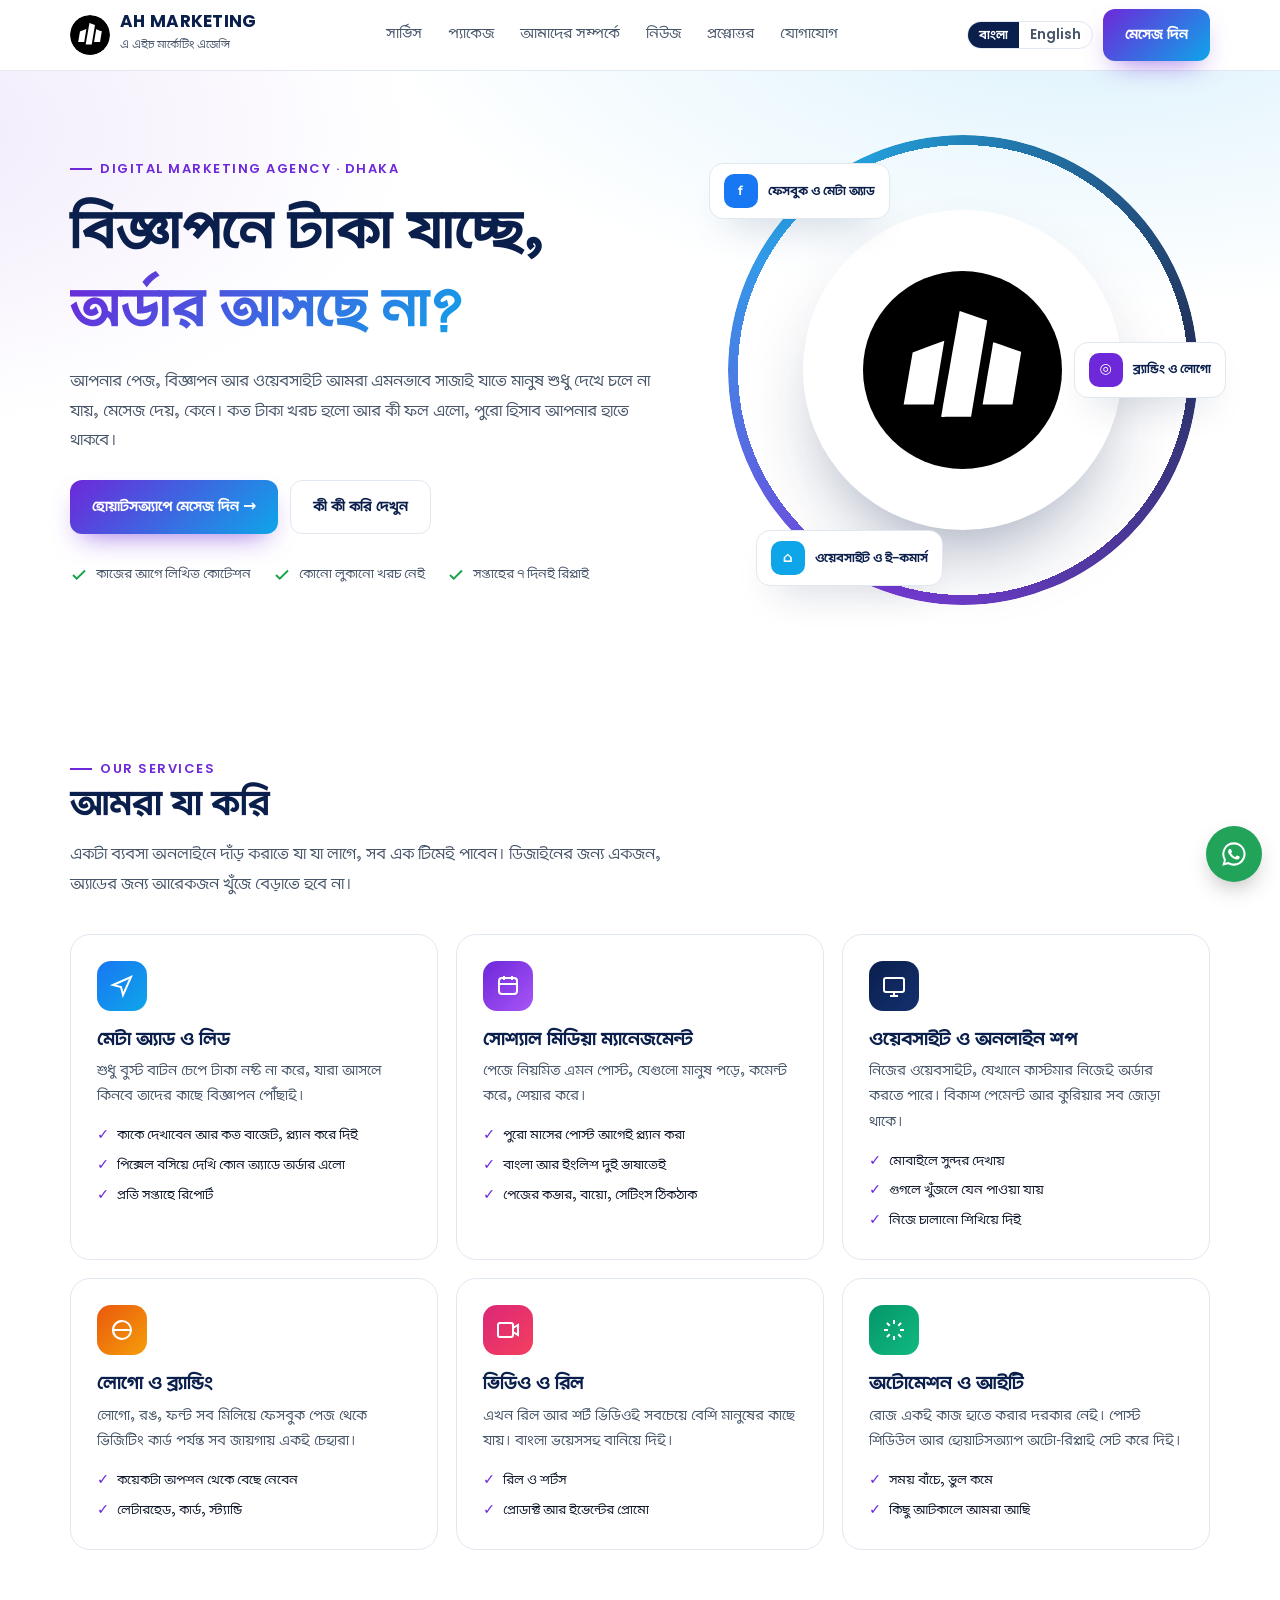
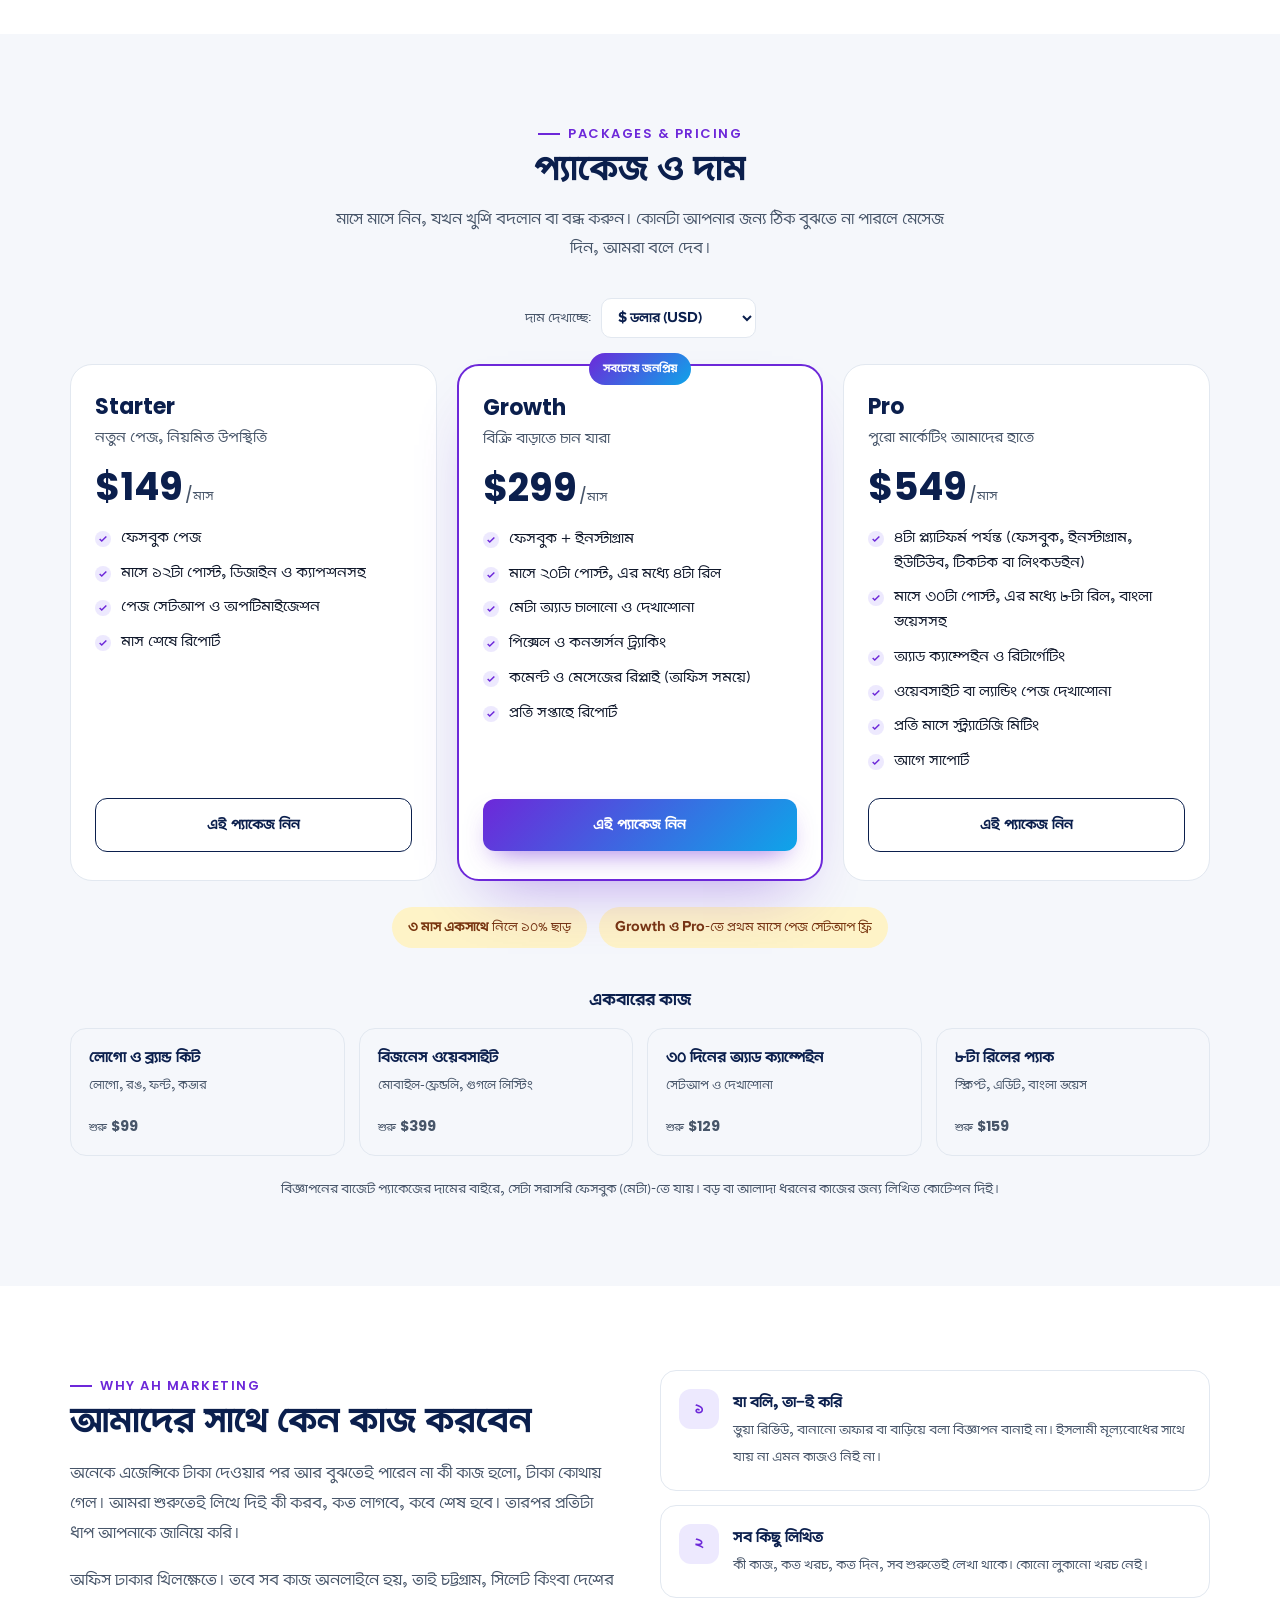
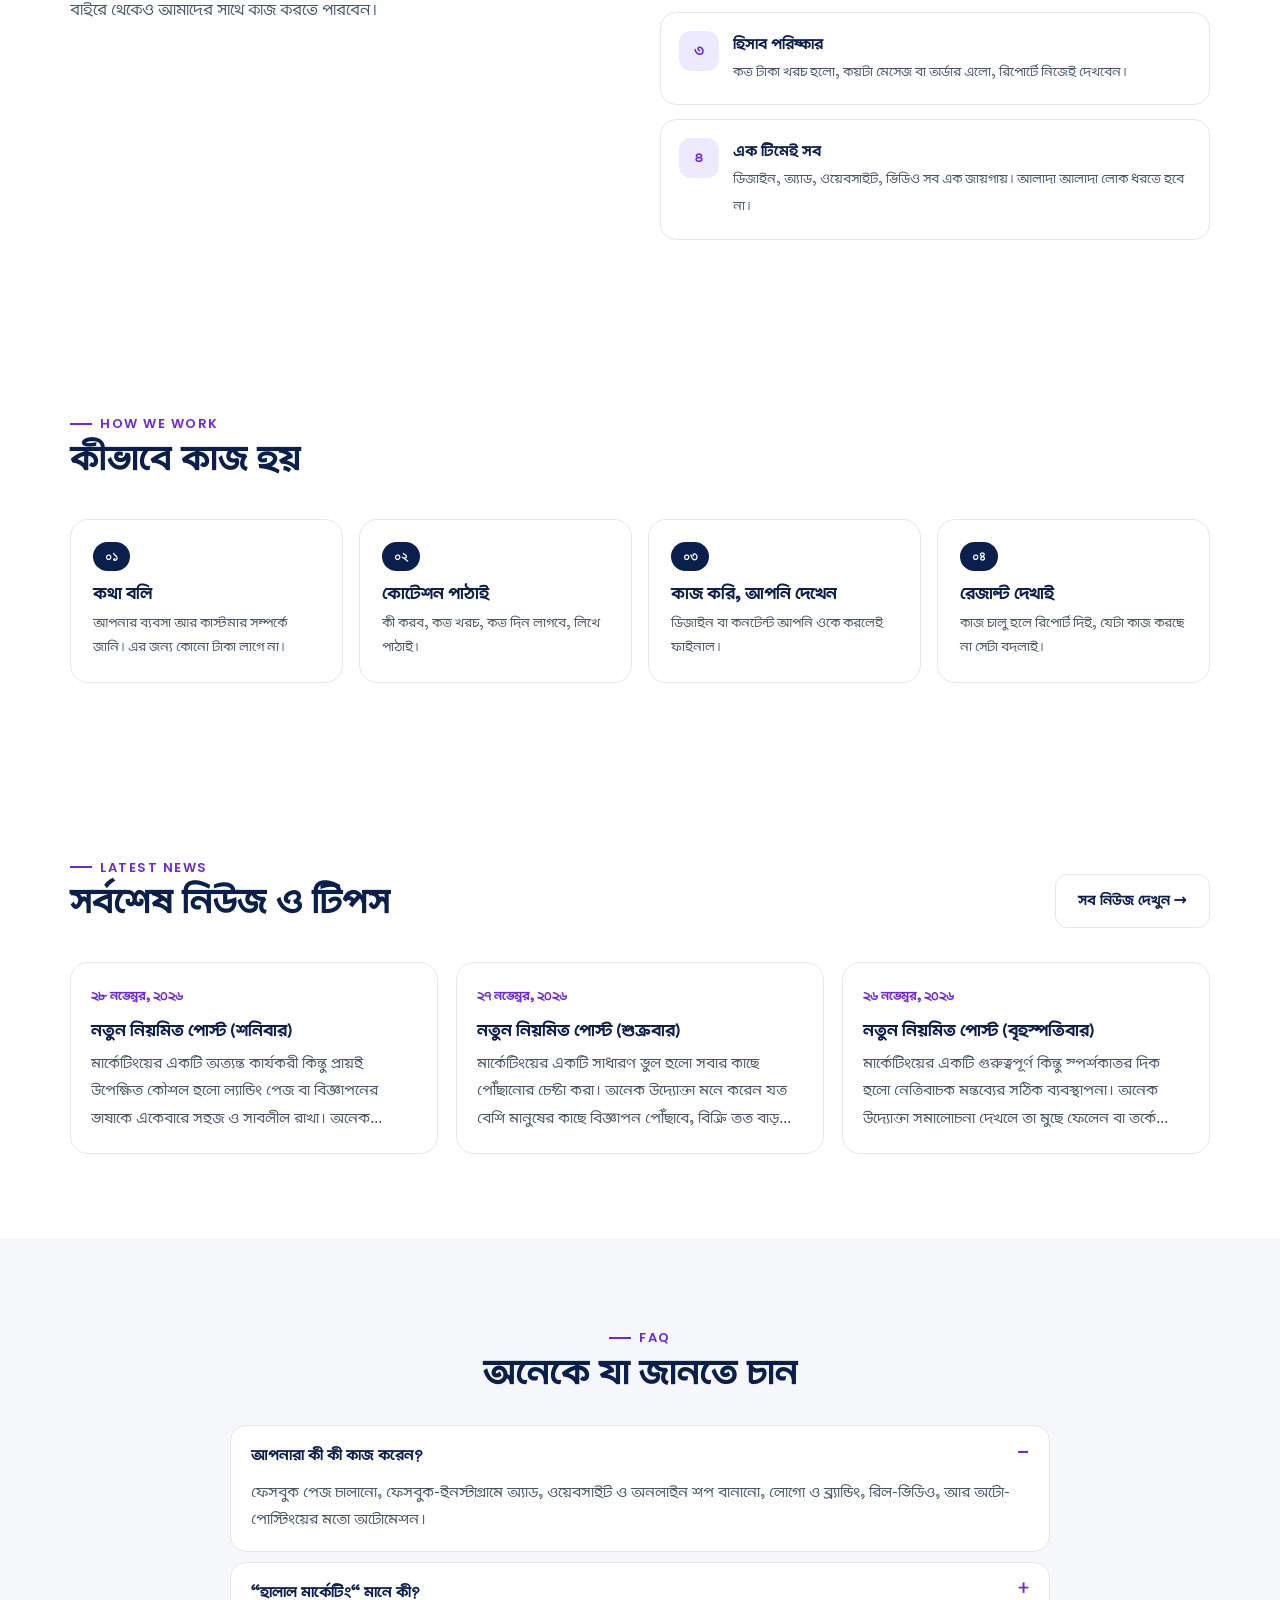
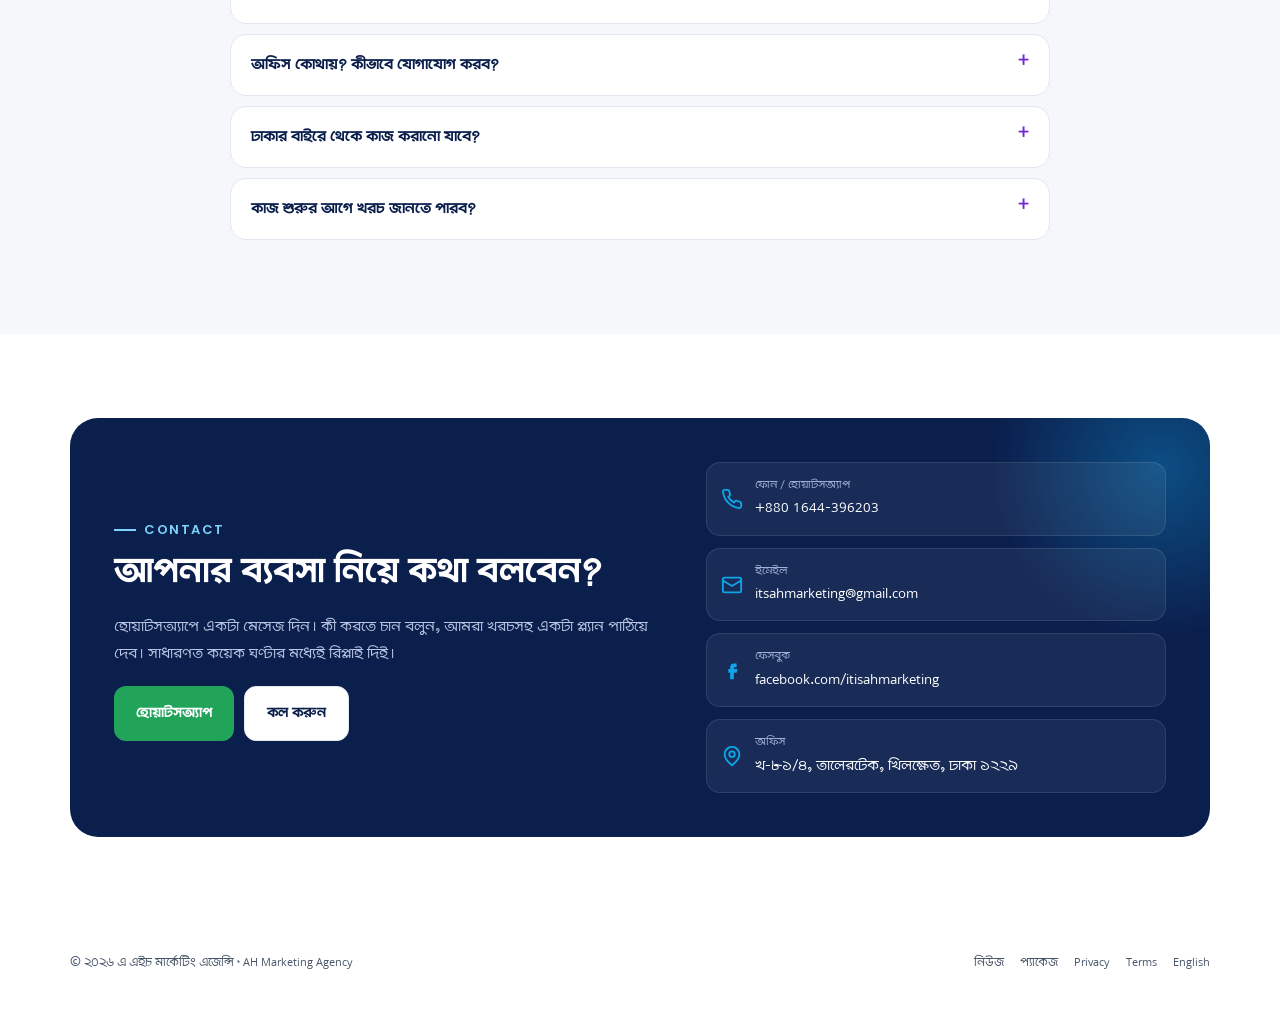
<file: index.html>
<!DOCTYPE html>
<html lang="bn">
<head>
<meta charset="utf-8">
<meta name="viewport" content="width=device-width,initial-scale=1">
<title>AH Marketing Agency | ফেসবুক মার্কেটিং, অ্যাড ও ওয়েবসাইট | খিলক্ষেত, ঢাকা</title>
<meta name="description" content="ফেসবুক পেজ, মেটা অ্যাড, ওয়েবসাইট, লোগো আর ভিডিও। ছোট ও মাঝারি ব্যবসার জন্য এক টিমে। কাজের আগে লিখিত কোটেশন, প্রতি সপ্তাহে রিপোর্ট। অফিস খিলক্ষেত, ঢাকা।">
<meta name="keywords" content="ডিজিটাল মার্কেটিং এজেন্সি ঢাকা, ফেসবুক মার্কেটিং, মেটা অ্যাড, ফেসবুক পেজ ম্যানেজমেন্ট, ওয়েবসাইট তৈরি, ই-কমার্স ওয়েবসাইট, লোগো ডিজাইন, হালাল মার্কেটিং, digital marketing agency Dhaka, Facebook ads Bangladesh, social media management Bangladesh, halal marketing agency, AH Marketing">
<meta name="author" content="AH Marketing Agency">
<meta name="robots" content="index, follow, max-image-preview:large">
<link rel="canonical" href="https://www.itsahmarketing.com/">
<link rel="alternate" hreflang="bn" href="https://www.itsahmarketing.com/">
<link rel="alternate" hreflang="en" href="https://www.itsahmarketing.com/en/">
<link rel="alternate" hreflang="x-default" href="https://www.itsahmarketing.com/">
<link rel="icon" href="/logo.svg">
<meta property="og:type" content="website">
<meta property="og:site_name" content="AH Marketing Agency">
<meta property="og:locale" content="bn_BD">
<meta property="og:locale:alternate" content="en_US">
<meta property="og:title" content="AH Marketing Agency | বিজ্ঞাপনে টাকা যাচ্ছে, অর্ডার আসছে না?">
<meta property="og:description" content="ফেসবুক পেজ, মেটা অ্যাড, ওয়েবসাইট, লোগো আর ভিডিও। ছোট ও মাঝারি ব্যবসার জন্য এক টিমে। কাজের আগে লিখিত কোটেশন, প্রতি সপ্তাহে রিপোর্ট। অফিস খিলক্ষেত, ঢাকা।">
<meta property="og:url" content="https://www.itsahmarketing.com/">
<meta property="og:image" content="https://www.itsahmarketing.com/og.png">
<meta name="twitter:card" content="summary_large_image">
<meta name="twitter:title" content="AH Marketing Agency — Digital Marketing in Dhaka">
<meta name="twitter:description" content="Ethical, halal digital marketing: Facebook ads, social media, websites, branding and video for businesses in Bangladesh.">
<meta name="twitter:image" content="https://www.itsahmarketing.com/og.png">
<link rel="preconnect" href="https://fonts.googleapis.com"><link rel="preconnect" href="https://fonts.gstatic.com" crossorigin>
<link href="https://fonts.googleapis.com/css2?family=Anek+Bangla:wght@500;600;700;800&family=Hind+Siliguri:wght@400;500;600&family=Poppins:wght@500;600;700&display=swap" rel="stylesheet">
<style>
@font-face{font-family:"UN Bangla";src:url("/fonts/UNBangla-Regular.ttf") format("truetype");font-weight:400;font-display:swap}
@font-face{font-family:"UN Bangla";src:url("/fonts/UNBangla-Bold.ttf") format("truetype");font-weight:600 800;font-display:swap}
:root{
  /* AH Marketing: letterhead navy + violet + sky. Clean white canvas, bold Bangla display type. */
  --navy:#0b1f4d;--navy2:#13306e;--violet:#6d28d9;--sky:#0ea5e9;--ink:#0f172a;--sub:#475569;--line:#e2e8f0;--bg:#ffffff;--soft:#f5f7fb;
  --display:"UN Bangla","Anek Bangla",sans-serif;--body:"UN Bangla","Hind Siliguri","Noto Sans Bengali",system-ui,sans-serif;--latin:"Poppins",system-ui,sans-serif;
  color-scheme:light;
}
*{box-sizing:border-box}html{scroll-behavior:smooth}html,body{margin:0}
body{background:var(--bg);color:var(--ink);font-family:var(--body);font-size:16.5px;line-height:1.65;-webkit-font-smoothing:antialiased}
a{color:inherit}img{max-width:100%;display:block}
a:focus-visible,button:focus-visible{outline:2px solid var(--sky);outline-offset:3px}
.wrap{max-width:1180px;margin:0 auto;padding:0 20px}
.btn{display:inline-flex;align-items:center;gap:8px;border-radius:12px;padding:13px 22px;font-weight:600;font-size:16px;text-decoration:none;transition:transform .15s,box-shadow .2s,background .2s}
.btn:hover{transform:translateY(-1px)}
.btn.p{background:linear-gradient(135deg,var(--violet),var(--sky));color:#fff;box-shadow:0 12px 28px -12px rgba(109,40,217,.7)}
.btn.w{background:#fff;color:var(--navy);border:1.5px solid var(--line)}
.btn.g{background:#22a35a;color:#fff}
.eyebrow{display:inline-flex;align-items:center;gap:8px;font-family:var(--latin);font-weight:600;font-size:13px;letter-spacing:1.5px;text-transform:uppercase;color:var(--violet)}
.eyebrow::before{content:"";width:22px;height:2px;background:currentColor}
h1,h2,h3{font-family:var(--display);font-weight:700;line-height:1.25;text-wrap:balance;margin:0}
h2{font-size:clamp(28px,3.6vw,40px);color:var(--navy)}
.lead{color:var(--sub);font-size:18px;max-width:640px}

/* nav */
.nav{position:sticky;top:0;z-index:30;background:rgba(255,255,255,.9);backdrop-filter:saturate(1.4) blur(10px);border-bottom:1px solid var(--line)}
.nav .wrap{display:flex;align-items:center;justify-content:space-between;height:70px;gap:16px}
.logo{display:flex;align-items:center;gap:10px;text-decoration:none}
.logo img{width:40px;height:40px;border-radius:50%}
.logo b{font-family:var(--latin);font-size:17px;color:var(--navy);letter-spacing:.3px;line-height:1.1;display:block}
.logo small{font-size:12.5px;color:var(--sub)}
.links{display:flex;gap:26px;font-weight:500;color:var(--sub)}
.links a{text-decoration:none}.links a:hover{color:var(--navy)}
.links .hot{color:var(--violet);font-weight:600}
@media(max-width:860px){.links{display:none}.nav .btn{padding:10px 14px;font-size:14.5px}}

/* hero */
.hero{position:relative;overflow:hidden;background:radial-gradient(1200px 500px at 85% -10%,rgba(14,165,233,.14),transparent 60%),radial-gradient(900px 500px at -10% 10%,rgba(109,40,217,.10),transparent 60%),var(--bg)}
.hero .wrap{display:grid;grid-template-columns:1.1fr .9fr;gap:40px;align-items:center;padding-top:64px;padding-bottom:64px}
.hero h1{font-size:clamp(36px,5.4vw,62px);font-weight:800;color:var(--navy);margin:14px 0 16px}
.hero h1 span{background:linear-gradient(135deg,var(--violet),var(--sky));-webkit-background-clip:text;background-clip:text;color:transparent}
.hero .cta{display:flex;gap:12px;flex-wrap:wrap;margin-top:24px}
.trust{display:flex;gap:22px;flex-wrap:wrap;margin-top:28px;color:var(--sub);font-size:15px}
.trust span{display:flex;align-items:center;gap:8px}.trust svg{color:#16a34a;flex:none}
.visual{position:relative;aspect-ratio:1/1;max-width:470px;justify-self:center;width:100%}
.visual .ring{position:absolute;inset:0;border-radius:50%;background:conic-gradient(from 200deg,var(--violet),var(--sky),var(--navy),var(--violet));padding:10px;-webkit-mask:radial-gradient(farthest-side,transparent calc(100% - 10px),#000 0);mask:radial-gradient(farthest-side,transparent calc(100% - 10px),#000 0);opacity:.9}
.visual .core{position:absolute;inset:16%;border-radius:50%;background:#fff;box-shadow:0 40px 80px -30px rgba(11,31,77,.45);display:grid;place-items:center}
.visual .core img{width:62%}
.chip{position:absolute;background:#fff;border:1px solid var(--line);border-radius:14px;padding:10px 14px;box-shadow:0 18px 40px -22px rgba(11,31,77,.45);font-size:14px;display:flex;gap:10px;align-items:center;font-weight:600;color:var(--navy)}
.chip i{width:34px;height:34px;border-radius:10px;display:grid;place-items:center;color:#fff;font-style:normal}
.c1{top:6%;left:-4%}.c2{top:44%;right:-6%}.c3{bottom:4%;left:6%}
@media(max-width:900px){.hero .wrap{grid-template-columns:1fr;padding-top:40px}.visual{max-width:340px}.c1{left:0}.c2{right:0}}

section{padding:84px 0}
.head{display:flex;justify-content:space-between;align-items:end;gap:20px;flex-wrap:wrap;margin-bottom:34px}
.head p{margin:10px 0 0}

/* services */
.svc{display:grid;grid-template-columns:repeat(3,1fr);gap:18px}
@media(max-width:900px){.svc{grid-template-columns:1fr 1fr}}@media(max-width:560px){.svc{grid-template-columns:1fr}}
.s{position:relative;background:#fff;border:1px solid var(--line);border-radius:20px;padding:26px;transition:transform .2s,box-shadow .2s,border-color .2s}
.s:hover{transform:translateY(-3px);box-shadow:0 26px 50px -30px rgba(11,31,77,.45);border-color:#c7d2fe}
.s .ic{width:50px;height:50px;border-radius:14px;display:grid;place-items:center;color:#fff;margin-bottom:16px}
.s h3{font-size:21px;color:var(--navy);margin-bottom:6px}
.s p{margin:0;color:var(--sub);font-size:15.5px}
.s ul{list-style:none;padding:0;margin:14px 0 0;display:grid;gap:6px;font-size:14.5px;color:var(--ink)}
.s li{display:flex;gap:8px}.s li::before{content:"✓";color:var(--violet);font-weight:700}

/* books band */
.band{background:linear-gradient(135deg,#0d3b22,#1b6b3a 55%,#245f3b);color:#fff;border-radius:28px;padding:40px;display:grid;grid-template-columns:1fr auto;gap:30px;align-items:center;overflow:hidden;position:relative}
.band h2{color:#fff}.band p{color:#d4e5da;margin:10px 0 22px;max-width:560px}
.band .eyebrow{color:#e8c66b}
.covers{display:flex}
.covers img{width:118px;border-radius:6px;box-shadow:0 24px 40px -18px rgba(0,0,0,.7);border:3px solid rgba(255,255,255,.12)}
.covers img+img{margin-left:-38px}
.covers img:nth-child(2){transform:translateY(-14px)}
.btn.gold{background:#c99a2e;color:#fff}
@media(max-width:820px){.band{grid-template-columns:1fr;padding:28px}.covers img{width:90px}}

/* why */
.soft{background:var(--soft)}
.why{display:grid;grid-template-columns:1fr 1fr;gap:40px;align-items:start}
.vals{display:grid;gap:14px}
.v{display:flex;gap:14px;background:#fff;border:1px solid var(--line);border-radius:16px;padding:18px}
.v b{display:block;color:var(--navy);font-size:17px}.v span{color:var(--sub);font-size:15px}
.v .n{flex:none;width:40px;height:40px;border-radius:12px;background:#ede9fe;color:var(--violet);display:grid;place-items:center;font-weight:700}
@media(max-width:860px){.why{grid-template-columns:1fr}}

/* process */
.steps{display:grid;grid-template-columns:repeat(4,1fr);gap:16px;position:relative}
.st{background:#fff;border:1px solid var(--line);border-radius:18px;padding:22px}
.st .k{font-family:var(--latin);font-weight:700;font-size:14px;color:#fff;background:var(--navy);border-radius:999px;padding:3px 12px;display:inline-block;margin-bottom:12px}
.st h3{font-size:19px;color:var(--navy);margin-bottom:4px}.st p{margin:0;color:var(--sub);font-size:15px}
@media(max-width:860px){.steps{grid-template-columns:1fr 1fr}}@media(max-width:520px){.steps{grid-template-columns:1fr}}

/* faq */
.faq{max-width:860px;margin:0 auto}
.faq details{background:#fff;border:1px solid var(--line);border-radius:16px;padding:16px 20px;margin-bottom:10px}
.faq summary{font-weight:600;font-size:17px;cursor:pointer;color:var(--navy);list-style:none;display:flex;justify-content:space-between;gap:12px}
.faq summary::after{content:"+";color:var(--violet);font-size:22px;line-height:1}
.faq details[open] summary::after{content:"–"}
.faq p{margin:10px 0 0;color:var(--sub)}

/* contact */
.contact{background:var(--navy);color:#dbe4f5;border-radius:28px;padding:44px;display:grid;grid-template-columns:1.1fr .9fr;gap:30px;align-items:center;position:relative;overflow:hidden}
.contact::after{content:"";position:absolute;right:-120px;top:-120px;width:340px;height:340px;border-radius:50%;background:radial-gradient(circle,rgba(14,165,233,.35),transparent 70%)}
.contact h2{color:#fff}.contact p{color:#b9c6e3}
.cinfo{display:grid;gap:12px;position:relative;z-index:1}
.ci{display:flex;gap:12px;align-items:center;background:rgba(255,255,255,.06);border:1px solid rgba(255,255,255,.1);border-radius:14px;padding:12px 14px;text-decoration:none;color:#fff}
.ci svg{flex:none;color:var(--sky)}.ci small{display:block;color:#9fb0d6;font-size:12.5px}
@media(max-width:860px){.contact{grid-template-columns:1fr;padding:28px}}
footer{padding:30px 0 40px;color:var(--sub);font-size:14px}
footer .wrap{display:flex;justify-content:space-between;gap:12px;flex-wrap:wrap}
footer a{text-decoration:none;margin-left:16px}
.waf{position:fixed;right:18px;bottom:18px;z-index:40;width:56px;height:56px;border-radius:50%;background:#22a35a;display:grid;place-items:center;box-shadow:0 10px 24px -8px rgba(0,0,0,.35)}
@media(prefers-reduced-motion:reduce){*{transition:none!important;scroll-behavior:auto!important}}

.lang{display:inline-flex;border:1.5px solid var(--line);border-radius:999px;overflow:hidden;font-size:13.5px;font-weight:600;font-family:Poppins,"UN Bangla",sans-serif}
.lang a,.lang span{padding:6px 11px;text-decoration:none;color:var(--sub);line-height:1}
.lang span{background:var(--navy);color:#fff}
.lang a:hover{color:var(--navy);background:#f1f5f9}
.nav .right{display:flex;align-items:center;gap:10px}
.lang.m{display:none}
.burger{display:none;width:42px;height:42px;border-radius:10px;border:1.5px solid var(--line);background:#fff;cursor:pointer;flex-direction:column;align-items:center;justify-content:center;gap:4px}
.burger span{display:block;width:18px;height:2px;background:var(--navy);border-radius:2px;transition:.2s}
@media(max-width:860px){
 .burger{display:inline-flex}.lang.d{display:none}
 .nav .wrap{position:relative}
 .links#menu{display:none;position:absolute;top:70px;left:0;right:0;background:#fff;border-bottom:1px solid var(--line);box-shadow:0 20px 40px -20px rgba(15,23,42,.25);flex-direction:column;gap:0;padding:8px 20px 18px}
 .links#menu.open{display:flex}
 .links#menu a{padding:13px 4px;border-bottom:1px solid #f1f5f9;font-size:17px;color:var(--navy)}
 .links#menu .lang.m{display:inline-flex;margin-top:14px;align-self:flex-start}
 .nav .btn.p{display:none}
}
@media(max-width:860px){.nav .right .btn.p{display:none}}
.burger.x span:nth-child(1){transform:translateY(6px) rotate(45deg)}.burger.x span:nth-child(2){opacity:0}.burger.x span:nth-child(3){transform:translateY(-6px) rotate(-45deg)}
#news .ngrid{display:grid;grid-template-columns:repeat(3,1fr);gap:18px}
@media(max-width:900px){#news .ngrid{grid-template-columns:1fr}}
#news a.nc{display:block;background:#fff;border:1px solid var(--line);border-radius:18px;padding:20px;text-decoration:none;color:inherit;transition:box-shadow .2s,transform .2s}
#news a.nc:hover{transform:translateY(-2px);box-shadow:0 20px 40px -26px rgba(15,23,42,.35)}
#news .nc small{color:var(--violet);font-weight:600}
#news .nc h3{margin:8px 0 6px;font-size:19px;color:var(--navy);line-height:1.4}
#news .nc p{margin:0;color:var(--sub);display:-webkit-box;-webkit-line-clamp:3;-webkit-box-orient:vertical;overflow:hidden}
#news .more{text-align:center;margin-top:22px}
html[lang=en] body{font-family:Poppins,"UN Bangla",system-ui,sans-serif}
html[lang=en] h1,html[lang=en] h2,html[lang=en] h3{font-family:Poppins,"UN Bangla",sans-serif;letter-spacing:-.3px}

#pricing .cur{display:flex;align-items:center;gap:10px;justify-content:center;margin:18px 0 26px;color:var(--sub);font-size:15px}
#pricing select{font:inherit;padding:8px 12px;border-radius:10px;border:1.5px solid var(--line);background:#fff;color:var(--navy);font-weight:600}
.plans{display:grid;grid-template-columns:repeat(3,1fr);gap:20px;align-items:stretch}
@media(max-width:900px){.plans{grid-template-columns:1fr;max-width:460px;margin:0 auto}}
.plan{position:relative;background:#fff;border:1.5px solid var(--line);border-radius:22px;padding:28px 24px;display:flex;flex-direction:column}
.plan.hot{border:2px solid var(--violet);box-shadow:0 30px 60px -30px rgba(109,40,217,.45)}
.plan .badge{position:absolute;top:-13px;left:50%;transform:translateX(-50%);background:linear-gradient(135deg,var(--violet),var(--sky));color:#fff;font-size:13px;font-weight:700;padding:5px 14px;border-radius:999px;white-space:nowrap}
.plan h3{margin:0;font-family:Poppins,"UN Bangla",sans-serif;font-size:22px;color:var(--navy)}
.plan .tag{color:var(--sub);margin:4px 0 16px}
.plan .amt{font-family:Poppins,"UN Bangla",sans-serif;font-size:38px;font-weight:700;color:var(--navy);line-height:1}
.plan .amt small{font-size:15px;font-weight:500;color:var(--sub);margin-left:2px}
.plan ul{list-style:none;padding:0;margin:20px 0 24px;display:grid;gap:10px;flex:1;align-content:start}
.plan li{padding-left:26px;position:relative;line-height:1.5}
.plan li:before{content:"";position:absolute;left:0;top:5px;width:16px;height:16px;border-radius:50%;background:#ede9fe url("data:image/svg+xml,%3Csvg xmlns='http://www.w3.org/2000/svg' viewBox='0 0 24 24' fill='none' stroke='%236d28d9' stroke-width='3.5'%3E%3Cpath d='M20 6 9 17l-5-5'/%3E%3C/svg%3E") center/10px no-repeat}
.plan .btn{justify-content:center}
.plan:not(.hot) .btn{background:#fff;color:var(--navy);border:1.5px solid var(--navy);box-shadow:none}
.offers{display:flex;gap:12px;justify-content:center;flex-wrap:wrap;margin:26px 0 0}
.offers span{background:#fef3c7;color:#78350f;border-radius:999px;padding:8px 16px;font-size:15px}
.once{margin-top:40px}
.once h3{text-align:center;margin:0 0 16px;color:var(--navy)}
.ogrid{display:grid;grid-template-columns:repeat(4,1fr);gap:14px}
@media(max-width:900px){.ogrid{grid-template-columns:1fr 1fr}}
@media(max-width:520px){.ogrid{grid-template-columns:1fr}}
.oc{background:var(--soft,#f8fafc);border:1px solid var(--line);border-radius:16px;padding:16px 18px}
.oc b{display:block;color:var(--navy)}
.oc span{color:var(--sub);font-size:14px}
.oc .p{margin-top:10px;font-family:Poppins,"UN Bangla",sans-serif;font-weight:700;color:var(--violet);font-size:18px}
.oc .p small{font-weight:500;color:var(--sub);font-size:13px;margin-right:4px}
.pnote{text-align:center;color:var(--sub);font-size:14.5px;max-width:720px;margin:22px auto 0}
</style>
<script type="application/ld+json">
{
  "@context": "https://schema.org",
  "@graph": [
    {
      "@type": ["ProfessionalService", "LocalBusiness"],
      "@id": "https://www.itsahmarketing.com/#business",
      "name": "AH Marketing Agency",
      "alternateName": ["এ এইচ মার্কেটিং এজেন্সি", "AH Marketing", "এ এইচ মার্কেটিং"],
      "description": "Ethical, halal digital marketing agency in Khilkhet, Dhaka, Bangladesh: Facebook page management, Meta ads, websites and e-commerce, logo and branding, video content and IT solutions for small and medium businesses.",
      "url": "https://www.itsahmarketing.com/",
      "logo": "https://www.itsahmarketing.com/logo.svg",
      "image": "https://www.itsahmarketing.com/og.png",
      "telephone": "+8801644396203",
      "email": "itsahmarketing@gmail.com",
      "address": {
        "@type": "PostalAddress",
        "streetAddress": "Kha-81/4, Talertek, Khilkhet",
        "addressLocality": "Dhaka",
        "postalCode": "1229",
        "addressCountry": "BD"
      },
      "areaServed": [{"@type": "Country", "name": "Bangladesh"}, {"@type": "City", "name": "Dhaka"}],
      "openingHoursSpecification": {"@type": "OpeningHoursSpecification", "dayOfWeek": ["Monday","Tuesday","Wednesday","Thursday","Friday","Saturday","Sunday"], "opens": "00:00", "closes": "23:59"},
      "sameAs": ["https://www.facebook.com/itisahmarketing"],
      "knowsLanguage": ["bn", "en"],
      "hasOfferCatalog": {
        "@type": "OfferCatalog",
        "name": "Digital marketing services",
        "itemListElement": [
          {"@type": "Offer", "itemOffered": {"@type": "Service", "name": "Social media management (Facebook, Instagram, YouTube, LinkedIn)"}},
          {"@type": "Offer", "itemOffered": {"@type": "Service", "name": "Meta (Facebook and Instagram) ads and lead generation"}},
          {"@type": "Offer", "itemOffered": {"@type": "Service", "name": "Website and e-commerce development"}},
          {"@type": "Offer", "itemOffered": {"@type": "Service", "name": "Logo design and branding"}},
          {"@type": "Offer", "itemOffered": {"@type": "Service", "name": "Video, reels and content creation"}},
          {"@type": "Offer", "itemOffered": {"@type": "Service", "name": "Marketing automation and IT solutions"}}
        ]
      }
    },
    {
      "@type": "WebSite",
      "@id": "https://www.itsahmarketing.com/#website",
      "url": "https://www.itsahmarketing.com/",
      "name": "AH Marketing Agency",
      "inLanguage": ["bn-BD", "en"],
      "publisher": {"@id": "https://www.itsahmarketing.com/#business"}
    },
    {
      "@type": "FAQPage",
      "mainEntity": [
        {"@type": "Question", "name": "আপনারা কী কী কাজ করেন?", "acceptedAnswer": {"@type": "Answer", "text": "ফেসবুক পেজ চালানো, ফেসবুক-ইনস্টাগ্রামে অ্যাড, ওয়েবসাইট ও অনলাইন শপ বানানো, লোগো ও ব্র্যান্ডিং, রিল-ভিডিও, আর অটো-পোস্টিংয়ের মতো অটোমেশন।"}},
        {"@type": "Question", "name": "\"হালাল মার্কেটিং\" মানে কী?", "acceptedAnswer": {"@type": "Answer", "text": "সহজ কথায়: মিথ্যা বলে বিক্রি করাই না। ভুয়া রিভিউ, বানানো অফার, কিংবা ইসলামী মূল্যবোধের সাথে যায় না এমন কিছুর প্রচার আমরা করি না।"}},
        {"@type": "Question", "name": "অফিস কোথায়? কীভাবে যোগাযোগ করব?", "acceptedAnswer": {"@type": "Answer", "text": "অফিস: খ-৮১/৪, তালেরটেক, খিলক্ষেত, ঢাকা ১২২৯। ফোন ও হোয়াটসঅ্যাপ: +880 1644-396203। ফেসবুক: facebook.com/itisahmarketing।"}},
        {"@type": "Question", "name": "ঢাকার বাইরে থেকে কাজ করানো যাবে?", "acceptedAnswer": {"@type": "Answer", "text": "যাবে। মিটিং, ফাইল দেওয়া-নেওয়া, পেমেন্ট সবই অনলাইনে হয়। দেশের বাইরের ক্লায়েন্টদের সাথেও কাজ করি।"}},
        {"@type": "Question", "name": "কাজ শুরুর আগে খরচ জানতে পারব?", "acceptedAnswer": {"@type": "Answer", "text": "অবশ্যই। কী লাগবে জেনে আমরা লিখিত কোটেশন পাঠাই। সেটা দেখে তারপর সিদ্ধান্ত নেবেন।"}}
      ]
    }
  ]
}
</script>
</head>
<body>
<header class="nav"><div class="wrap">
  <a class="logo" href="/"><img src="/logo.svg" alt="AH Marketing Agency"><span><b>AH MARKETING</b><small>এ এইচ মার্কেটিং এজেন্সি</small></span></a>
  <nav class="links" id="menu"><a href="#services">সার্ভিস</a><a href="#pricing">প্যাকেজ</a><a href="#why">আমাদের সম্পর্কে</a><a href="/news.html">নিউজ</a><a href="#faq">প্রশ্নোত্তর</a><a href="#contact">যোগাযোগ</a><div class="lang m" aria-label="Language"><span>বাংলা</span><a href="/en/" hreflang="en" lang="en">English</a></div></nav>
  <div class="right"><div class="lang d" aria-label="Language"><span>বাংলা</span><a href="/en/" hreflang="en" lang="en">English</a></div><a class="btn p" href="https://wa.me/8801644396203?text=%E0%A6%86%E0%A6%B8%E0%A6%B8%E0%A6%BE%E0%A6%B2%E0%A6%BE%E0%A6%AE%E0%A7%81%20%E0%A6%86%E0%A6%B2%E0%A6%BE%E0%A6%87%E0%A6%95%E0%A7%81%E0%A6%AE" target="_blank" rel="noopener">মেসেজ দিন</a><button class="burger" id="burger" aria-label="Menu" aria-expanded="false" aria-controls="menu"><span></span><span></span><span></span></button></div>
</div></header>

<main>
<section class="hero" style="padding:0"><div class="wrap">
  <div>
    <span class="eyebrow">Digital Marketing Agency · Dhaka</span>
    <h1>বিজ্ঞাপনে টাকা যাচ্ছে, <span>অর্ডার আসছে না?</span></h1>
    <p class="lead">আপনার পেজ, বিজ্ঞাপন আর ওয়েবসাইট আমরা এমনভাবে সাজাই যাতে মানুষ শুধু দেখে চলে না যায়, মেসেজ দেয়, কেনে। কত টাকা খরচ হলো আর কী ফল এলো, পুরো হিসাব আপনার হাতে থাকবে।</p>
    <div class="cta"><a class="btn p" href="https://wa.me/8801644396203?text=%E0%A6%86%E0%A6%B8%E0%A6%B8%E0%A6%BE%E0%A6%B2%E0%A6%BE%E0%A6%AE%E0%A7%81%20%E0%A6%86%E0%A6%B2%E0%A6%BE%E0%A6%87%E0%A6%95%E0%A7%81%E0%A6%AE" target="_blank" rel="noopener">হোয়াটসঅ্যাপে মেসেজ দিন →</a><a class="btn w" href="#services">কী কী করি দেখুন</a></div>
    <div class="trust">
      <span><svg width="18" height="18" viewBox="0 0 24 24" fill="none" stroke="currentColor" stroke-width="2.5"><path d="M20 6 9 17l-5-5"/></svg>কাজের আগে লিখিত কোটেশন</span>
      <span><svg width="18" height="18" viewBox="0 0 24 24" fill="none" stroke="currentColor" stroke-width="2.5"><path d="M20 6 9 17l-5-5"/></svg>কোনো লুকানো খরচ নেই</span>
      <span><svg width="18" height="18" viewBox="0 0 24 24" fill="none" stroke="currentColor" stroke-width="2.5"><path d="M20 6 9 17l-5-5"/></svg>সপ্তাহের ৭ দিনই রিপ্লাই</span>
    </div>
  </div>
  <div class="visual" aria-hidden="true">
    <div class="ring"></div><div class="core"><img src="/logo.svg" alt=""></div>
    <div class="chip c1"><i style="background:#1877f2">f</i>ফেসবুক ও মেটা অ্যাড</div>
    <div class="chip c2"><i style="background:var(--violet)">◎</i>ব্র্যান্ডিং ও লোগো</div>
    <div class="chip c3"><i style="background:var(--sky)">⌂</i>ওয়েবসাইট ও ই-কমার্স</div>
  </div>
</div></section>

<section id="services"><div class="wrap">
  <div class="head"><div><span class="eyebrow">Our Services</span><h2>আমরা যা করি</h2><p class="lead">একটা ব্যবসা অনলাইনে দাঁড় করাতে যা যা লাগে, সব এক টিমেই পাবেন। ডিজাইনের জন্য একজন, অ্যাডের জন্য আরেকজন খুঁজে বেড়াতে হবে না।</p></div></div>
  <div class="svc">
    <article class="s"><div class="ic" style="background:linear-gradient(135deg,#1877f2,#0ea5e9)"><svg width="24" height="24" viewBox="0 0 24 24" fill="none" stroke="#fff" stroke-width="2"><path d="M3 11l18-8-8 18-2-8-8-2z"/></svg></div><h3>মেটা অ্যাড ও লিড</h3><p>শুধু বুস্ট বাটন চেপে টাকা নষ্ট না করে, যারা আসলে কিনবে তাদের কাছে বিজ্ঞাপন পৌঁছাই।</p><ul><li>কাকে দেখাবেন আর কত বাজেট, প্ল্যান করে দিই</li><li>পিক্সেল বসিয়ে দেখি কোন অ্যাডে অর্ডার এলো</li><li>প্রতি সপ্তাহে রিপোর্ট</li></ul></article>
    <article class="s"><div class="ic" style="background:linear-gradient(135deg,#6d28d9,#a855f7)"><svg width="24" height="24" viewBox="0 0 24 24" fill="none" stroke="#fff" stroke-width="2"><rect x="3" y="4" width="18" height="16" rx="3"/><path d="M8 2v4M16 2v4M3 10h18"/></svg></div><h3>সোশ্যাল মিডিয়া ম্যানেজমেন্ট</h3><p>পেজে নিয়মিত এমন পোস্ট, যেগুলো মানুষ পড়ে, কমেন্ট করে, শেয়ার করে।</p><ul><li>পুরো মাসের পোস্ট আগেই প্ল্যান করা</li><li>বাংলা আর ইংলিশ দুই ভাষাতেই</li><li>পেজের কভার, বায়ো, সেটিংস ঠিকঠাক</li></ul></article>
    <article class="s"><div class="ic" style="background:linear-gradient(135deg,#0b1f4d,#13306e)"><svg width="24" height="24" viewBox="0 0 24 24" fill="none" stroke="#fff" stroke-width="2"><rect x="2" y="4" width="20" height="14" rx="2"/><path d="M8 22h8M12 18v4"/></svg></div><h3>ওয়েবসাইট ও অনলাইন শপ</h3><p>নিজের ওয়েবসাইট, যেখানে কাস্টমার নিজেই অর্ডার করতে পারে। বিকাশ পেমেন্ট আর কুরিয়ার সব জোড়া থাকে।</p><ul><li>মোবাইলে সুন্দর দেখায়</li><li>গুগলে খুঁজলে যেন পাওয়া যায়</li><li>নিজে চালানো শিখিয়ে দিই</li></ul></article>
    <article class="s"><div class="ic" style="background:linear-gradient(135deg,#ea580c,#f59e0b)"><svg width="24" height="24" viewBox="0 0 24 24" fill="none" stroke="#fff" stroke-width="2"><circle cx="12" cy="12" r="9"/><path d="M12 3a9 9 0 0 0 0 18M3 12h18"/></svg></div><h3>লোগো ও ব্র্যান্ডিং</h3><p>লোগো, রঙ, ফন্ট সব মিলিয়ে ফেসবুক পেজ থেকে ভিজিটিং কার্ড পর্যন্ত সব জায়গায় একই চেহারা।</p><ul><li>কয়েকটা অপশন থেকে বেছে নেবেন</li><li>লেটারহেড, কার্ড, স্ট্যান্ডি</li></ul></article>
    <article class="s"><div class="ic" style="background:linear-gradient(135deg,#db2777,#f43f5e)"><svg width="24" height="24" viewBox="0 0 24 24" fill="none" stroke="#fff" stroke-width="2"><rect x="2" y="5" width="15" height="14" rx="2"/><path d="m17 10 5-3v10l-5-3z"/></svg></div><h3>ভিডিও ও রিল</h3><p>এখন রিল আর শর্ট ভিডিওই সবচেয়ে বেশি মানুষের কাছে যায়। বাংলা ভয়েসসহ বানিয়ে দিই।</p><ul><li>রিল ও শর্টস</li><li>প্রোডাক্ট আর ইভেন্টের প্রোমো</li></ul></article>
    <article class="s"><div class="ic" style="background:linear-gradient(135deg,#059669,#10b981)"><svg width="24" height="24" viewBox="0 0 24 24" fill="none" stroke="#fff" stroke-width="2"><path d="M12 2v4M12 18v4M4.9 4.9l2.8 2.8M16.3 16.3l2.8 2.8M2 12h4M18 12h4M4.9 19.1l2.8-2.8M16.3 7.7l2.8-2.8"/></svg></div><h3>অটোমেশন ও আইটি</h3><p>রোজ একই কাজ হাতে করার দরকার নেই। পোস্ট শিডিউল আর হোয়াটসঅ্যাপ অটো-রিপ্লাই সেট করে দিই।</p><ul><li>সময় বাঁচে, ভুল কমে</li><li>কিছু আটকালে আমরা আছি</li></ul></article>
  </div>
</div></section>


<section id="pricing" class="soft"><div class="wrap">
  <div class="head" style="text-align:center;display:block"><span class="eyebrow">Packages & Pricing</span><h2>প্যাকেজ ও দাম</h2><p class="lead" style="margin:10px auto 0;max-width:640px">মাসে মাসে নিন, যখন খুশি বদলান বা বন্ধ করুন। কোনটা আপনার জন্য ঠিক বুঝতে না পারলে মেসেজ দিন, আমরা বলে দেব।</p></div>
  <div class="cur"><label for="curSel">দাম দেখাচ্ছে:</label><select id="curSel"><option value="BDT">৳ টাকা (বাংলাদেশ)</option><option value="USD">$ ডলার (USD)</option><option value="GBP">£ পাউন্ড (UK)</option><option value="EUR">€ ইউরো</option><option value="CAD">$ কানাডিয়ান ডলার</option><option value="AUD">$ অস্ট্রেলিয়ান ডলার</option><option value="AED">দিরহাম (UAE)</option><option value="SAR">রিয়াল (সৌদি)</option></select></div>
  <div class="plans">
    <div class="plan"><h3>Starter</h3><p class="tag">নতুন পেজ, নিয়মিত উপস্থিতি</p>
      <div class="amt"><span data-pi="0">7500</span><small>/মাস</small></div>
      <ul><li>ফেসবুক পেজ</li><li>মাসে ১২টা পোস্ট, ডিজাইন ও ক্যাপশনসহ</li><li>পেজ সেটআপ ও অপটিমাইজেশন</li><li>মাস শেষে রিপোর্ট</li></ul>
      <a class="btn p" data-plan="Starter" href="https://wa.me/8801644396203" target="_blank" rel="noopener">এই প্যাকেজ নিন</a></div>
    <div class="plan hot"><span class="badge">সবচেয়ে জনপ্রিয়</span><h3>Growth</h3><p class="tag">বিক্রি বাড়াতে চান যারা</p>
      <div class="amt"><span data-pi="1">14500</span><small>/মাস</small></div>
      <ul><li>ফেসবুক + ইনস্টাগ্রাম</li><li>মাসে ২০টা পোস্ট, এর মধ্যে ৪টা রিল</li><li>মেটা অ্যাড চালানো ও দেখাশোনা</li><li>পিক্সেল ও কনভার্সন ট্র্যাকিং</li><li>কমেন্ট ও মেসেজের রিপ্লাই (অফিস সময়ে)</li><li>প্রতি সপ্তাহে রিপোর্ট</li></ul>
      <a class="btn p" data-plan="Growth" href="https://wa.me/8801644396203" target="_blank" rel="noopener">এই প্যাকেজ নিন</a></div>
    <div class="plan"><h3>Pro</h3><p class="tag">পুরো মার্কেটিং আমাদের হাতে</p>
      <div class="amt"><span data-pi="2">24500</span><small>/মাস</small></div>
      <ul><li>৪টা প্ল্যাটফর্ম পর্যন্ত (ফেসবুক, ইনস্টাগ্রাম, ইউটিউব, টিকটক বা লিংকডইন)</li><li>মাসে ৩০টা পোস্ট, এর মধ্যে ৮টা রিল, বাংলা ভয়েসসহ</li><li>অ্যাড ক্যাম্পেইন ও রিটার্গেটিং</li><li>ওয়েবসাইট বা ল্যান্ডিং পেজ দেখাশোনা</li><li>প্রতি মাসে স্ট্র্যাটেজি মিটিং</li><li>আগে সাপোর্ট</li></ul>
      <a class="btn p" data-plan="Pro" href="https://wa.me/8801644396203" target="_blank" rel="noopener">এই প্যাকেজ নিন</a></div>
  </div>
  <div class="offers"><span><b>৩ মাস একসাথে</b> নিলে ১০% ছাড়</span><span><b>Growth ও Pro</b>-তে প্রথম মাসে পেজ সেটআপ ফ্রি</span></div>
  <div class="once"><h3>একবারের কাজ</h3><div class="ogrid"><div class="oc"><b>লোগো ও ব্র্যান্ড কিট</b><span>লোগো, রঙ, ফন্ট, কভার</span><div class="p"><small>শুরু</small><span data-pi="3">5000</span></div></div><div class="oc"><b>বিজনেস ওয়েবসাইট</b><span>মোবাইল-ফ্রেন্ডলি, গুগলে লিস্টিং</span><div class="p"><small>শুরু</small><span data-pi="4">20000</span></div></div><div class="oc"><b>৩০ দিনের অ্যাড ক্যাম্পেইন</b><span>সেটআপ ও দেখাশোনা</span><div class="p"><small>শুরু</small><span data-pi="5">6000</span></div></div><div class="oc"><b>৮টা রিলের প্যাক</b><span>স্ক্রিপ্ট, এডিট, বাংলা ভয়েস</span><div class="p"><small>শুরু</small><span data-pi="6">8000</span></div></div></div></div>
  <p class="pnote">বিজ্ঞাপনের বাজেট প্যাকেজের দামের বাইরে, সেটা সরাসরি ফেসবুক (মেটা)-তে যায়। বড় বা আলাদা ধরনের কাজের জন্য লিখিত কোটেশন দিই।</p>
</div></section>
<script>
(function(){
var P={"BDT": [7500, 14500, 24500, 5000, 20000, 6000, 8000], "USD": [149, 299, 549, 99, 399, 129, 159], "GBP": [119, 239, 439, 79, 319, 99, 129], "EUR": [139, 279, 509, 89, 369, 119, 149], "CAD": [199, 399, 749, 139, 549, 179, 219], "AUD": [229, 449, 829, 149, 599, 199, 239], "AED": [549, 1099, 1999, 369, 1469, 479, 589], "SAR": [559, 1119, 2049, 379, 1499, 489, 599]},LANG="bn",WA="https://wa.me/8801644396203?text=",MSG="আসসালামু আলাইকুম, আমি {p} প্যাকেজ নিয়ে জানতে চাই।";
var EU=/^(Europe\/(Berlin|Paris|Madrid|Rome|Amsterdam|Brussels|Vienna|Dublin|Lisbon|Helsinki|Athens|Luxembourg|Bratislava|Ljubljana|Tallinn|Riga|Vilnius|Malta|Nicosia|Zagreb|Monaco|Andorra|San_Marino|Vatican|Busingen)|Atlantic\/(Canary|Madeira|Azores)|Africa\/Ceuta|Asia\/Famagusta)$/;
var CA=/^America\/(Toronto|Vancouver|Edmonton|Winnipeg|Halifax|St_Johns|Regina|Moncton|Whitehorse|Yellowknife|Iqaluit|Glace_Bay|Goose_Bay|Swift_Current|Dawson_Creek|Fort_Nelson|Creston|Cambridge_Bay|Rankin_Inlet|Resolute|Atikokan|Blanc-Sablon|Dawson|Inuvik|Montreal)$/;
function guess(){var tz="";try{tz=Intl.DateTimeFormat().resolvedOptions().timeZone||""}catch(e){}
 if(tz==="Asia/Dhaka")return"BDT";if(/^Europe\/(London|Belfast|Guernsey|Jersey|Isle_of_Man)$/.test(tz))return"GBP";if(EU.test(tz))return"EUR";
 if(CA.test(tz))return"CAD";if(/^Australia\//.test(tz))return"AUD";if(tz==="Asia/Dubai")return"AED";if(tz==="Asia/Riyadh")return"SAR";
 if(!tz&&LANG==="bn")return"BDT";return"USD"}
var BN="০১২৩৪৫৬৭৮৯";
function fmt(c,n){if(c==="BDT"){var s="৳"+n.toLocaleString("en-IN");return LANG==="bn"?s.replace(/\d/g,function(d){return BN[d]}):s}
 try{return new Intl.NumberFormat(LANG==="bn"?"en":"en",{style:"currency",currency:c,maximumFractionDigits:0,currencyDisplay:(c==="AED"||c==="SAR")?"code":"narrowSymbol"}).format(n)}catch(e){return c+" "+n}}
function set(c){if(!P[c])c="USD";document.querySelectorAll("[data-pi]").forEach(function(el){el.textContent=fmt(c,P[c][+el.getAttribute("data-pi")])});
 var s=document.getElementById("curSel");if(s)s.value=c;try{localStorage.setItem("ahm_cur",c)}catch(e){}}
var q=(location.search.match(/[?&]cur=([A-Za-z]{3})/)||[])[1],saved=null;try{saved=localStorage.getItem("ahm_cur")}catch(e){}
set((q&&q.toUpperCase())||saved||guess());
var s=document.getElementById("curSel");if(s)s.addEventListener("change",function(){set(s.value)});
document.querySelectorAll("[data-plan]").forEach(function(a){a.href=WA+encodeURIComponent(MSG.replace("{p}",a.getAttribute("data-plan")))});
})();
</script>

<section id="why"><div class="wrap why">
  <div><span class="eyebrow">Why AH Marketing</span><h2>আমাদের সাথে কেন কাজ করবেন</h2>
  <p class="lead" style="margin-top:12px">অনেকে এজেন্সিকে টাকা দেওয়ার পর আর বুঝতেই পারেন না কী কাজ হলো, টাকা কোথায় গেল। আমরা শুরুতেই লিখে দিই কী করব, কত লাগবে, কবে শেষ হবে। তারপর প্রতিটা ধাপ আপনাকে জানিয়ে করি।</p>
  <p class="lead">অফিস ঢাকার খিলক্ষেতে। তবে সব কাজ অনলাইনে হয়, তাই চট্টগ্রাম, সিলেট কিংবা দেশের বাইরে থেকেও আমাদের সাথে কাজ করতে পারবেন।</p></div>
  <div class="vals">
    <div class="v"><span class="n">১</span><div><b>যা বলি, তা-ই করি</b><span>ভুয়া রিভিউ, বানানো অফার বা বাড়িয়ে বলা বিজ্ঞাপন বানাই না। ইসলামী মূল্যবোধের সাথে যায় না এমন কাজও নিই না।</span></div></div>
    <div class="v"><span class="n">২</span><div><b>সব কিছু লিখিত</b><span>কী কাজ, কত খরচ, কত দিন, সব শুরুতেই লেখা থাকে। কোনো লুকানো খরচ নেই।</span></div></div>
    <div class="v"><span class="n">৩</span><div><b>হিসাব পরিষ্কার</b><span>কত টাকা খরচ হলো, কয়টা মেসেজ বা অর্ডার এলো, রিপোর্টে নিজেই দেখবেন।</span></div></div>
    <div class="v"><span class="n">৪</span><div><b>এক টিমেই সব</b><span>ডিজাইন, অ্যাড, ওয়েবসাইট, ভিডিও সব এক জায়গায়। আলাদা আলাদা লোক ধরতে হবে না।</span></div></div>
  </div>
</div></section>

<section id="process"><div class="wrap">
  <div class="head"><div><span class="eyebrow">How we work</span><h2>কীভাবে কাজ হয়</h2></div></div>
  <div class="steps">
    <div class="st"><span class="k">০১</span><h3>কথা বলি</h3><p>আপনার ব্যবসা আর কাস্টমার সম্পর্কে জানি। এর জন্য কোনো টাকা লাগে না।</p></div>
    <div class="st"><span class="k">০২</span><h3>কোটেশন পাঠাই</h3><p>কী করব, কত খরচ, কত দিন লাগবে, লিখে পাঠাই।</p></div>
    <div class="st"><span class="k">০৩</span><h3>কাজ করি, আপনি দেখেন</h3><p>ডিজাইন বা কনটেন্ট আপনি ওকে করলেই ফাইনাল।</p></div>
    <div class="st"><span class="k">০৪</span><h3>রেজাল্ট দেখাই</h3><p>কাজ চালু হলে রিপোর্ট দিই, যেটা কাজ করছে না সেটা বদলাই।</p></div>
  </div>
</div></section>

<section id="news" style="display:none"><div class="wrap">
  <div class="head" style="display:flex;justify-content:space-between;align-items:end;gap:16px;flex-wrap:wrap"><div><span class="eyebrow">Latest News</span><h2>সর্বশেষ নিউজ ও টিপস</h2></div><a class="btn w" href="/news.html">সব নিউজ দেখুন →</a></div>
  <div class="ngrid" id="ngrid"></div>
</div></section>

<section id="faq" class="soft"><div class="wrap faq">
  <div style="text-align:center;margin-bottom:26px"><span class="eyebrow">FAQ</span><h2>অনেকে যা জানতে চান</h2></div>
  <details open><summary>আপনারা কী কী কাজ করেন?</summary><p>ফেসবুক পেজ চালানো, ফেসবুক-ইনস্টাগ্রামে অ্যাড, ওয়েবসাইট ও অনলাইন শপ বানানো, লোগো ও ব্র্যান্ডিং, রিল-ভিডিও, আর অটো-পোস্টিংয়ের মতো অটোমেশন।</p></details>
  <details><summary>"হালাল মার্কেটিং" মানে কী?</summary><p>সহজ কথায়: মিথ্যা বলে বিক্রি করাই না। ভুয়া রিভিউ, বানানো অফার, কিংবা ইসলামী মূল্যবোধের সাথে যায় না এমন কিছুর প্রচার আমরা করি না।</p></details>
  <details><summary>অফিস কোথায়? কীভাবে যোগাযোগ করব?</summary><p>অফিস: খ-৮১/৪, তালেরটেক, খিলক্ষেত, ঢাকা ১২২৯। ফোন ও হোয়াটসঅ্যাপ: +880 1644-396203। ফেসবুক: facebook.com/itisahmarketing।</p></details>
  <details><summary>ঢাকার বাইরে থেকে কাজ করানো যাবে?</summary><p>যাবে। মিটিং, ফাইল দেওয়া-নেওয়া, পেমেন্ট সবই অনলাইনে হয়। দেশের বাইরের ক্লায়েন্টদের সাথেও কাজ করি।</p></details>
  <details><summary>কাজ শুরুর আগে খরচ জানতে পারব?</summary><p>অবশ্যই। কী লাগবে জেনে আমরা লিখিত কোটেশন পাঠাই। সেটা দেখে তারপর সিদ্ধান্ত নেবেন।</p></details>
</div></section>

<section id="contact"><div class="wrap"><div class="contact">
  <div style="position:relative;z-index:1"><span class="eyebrow" style="color:#7dd3fc">Contact</span><h2 style="margin:6px 0 10px">আপনার ব্যবসা নিয়ে কথা বলবেন?</h2>
  <p>হোয়াটসঅ্যাপে একটা মেসেজ দিন। কী করতে চান বলুন, আমরা খরচসহ একটা প্ল্যান পাঠিয়ে দেব। সাধারণত কয়েক ঘণ্টার মধ্যেই রিপ্লাই দিই।</p>
  <div style="display:flex;gap:10px;flex-wrap:wrap;margin-top:18px"><a class="btn g" href="https://wa.me/8801644396203?text=%E0%A6%86%E0%A6%B8%E0%A6%B8%E0%A6%BE%E0%A6%B2%E0%A6%BE%E0%A6%AE%E0%A7%81%20%E0%A6%86%E0%A6%B2%E0%A6%BE%E0%A6%87%E0%A6%95%E0%A7%81%E0%A6%AE" target="_blank" rel="noopener">হোয়াটসঅ্যাপ</a><a class="btn w" href="tel:+8801644396203">কল করুন</a></div></div>
  <address class="cinfo" style="font-style:normal">
    <a class="ci" href="tel:+8801644396203"><svg width="22" height="22" viewBox="0 0 24 24" fill="none" stroke="currentColor" stroke-width="2"><path d="M22 16.9v3a2 2 0 0 1-2.2 2 19.8 19.8 0 0 1-8.6-3.1 19.5 19.5 0 0 1-6-6A19.8 19.8 0 0 1 2.1 4.2 2 2 0 0 1 4.1 2h3a2 2 0 0 1 2 1.7c.1.9.4 1.8.7 2.7a2 2 0 0 1-.5 2.1L8 9.8a16 16 0 0 0 6 6l1.3-1.3a2 2 0 0 1 2.1-.4c.9.3 1.8.6 2.7.7a2 2 0 0 1 1.7 2z"/></svg><span><small>ফোন / হোয়াটসঅ্যাপ</small>+880 1644-396203</span></a>
    <a class="ci" href="mailto:itsahmarketing@gmail.com"><svg width="22" height="22" viewBox="0 0 24 24" fill="none" stroke="currentColor" stroke-width="2"><rect x="2" y="4" width="20" height="16" rx="2"/><path d="m22 7-10 6L2 7"/></svg><span><small>ইমেইল</small>itsahmarketing@gmail.com</span></a>
    <a class="ci" href="https://www.facebook.com/itisahmarketing" target="_blank" rel="noopener"><svg width="22" height="22" viewBox="0 0 24 24" fill="currentColor"><path d="M14 9h3V5h-3a4 4 0 0 0-4 4v2H8v4h2v7h4v-7h3l1-4h-4V9z"/></svg><span><small>ফেসবুক</small>facebook.com/itisahmarketing</span></a>
    <div class="ci"><svg width="22" height="22" viewBox="0 0 24 24" fill="none" stroke="currentColor" stroke-width="2"><path d="M12 22s8-6 8-12a8 8 0 0 0-16 0c0 6 8 12 8 12z"/><circle cx="12" cy="10" r="3"/></svg><span><small>অফিস</small>খ-৮১/৪, তালেরটেক, খিলক্ষেত, ঢাকা ১২২৯</span></div>
  </address>
</div></div></section>
</main>

<footer><div class="wrap"><span>© ২০২৬ এ এইচ মার্কেটিং এজেন্সি · AH Marketing Agency</span><span><a href="/news.html">নিউজ</a><a href="#pricing">প্যাকেজ</a><a href="/privacy.html">Privacy</a><a href="/terms.html">Terms</a><a href="/en/">English</a></span></div></footer>
<a class="waf" href="https://wa.me/8801644396203?text=%E0%A6%86%E0%A6%B8%E0%A6%B8%E0%A6%BE%E0%A6%B2%E0%A6%BE%E0%A6%AE%E0%A7%81%20%E0%A6%86%E0%A6%B2%E0%A6%BE%E0%A6%87%E0%A6%95%E0%A7%81%E0%A6%AE" target="_blank" rel="noopener" aria-label="হোয়াটসঅ্যাপে কথা বলুন"><svg width="28" height="28" viewBox="0 0 24 24" fill="#fff"><path d="M12 2a10 10 0 0 0-8.6 15.1L2 22l5-1.3A10 10 0 1 0 12 2zm0 18.2c-1.5 0-3-.4-4.3-1.2l-.3-.2-3 .8.8-2.9-.2-.3A8.2 8.2 0 1 1 12 20.2zm4.5-6.1c-.2-.1-1.5-.7-1.7-.8-.2-.1-.4-.1-.6.1l-.8 1c-.1.2-.3.2-.5.1a6.7 6.7 0 0 1-3.3-2.9c-.2-.4.2-.4.7-1.3.1-.2 0-.3 0-.4l-.8-1.8c-.2-.5-.4-.4-.6-.4h-.5c-.2 0-.4.1-.6.3-.2.2-.8.8-.8 2s.8 2.3 1 2.5c.1.2 1.7 2.6 4.1 3.6 1.5.7 2.1.7 2.9.6.5-.1 1.5-.6 1.7-1.2.2-.6.2-1.1.2-1.2-.1-.1-.2-.2-.4-.2z"/></svg></a>
<script>
(function(){var b=document.getElementById("burger"),m=document.getElementById("menu");
b.addEventListener("click",function(){var o=m.classList.toggle("open");b.classList.toggle("x",o);b.setAttribute("aria-expanded",o)});
m.querySelectorAll("a").forEach(function(a){a.addEventListener("click",function(){m.classList.remove("open");b.classList.remove("x")})});
var BN="০১২৩৪৫৬৭৮৯",bn=true;
function dt(s){var d=new Date(s);if(isNaN(d))return"";var t=d.toLocaleDateString(bn?"bn-BD":"en-GB",{day:"numeric",month:"long",year:"numeric"});return t}
function esc(x){return String(x||"").replace(/[&<>"]/g,function(c){return{"&":"&amp;","<":"&lt;",">":"&gt;",'"':"&quot;"}[c]})}
fetch("/posts.json?v="+Date.now()).then(function(r){return r.json()}).then(function(j){if(!Array.isArray(j)||!j.length)return;
 j.sort(function(a,b){return new Date(b.date)-new Date(a.date)});
 document.getElementById("ngrid").innerHTML=j.slice(0,3).map(function(p){return '<a class="nc" href="/news.html"><small>'+esc(dt(p.date))+'</small><h3>'+esc(p.title)+'</h3><p>'+esc(p.text)+'</p></a>'}).join("");
 document.getElementById("news").style.display="";}).catch(function(){});
})();
</script>
</body></html>
</file>
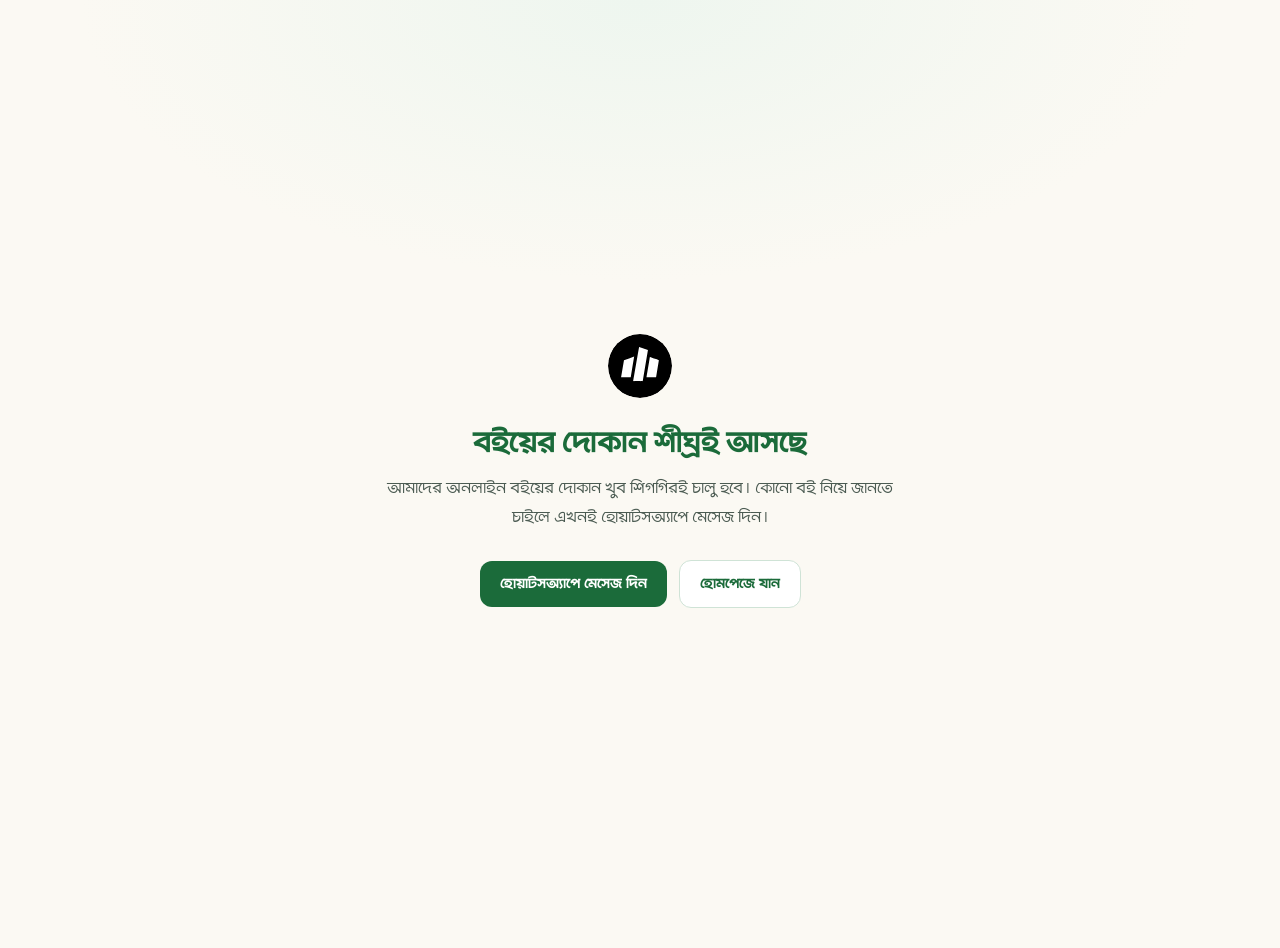
<file: books/index.html>
<!DOCTYPE html><html lang="bn"><head><meta charset="utf-8"><meta name="viewport" content="width=device-width,initial-scale=1">
<title>বইয়ের দোকান শীঘ্রই আসছে · AH Marketing</title><meta name="robots" content="noindex"><link rel="icon" href="/logo.svg">
<style>
@font-face{font-family:"UN Bangla";src:url("/fonts/UNBangla-Regular.ttf") format("truetype");font-weight:400;font-display:swap}
@font-face{font-family:"UN Bangla";src:url("/fonts/UNBangla-Bold.ttf") format("truetype");font-weight:600 800;font-display:swap}
body{margin:0;min-height:100vh;display:grid;place-items:center;background:radial-gradient(800px 400px at 50% 0,#eef6ef,transparent 70%),#fbf9f3;font-family:"UN Bangla",sans-serif;color:#14281c;text-align:center;padding:24px}
main{max-width:520px}img{width:64px;border-radius:50%}h1{font-size:34px;color:#1b6b3a;margin:16px 0 8px}p{color:#4b5b52;font-size:18px;line-height:1.6;margin:0 0 22px}
a{display:inline-block;margin:6px;padding:12px 20px;border-radius:12px;text-decoration:none;font-weight:700}
a.g{background:#1b6b3a;color:#fff}a.w{background:#fff;color:#1b6b3a;border:1.5px solid #cfe3d6}
</style></head>
<body><main><img src="/logo.svg" alt="AH Marketing"><h1>বইয়ের দোকান শীঘ্রই আসছে</h1>
<p>আমাদের অনলাইন বইয়ের দোকান খুব শিগগিরই চালু হবে। কোনো বই নিয়ে জানতে চাইলে এখনই হোয়াটসঅ্যাপে মেসেজ দিন।</p>
<a class="g" href="https://wa.me/8801644396203" target="_blank" rel="noopener">হোয়াটসঅ্যাপে মেসেজ দিন</a><a class="w" href="/">হোমপেজে যান</a></main></body></html>
</file>
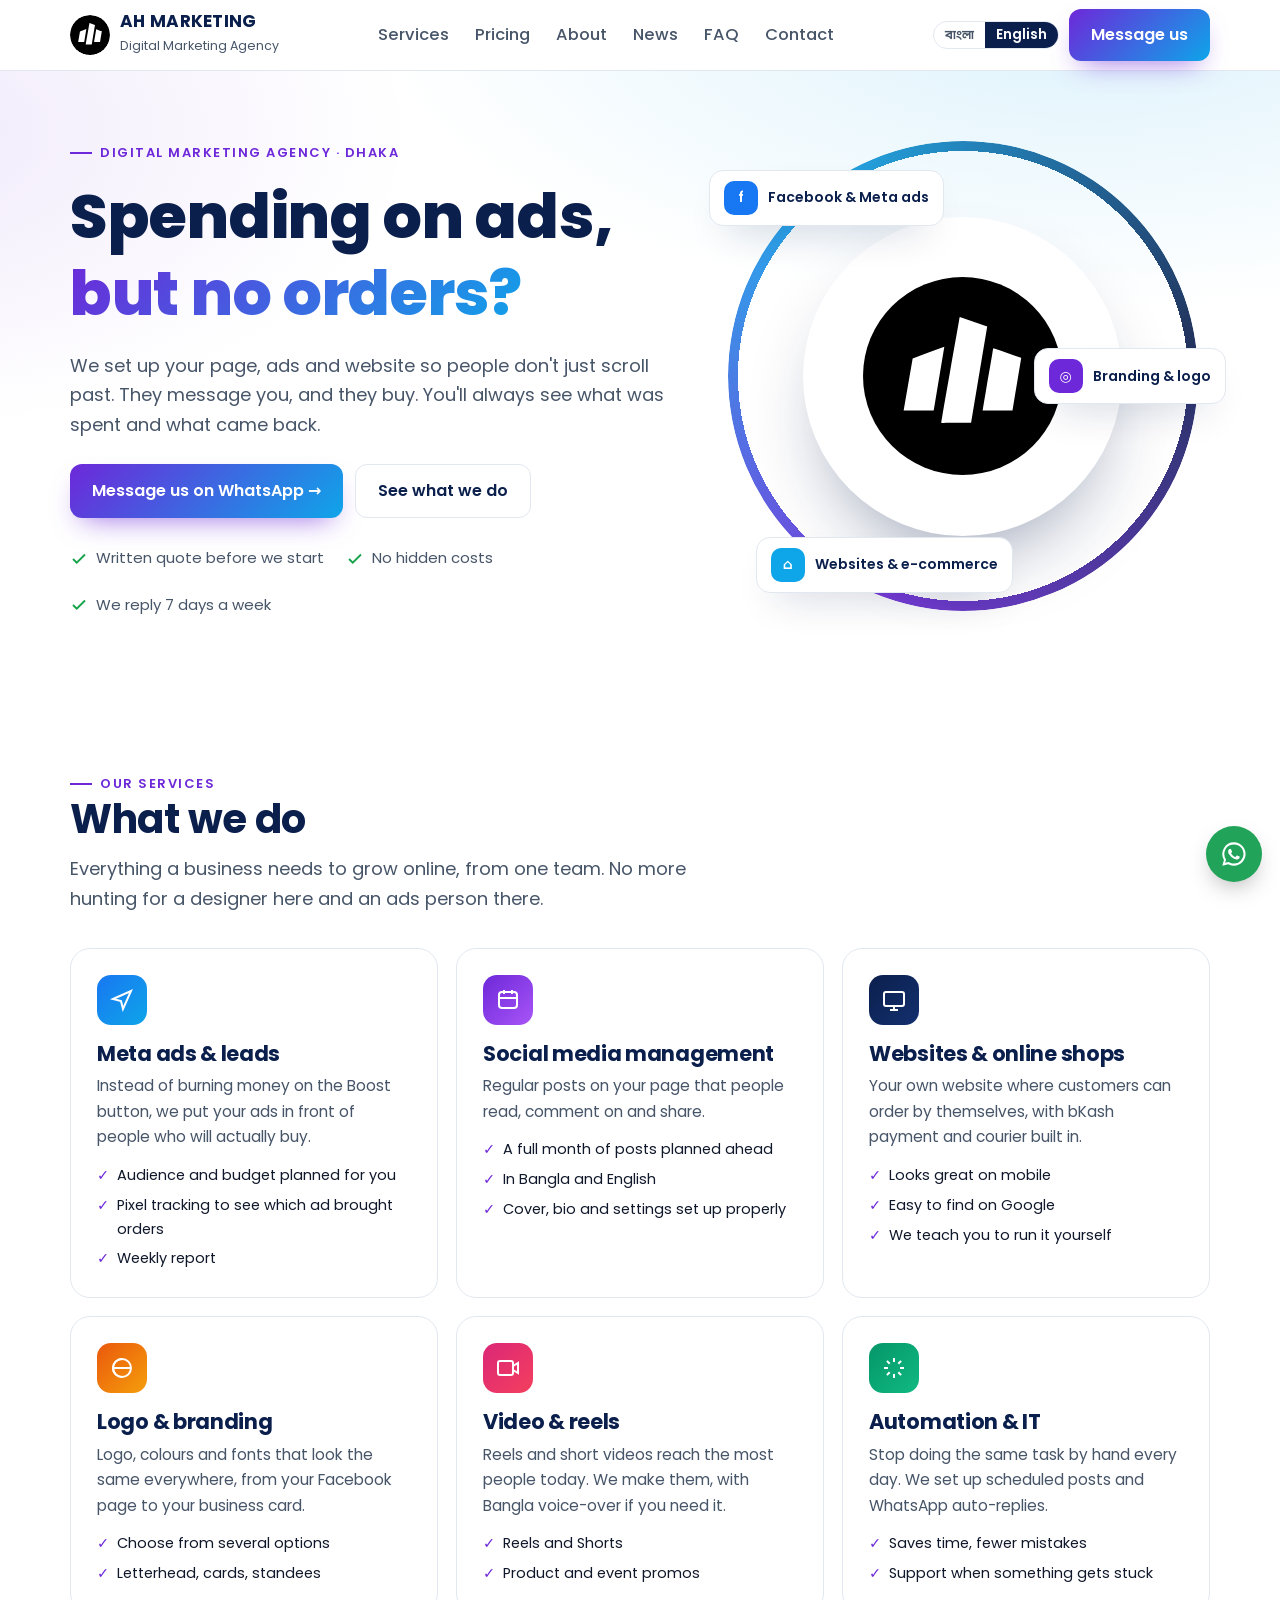
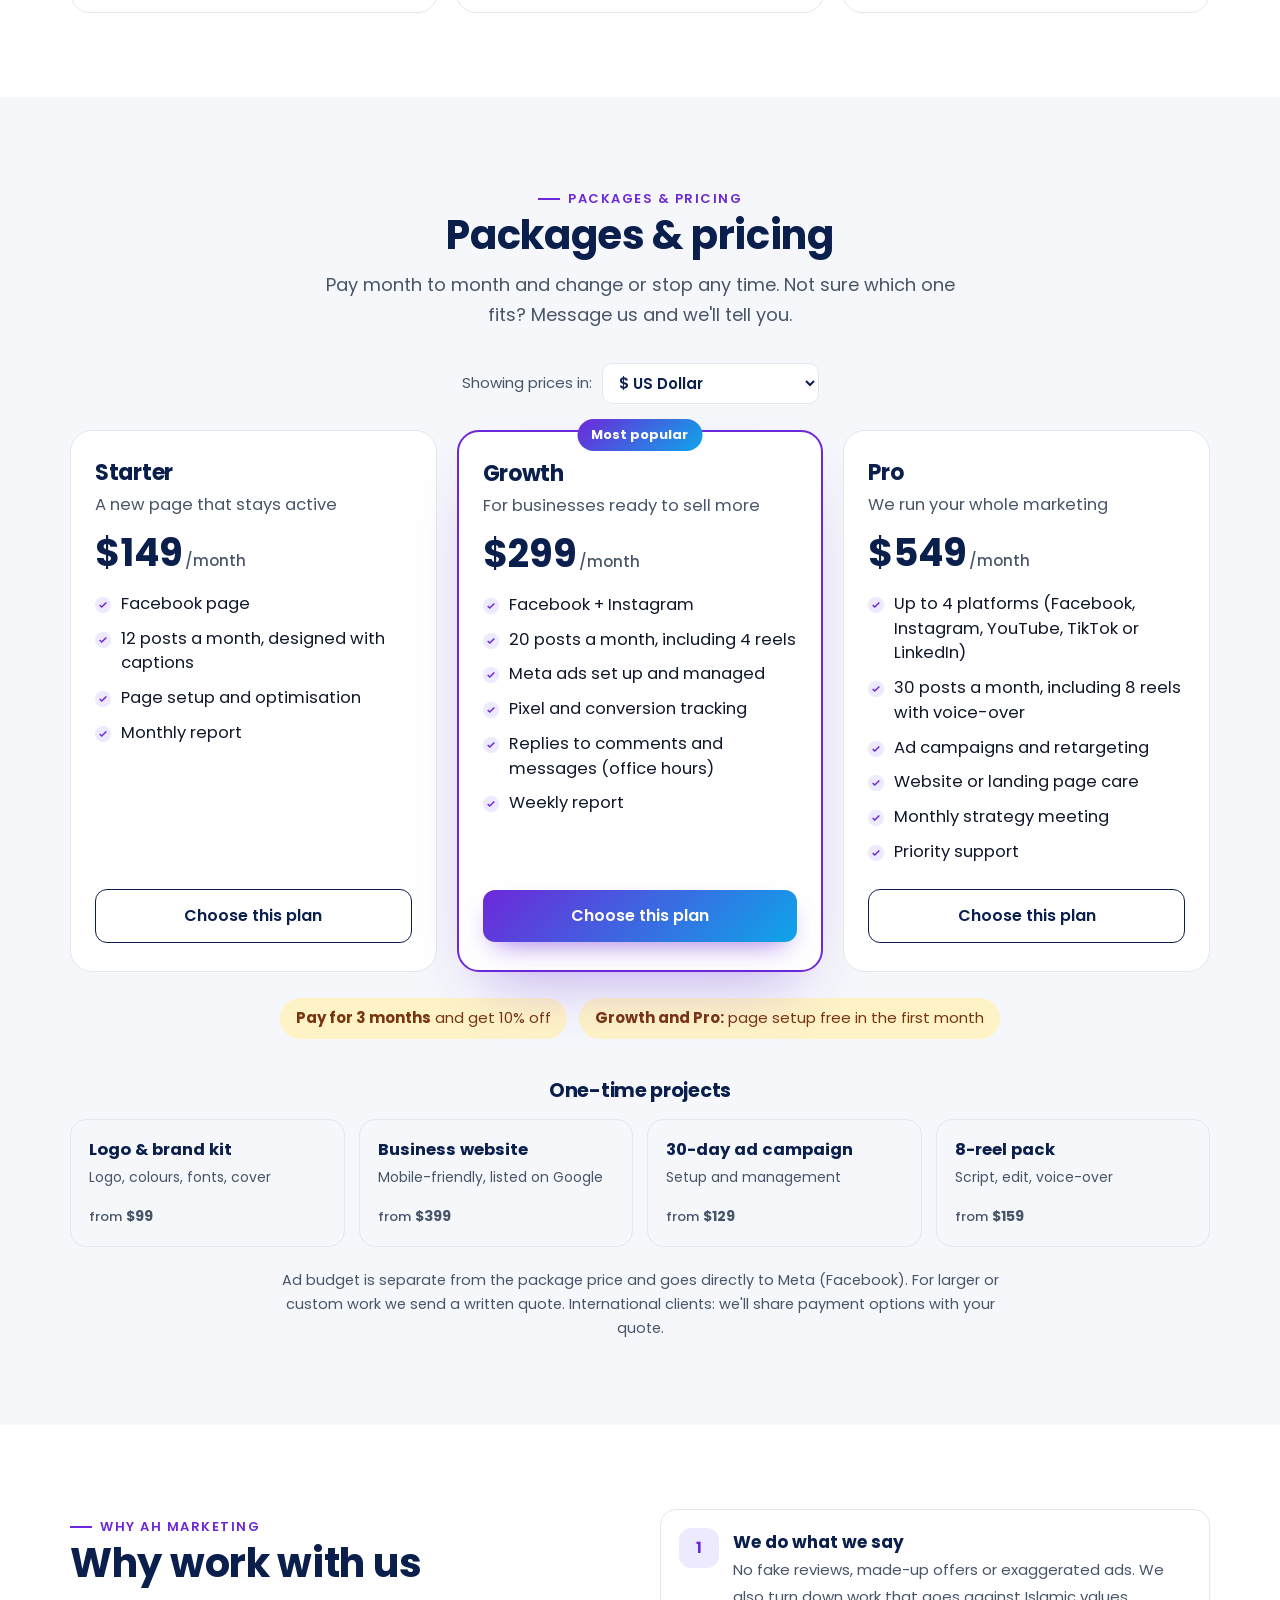
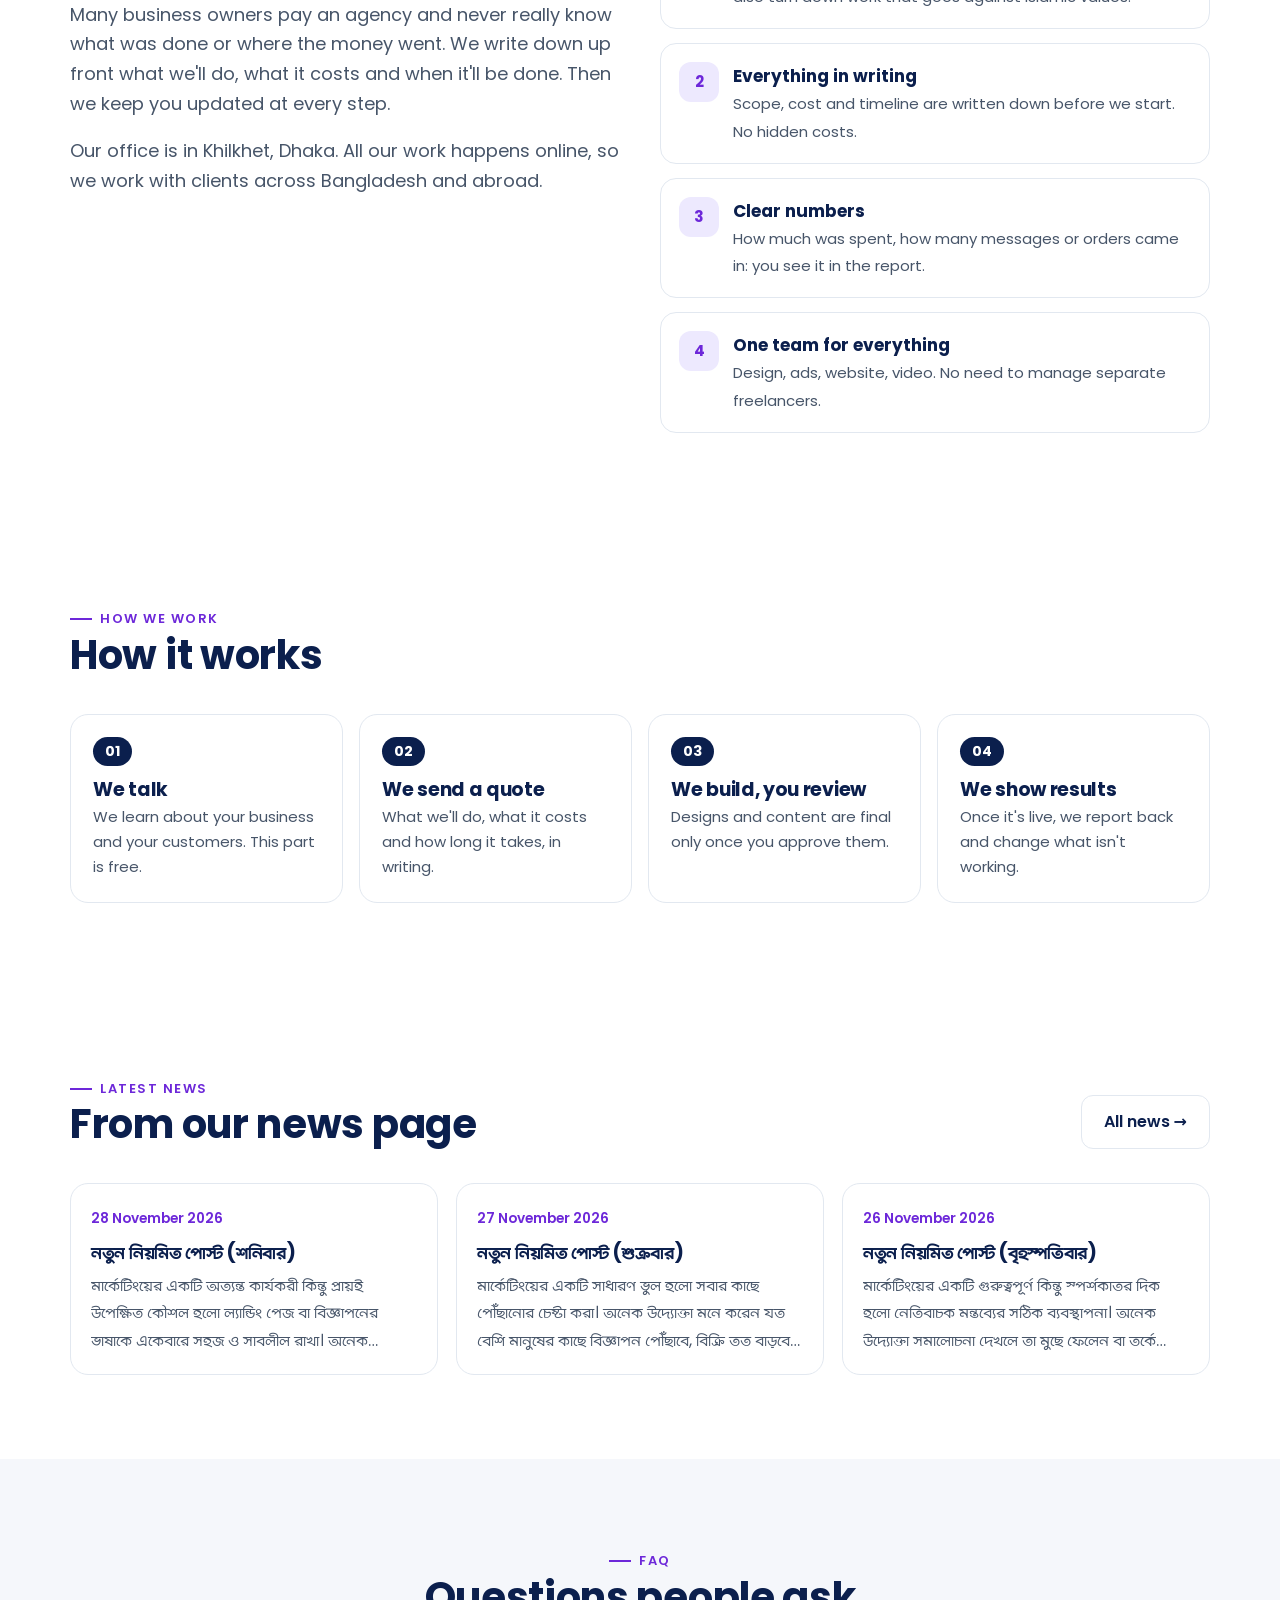
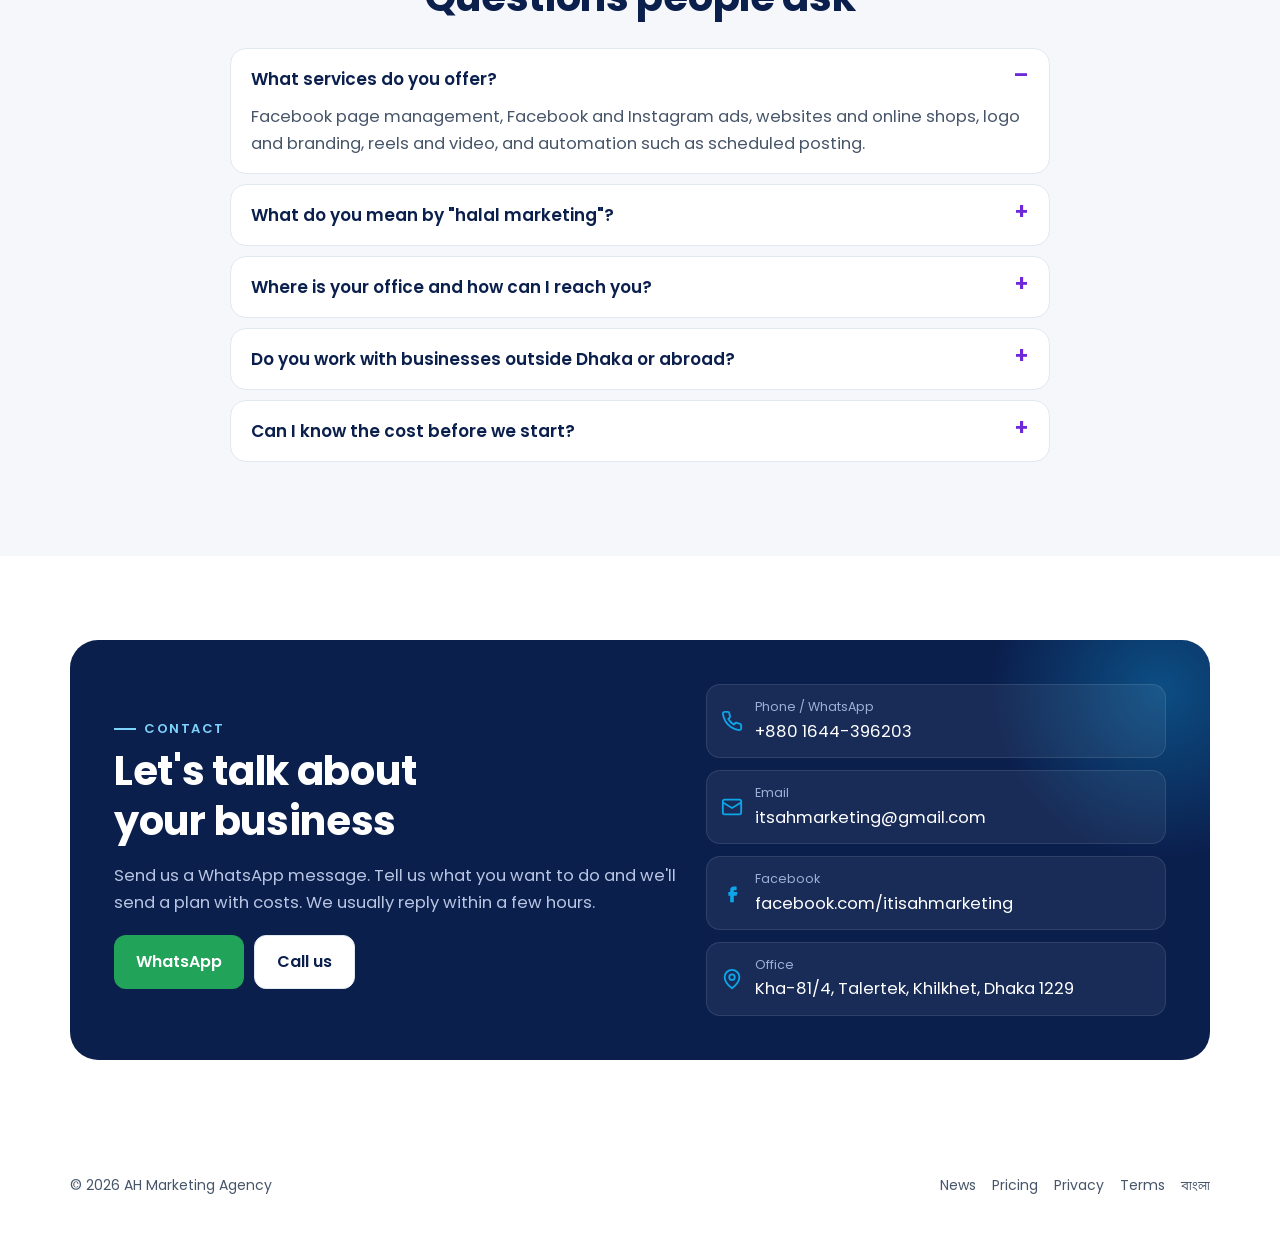
<file: en/index.html>
<!DOCTYPE html>
<html lang="en">
<head>
<meta charset="utf-8">
<meta name="viewport" content="width=device-width,initial-scale=1">
<title>AH Marketing Agency | Facebook Ads, Social Media & Websites | Dhaka, Bangladesh</title>
<meta name="description" content="Facebook and Instagram ads, social media management, websites, branding and video for small and medium businesses. Written quotation before work, weekly reports. Based in Khilkhet, Dhaka.">
<meta name="keywords" content="ডিজিটাল মার্কেটিং এজেন্সি ঢাকা, ফেসবুক মার্কেটিং, মেটা অ্যাড, ফেসবুক পেজ ম্যানেজমেন্ট, ওয়েবসাইট তৈরি, ই-কমার্স ওয়েবসাইট, লোগো ডিজাইন, হালাল মার্কেটিং, digital marketing agency Dhaka, Facebook ads Bangladesh, social media management Bangladesh, halal marketing agency, AH Marketing">
<meta name="author" content="AH Marketing Agency">
<meta name="robots" content="index, follow, max-image-preview:large">
<link rel="canonical" href="https://www.itsahmarketing.com/en/">
<link rel="alternate" hreflang="bn" href="https://www.itsahmarketing.com/">
<link rel="alternate" hreflang="en" href="https://www.itsahmarketing.com/en/">
<link rel="alternate" hreflang="x-default" href="https://www.itsahmarketing.com/">
<link rel="icon" href="/logo.svg">
<meta property="og:type" content="website">
<meta property="og:site_name" content="AH Marketing Agency">
<meta property="og:locale" content="en_US">
<meta property="og:locale:alternate" content="bn_BD">
<meta property="og:title" content="AH Marketing Agency | Spending on ads but not getting orders?">
<meta property="og:description" content="Facebook and Instagram ads, social media management, websites, branding and video for small and medium businesses. Written quotation before work, weekly reports. Based in Khilkhet, Dhaka.">
<meta property="og:url" content="https://www.itsahmarketing.com/en/">
<meta property="og:image" content="https://www.itsahmarketing.com/og.png">
<meta name="twitter:card" content="summary_large_image">
<meta name="twitter:title" content="AH Marketing Agency — Digital Marketing in Dhaka">
<meta name="twitter:description" content="Ethical, halal digital marketing: Facebook ads, social media, websites, branding and video for businesses in Bangladesh.">
<meta name="twitter:image" content="https://www.itsahmarketing.com/og.png">
<link rel="preconnect" href="https://fonts.googleapis.com"><link rel="preconnect" href="https://fonts.gstatic.com" crossorigin>
<link href="https://fonts.googleapis.com/css2?family=Anek+Bangla:wght@500;600;700;800&family=Hind+Siliguri:wght@400;500;600&family=Poppins:wght@500;600;700&display=swap" rel="stylesheet">
<style>
@font-face{font-family:"UN Bangla";src:url("/fonts/UNBangla-Regular.ttf") format("truetype");font-weight:400;font-display:swap}
@font-face{font-family:"UN Bangla";src:url("/fonts/UNBangla-Bold.ttf") format("truetype");font-weight:600 800;font-display:swap}
:root{
  /* AH Marketing: letterhead navy + violet + sky. Clean white canvas, bold Bangla display type. */
  --navy:#0b1f4d;--navy2:#13306e;--violet:#6d28d9;--sky:#0ea5e9;--ink:#0f172a;--sub:#475569;--line:#e2e8f0;--bg:#ffffff;--soft:#f5f7fb;
  --display:"UN Bangla","Anek Bangla",sans-serif;--body:"UN Bangla","Hind Siliguri","Noto Sans Bengali",system-ui,sans-serif;--latin:"Poppins",system-ui,sans-serif;
  color-scheme:light;
}
*{box-sizing:border-box}html{scroll-behavior:smooth}html,body{margin:0}
body{background:var(--bg);color:var(--ink);font-family:var(--body);font-size:16.5px;line-height:1.65;-webkit-font-smoothing:antialiased}
a{color:inherit}img{max-width:100%;display:block}
a:focus-visible,button:focus-visible{outline:2px solid var(--sky);outline-offset:3px}
.wrap{max-width:1180px;margin:0 auto;padding:0 20px}
.btn{display:inline-flex;align-items:center;gap:8px;border-radius:12px;padding:13px 22px;font-weight:600;font-size:16px;text-decoration:none;transition:transform .15s,box-shadow .2s,background .2s}
.btn:hover{transform:translateY(-1px)}
.btn.p{background:linear-gradient(135deg,var(--violet),var(--sky));color:#fff;box-shadow:0 12px 28px -12px rgba(109,40,217,.7)}
.btn.w{background:#fff;color:var(--navy);border:1.5px solid var(--line)}
.btn.g{background:#22a35a;color:#fff}
.eyebrow{display:inline-flex;align-items:center;gap:8px;font-family:var(--latin);font-weight:600;font-size:13px;letter-spacing:1.5px;text-transform:uppercase;color:var(--violet)}
.eyebrow::before{content:"";width:22px;height:2px;background:currentColor}
h1,h2,h3{font-family:var(--display);font-weight:700;line-height:1.25;text-wrap:balance;margin:0}
h2{font-size:clamp(28px,3.6vw,40px);color:var(--navy)}
.lead{color:var(--sub);font-size:18px;max-width:640px}

/* nav */
.nav{position:sticky;top:0;z-index:30;background:rgba(255,255,255,.9);backdrop-filter:saturate(1.4) blur(10px);border-bottom:1px solid var(--line)}
.nav .wrap{display:flex;align-items:center;justify-content:space-between;height:70px;gap:16px}
.logo{display:flex;align-items:center;gap:10px;text-decoration:none}
.logo img{width:40px;height:40px;border-radius:50%}
.logo b{font-family:var(--latin);font-size:17px;color:var(--navy);letter-spacing:.3px;line-height:1.1;display:block}
.logo small{font-size:12.5px;color:var(--sub)}
.links{display:flex;gap:26px;font-weight:500;color:var(--sub)}
.links a{text-decoration:none}.links a:hover{color:var(--navy)}
.links .hot{color:var(--violet);font-weight:600}
@media(max-width:860px){.links{display:none}.nav .btn{padding:10px 14px;font-size:14.5px}}

/* hero */
.hero{position:relative;overflow:hidden;background:radial-gradient(1200px 500px at 85% -10%,rgba(14,165,233,.14),transparent 60%),radial-gradient(900px 500px at -10% 10%,rgba(109,40,217,.10),transparent 60%),var(--bg)}
.hero .wrap{display:grid;grid-template-columns:1.1fr .9fr;gap:40px;align-items:center;padding-top:64px;padding-bottom:64px}
.hero h1{font-size:clamp(36px,5.4vw,62px);font-weight:800;color:var(--navy);margin:14px 0 16px}
.hero h1 span{background:linear-gradient(135deg,var(--violet),var(--sky));-webkit-background-clip:text;background-clip:text;color:transparent}
.hero .cta{display:flex;gap:12px;flex-wrap:wrap;margin-top:24px}
.trust{display:flex;gap:22px;flex-wrap:wrap;margin-top:28px;color:var(--sub);font-size:15px}
.trust span{display:flex;align-items:center;gap:8px}.trust svg{color:#16a34a;flex:none}
.visual{position:relative;aspect-ratio:1/1;max-width:470px;justify-self:center;width:100%}
.visual .ring{position:absolute;inset:0;border-radius:50%;background:conic-gradient(from 200deg,var(--violet),var(--sky),var(--navy),var(--violet));padding:10px;-webkit-mask:radial-gradient(farthest-side,transparent calc(100% - 10px),#000 0);mask:radial-gradient(farthest-side,transparent calc(100% - 10px),#000 0);opacity:.9}
.visual .core{position:absolute;inset:16%;border-radius:50%;background:#fff;box-shadow:0 40px 80px -30px rgba(11,31,77,.45);display:grid;place-items:center}
.visual .core img{width:62%}
.chip{position:absolute;background:#fff;border:1px solid var(--line);border-radius:14px;padding:10px 14px;box-shadow:0 18px 40px -22px rgba(11,31,77,.45);font-size:14px;display:flex;gap:10px;align-items:center;font-weight:600;color:var(--navy)}
.chip i{width:34px;height:34px;border-radius:10px;display:grid;place-items:center;color:#fff;font-style:normal}
.c1{top:6%;left:-4%}.c2{top:44%;right:-6%}.c3{bottom:4%;left:6%}
@media(max-width:900px){.hero .wrap{grid-template-columns:1fr;padding-top:40px}.visual{max-width:340px}.c1{left:0}.c2{right:0}}

section{padding:84px 0}
.head{display:flex;justify-content:space-between;align-items:end;gap:20px;flex-wrap:wrap;margin-bottom:34px}
.head p{margin:10px 0 0}

/* services */
.svc{display:grid;grid-template-columns:repeat(3,1fr);gap:18px}
@media(max-width:900px){.svc{grid-template-columns:1fr 1fr}}@media(max-width:560px){.svc{grid-template-columns:1fr}}
.s{position:relative;background:#fff;border:1px solid var(--line);border-radius:20px;padding:26px;transition:transform .2s,box-shadow .2s,border-color .2s}
.s:hover{transform:translateY(-3px);box-shadow:0 26px 50px -30px rgba(11,31,77,.45);border-color:#c7d2fe}
.s .ic{width:50px;height:50px;border-radius:14px;display:grid;place-items:center;color:#fff;margin-bottom:16px}
.s h3{font-size:21px;color:var(--navy);margin-bottom:6px}
.s p{margin:0;color:var(--sub);font-size:15.5px}
.s ul{list-style:none;padding:0;margin:14px 0 0;display:grid;gap:6px;font-size:14.5px;color:var(--ink)}
.s li{display:flex;gap:8px}.s li::before{content:"✓";color:var(--violet);font-weight:700}

/* books band */
.band{background:linear-gradient(135deg,#0d3b22,#1b6b3a 55%,#245f3b);color:#fff;border-radius:28px;padding:40px;display:grid;grid-template-columns:1fr auto;gap:30px;align-items:center;overflow:hidden;position:relative}
.band h2{color:#fff}.band p{color:#d4e5da;margin:10px 0 22px;max-width:560px}
.band .eyebrow{color:#e8c66b}
.covers{display:flex}
.covers img{width:118px;border-radius:6px;box-shadow:0 24px 40px -18px rgba(0,0,0,.7);border:3px solid rgba(255,255,255,.12)}
.covers img+img{margin-left:-38px}
.covers img:nth-child(2){transform:translateY(-14px)}
.btn.gold{background:#c99a2e;color:#fff}
@media(max-width:820px){.band{grid-template-columns:1fr;padding:28px}.covers img{width:90px}}

/* why */
.soft{background:var(--soft)}
.why{display:grid;grid-template-columns:1fr 1fr;gap:40px;align-items:start}
.vals{display:grid;gap:14px}
.v{display:flex;gap:14px;background:#fff;border:1px solid var(--line);border-radius:16px;padding:18px}
.v b{display:block;color:var(--navy);font-size:17px}.v span{color:var(--sub);font-size:15px}
.v .n{flex:none;width:40px;height:40px;border-radius:12px;background:#ede9fe;color:var(--violet);display:grid;place-items:center;font-weight:700}
@media(max-width:860px){.why{grid-template-columns:1fr}}

/* process */
.steps{display:grid;grid-template-columns:repeat(4,1fr);gap:16px;position:relative}
.st{background:#fff;border:1px solid var(--line);border-radius:18px;padding:22px}
.st .k{font-family:var(--latin);font-weight:700;font-size:14px;color:#fff;background:var(--navy);border-radius:999px;padding:3px 12px;display:inline-block;margin-bottom:12px}
.st h3{font-size:19px;color:var(--navy);margin-bottom:4px}.st p{margin:0;color:var(--sub);font-size:15px}
@media(max-width:860px){.steps{grid-template-columns:1fr 1fr}}@media(max-width:520px){.steps{grid-template-columns:1fr}}

/* faq */
.faq{max-width:860px;margin:0 auto}
.faq details{background:#fff;border:1px solid var(--line);border-radius:16px;padding:16px 20px;margin-bottom:10px}
.faq summary{font-weight:600;font-size:17px;cursor:pointer;color:var(--navy);list-style:none;display:flex;justify-content:space-between;gap:12px}
.faq summary::after{content:"+";color:var(--violet);font-size:22px;line-height:1}
.faq details[open] summary::after{content:"–"}
.faq p{margin:10px 0 0;color:var(--sub)}

/* contact */
.contact{background:var(--navy);color:#dbe4f5;border-radius:28px;padding:44px;display:grid;grid-template-columns:1.1fr .9fr;gap:30px;align-items:center;position:relative;overflow:hidden}
.contact::after{content:"";position:absolute;right:-120px;top:-120px;width:340px;height:340px;border-radius:50%;background:radial-gradient(circle,rgba(14,165,233,.35),transparent 70%)}
.contact h2{color:#fff}.contact p{color:#b9c6e3}
.cinfo{display:grid;gap:12px;position:relative;z-index:1}
.ci{display:flex;gap:12px;align-items:center;background:rgba(255,255,255,.06);border:1px solid rgba(255,255,255,.1);border-radius:14px;padding:12px 14px;text-decoration:none;color:#fff}
.ci svg{flex:none;color:var(--sky)}.ci small{display:block;color:#9fb0d6;font-size:12.5px}
@media(max-width:860px){.contact{grid-template-columns:1fr;padding:28px}}
footer{padding:30px 0 40px;color:var(--sub);font-size:14px}
footer .wrap{display:flex;justify-content:space-between;gap:12px;flex-wrap:wrap}
footer a{text-decoration:none;margin-left:16px}
.waf{position:fixed;right:18px;bottom:18px;z-index:40;width:56px;height:56px;border-radius:50%;background:#22a35a;display:grid;place-items:center;box-shadow:0 10px 24px -8px rgba(0,0,0,.35)}
@media(prefers-reduced-motion:reduce){*{transition:none!important;scroll-behavior:auto!important}}

.lang{display:inline-flex;border:1.5px solid var(--line);border-radius:999px;overflow:hidden;font-size:13.5px;font-weight:600;font-family:Poppins,"UN Bangla",sans-serif}
.lang a,.lang span{padding:6px 11px;text-decoration:none;color:var(--sub);line-height:1}
.lang span{background:var(--navy);color:#fff}
.lang a:hover{color:var(--navy);background:#f1f5f9}
.nav .right{display:flex;align-items:center;gap:10px}
.lang.m{display:none}
.burger{display:none;width:42px;height:42px;border-radius:10px;border:1.5px solid var(--line);background:#fff;cursor:pointer;flex-direction:column;align-items:center;justify-content:center;gap:4px}
.burger span{display:block;width:18px;height:2px;background:var(--navy);border-radius:2px;transition:.2s}
@media(max-width:860px){
 .burger{display:inline-flex}.lang.d{display:none}
 .nav .wrap{position:relative}
 .links#menu{display:none;position:absolute;top:70px;left:0;right:0;background:#fff;border-bottom:1px solid var(--line);box-shadow:0 20px 40px -20px rgba(15,23,42,.25);flex-direction:column;gap:0;padding:8px 20px 18px}
 .links#menu.open{display:flex}
 .links#menu a{padding:13px 4px;border-bottom:1px solid #f1f5f9;font-size:17px;color:var(--navy)}
 .links#menu .lang.m{display:inline-flex;margin-top:14px;align-self:flex-start}
 .nav .btn.p{display:none}
}
@media(max-width:860px){.nav .right .btn.p{display:none}}
.burger.x span:nth-child(1){transform:translateY(6px) rotate(45deg)}.burger.x span:nth-child(2){opacity:0}.burger.x span:nth-child(3){transform:translateY(-6px) rotate(-45deg)}
#news .ngrid{display:grid;grid-template-columns:repeat(3,1fr);gap:18px}
@media(max-width:900px){#news .ngrid{grid-template-columns:1fr}}
#news a.nc{display:block;background:#fff;border:1px solid var(--line);border-radius:18px;padding:20px;text-decoration:none;color:inherit;transition:box-shadow .2s,transform .2s}
#news a.nc:hover{transform:translateY(-2px);box-shadow:0 20px 40px -26px rgba(15,23,42,.35)}
#news .nc small{color:var(--violet);font-weight:600}
#news .nc h3{margin:8px 0 6px;font-size:19px;color:var(--navy);line-height:1.4}
#news .nc p{margin:0;color:var(--sub);display:-webkit-box;-webkit-line-clamp:3;-webkit-box-orient:vertical;overflow:hidden}
#news .more{text-align:center;margin-top:22px}
html[lang=en] body{font-family:Poppins,"UN Bangla",system-ui,sans-serif}
html[lang=en] h1,html[lang=en] h2,html[lang=en] h3{font-family:Poppins,"UN Bangla",sans-serif;letter-spacing:-.3px}

#pricing .cur{display:flex;align-items:center;gap:10px;justify-content:center;margin:18px 0 26px;color:var(--sub);font-size:15px}
#pricing select{font:inherit;padding:8px 12px;border-radius:10px;border:1.5px solid var(--line);background:#fff;color:var(--navy);font-weight:600}
.plans{display:grid;grid-template-columns:repeat(3,1fr);gap:20px;align-items:stretch}
@media(max-width:900px){.plans{grid-template-columns:1fr;max-width:460px;margin:0 auto}}
.plan{position:relative;background:#fff;border:1.5px solid var(--line);border-radius:22px;padding:28px 24px;display:flex;flex-direction:column}
.plan.hot{border:2px solid var(--violet);box-shadow:0 30px 60px -30px rgba(109,40,217,.45)}
.plan .badge{position:absolute;top:-13px;left:50%;transform:translateX(-50%);background:linear-gradient(135deg,var(--violet),var(--sky));color:#fff;font-size:13px;font-weight:700;padding:5px 14px;border-radius:999px;white-space:nowrap}
.plan h3{margin:0;font-family:Poppins,"UN Bangla",sans-serif;font-size:22px;color:var(--navy)}
.plan .tag{color:var(--sub);margin:4px 0 16px}
.plan .amt{font-family:Poppins,"UN Bangla",sans-serif;font-size:38px;font-weight:700;color:var(--navy);line-height:1}
.plan .amt small{font-size:15px;font-weight:500;color:var(--sub);margin-left:2px}
.plan ul{list-style:none;padding:0;margin:20px 0 24px;display:grid;gap:10px;flex:1;align-content:start}
.plan li{padding-left:26px;position:relative;line-height:1.5}
.plan li:before{content:"";position:absolute;left:0;top:5px;width:16px;height:16px;border-radius:50%;background:#ede9fe url("data:image/svg+xml,%3Csvg xmlns='http://www.w3.org/2000/svg' viewBox='0 0 24 24' fill='none' stroke='%236d28d9' stroke-width='3.5'%3E%3Cpath d='M20 6 9 17l-5-5'/%3E%3C/svg%3E") center/10px no-repeat}
.plan .btn{justify-content:center}
.plan:not(.hot) .btn{background:#fff;color:var(--navy);border:1.5px solid var(--navy);box-shadow:none}
.offers{display:flex;gap:12px;justify-content:center;flex-wrap:wrap;margin:26px 0 0}
.offers span{background:#fef3c7;color:#78350f;border-radius:999px;padding:8px 16px;font-size:15px}
.once{margin-top:40px}
.once h3{text-align:center;margin:0 0 16px;color:var(--navy)}
.ogrid{display:grid;grid-template-columns:repeat(4,1fr);gap:14px}
@media(max-width:900px){.ogrid{grid-template-columns:1fr 1fr}}
@media(max-width:520px){.ogrid{grid-template-columns:1fr}}
.oc{background:var(--soft,#f8fafc);border:1px solid var(--line);border-radius:16px;padding:16px 18px}
.oc b{display:block;color:var(--navy)}
.oc span{color:var(--sub);font-size:14px}
.oc .p{margin-top:10px;font-family:Poppins,"UN Bangla",sans-serif;font-weight:700;color:var(--violet);font-size:18px}
.oc .p small{font-weight:500;color:var(--sub);font-size:13px;margin-right:4px}
.pnote{text-align:center;color:var(--sub);font-size:14.5px;max-width:720px;margin:22px auto 0}
</style>
<script type="application/ld+json">
{
  "@context": "https://schema.org",
  "@graph": [
    {
      "@type": ["ProfessionalService", "LocalBusiness"],
      "@id": "https://www.itsahmarketing.com/#business",
      "name": "AH Marketing Agency",
      "alternateName": ["এ এইচ মার্কেটিং এজেন্সি", "AH Marketing", "এ এইচ মার্কেটিং"],
      "description": "Ethical, halal digital marketing agency in Khilkhet, Dhaka, Bangladesh: Facebook page management, Meta ads, websites and e-commerce, logo and branding, video content and IT solutions for small and medium businesses.",
      "url": "https://www.itsahmarketing.com/",
      "logo": "https://www.itsahmarketing.com/logo.svg",
      "image": "https://www.itsahmarketing.com/og.png",
      "telephone": "+8801644396203",
      "email": "itsahmarketing@gmail.com",
      "address": {
        "@type": "PostalAddress",
        "streetAddress": "Kha-81/4, Talertek, Khilkhet",
        "addressLocality": "Dhaka",
        "postalCode": "1229",
        "addressCountry": "BD"
      },
      "areaServed": [{"@type": "Country", "name": "Bangladesh"}, {"@type": "City", "name": "Dhaka"}],
      "openingHoursSpecification": {"@type": "OpeningHoursSpecification", "dayOfWeek": ["Monday","Tuesday","Wednesday","Thursday","Friday","Saturday","Sunday"], "opens": "00:00", "closes": "23:59"},
      "sameAs": ["https://www.facebook.com/itisahmarketing"],
      "knowsLanguage": ["bn", "en"],
      "hasOfferCatalog": {
        "@type": "OfferCatalog",
        "name": "Digital marketing services",
        "itemListElement": [
          {"@type": "Offer", "itemOffered": {"@type": "Service", "name": "Social media management (Facebook, Instagram, YouTube, LinkedIn)"}},
          {"@type": "Offer", "itemOffered": {"@type": "Service", "name": "Meta (Facebook and Instagram) ads and lead generation"}},
          {"@type": "Offer", "itemOffered": {"@type": "Service", "name": "Website and e-commerce development"}},
          {"@type": "Offer", "itemOffered": {"@type": "Service", "name": "Logo design and branding"}},
          {"@type": "Offer", "itemOffered": {"@type": "Service", "name": "Video, reels and content creation"}},
          {"@type": "Offer", "itemOffered": {"@type": "Service", "name": "Marketing automation and IT solutions"}}
        ]
      }
    },
    {
      "@type": "WebSite",
      "@id": "https://www.itsahmarketing.com/#website",
      "url": "https://www.itsahmarketing.com/",
      "name": "AH Marketing Agency",
      "inLanguage": "en",
      "publisher": {"@id": "https://www.itsahmarketing.com/#business"}
    },
    {
      "@type": "FAQPage",
      "mainEntity": [
        {"@type": "Question", "name": "What services do you offer?", "acceptedAnswer": {"@type": "Answer", "text": "Facebook page management, Facebook and Instagram ads, websites and online shops, logo and branding, reels and video, and automation such as scheduled posting."}},
        {"@type": "Question", "name": "What do you mean by \"halal marketing\"?", "acceptedAnswer": {"@type": "Answer", "text": "Simply put: we don't sell with lies. No fake reviews, no made-up offers, and nothing that goes against Islamic values."}},
        {"@type": "Question", "name": "Where is your office and how can I reach you?", "acceptedAnswer": {"@type": "Answer", "text": "Office: Kha-81/4, Talertek, Khilkhet, Dhaka 1229, Bangladesh. Phone and WhatsApp: +880 1644-396203. Facebook: facebook.com/itisahmarketing."}},
        {"@type": "Question", "name": "Do you work with businesses outside Dhaka or abroad?", "acceptedAnswer": {"@type": "Answer", "text": "Yes. Meetings, files and payments all happen online, so we work with clients anywhere in Bangladesh and overseas, in Bangla or English."}},
        {"@type": "Question", "name": "Can I know the cost before we start?", "acceptedAnswer": {"@type": "Answer", "text": "Of course. Tell us what you need and we will send a written quotation. You decide after seeing it."}}
      ]
    }
  ]
}
</script>
</head>
<body>
<header class="nav"><div class="wrap">
  <a class="logo" href="/en/"><img src="/logo.svg" alt="AH Marketing Agency"><span><b>AH MARKETING</b><small>Digital Marketing Agency</small></span></a>
  <nav class="links" id="menu"><a href="#services">Services</a><a href="#pricing">Pricing</a><a href="#why">About</a><a href="/news.html">News</a><a href="#faq">FAQ</a><a href="#contact">Contact</a><div class="lang m" aria-label="Language"><a href="/" hreflang="bn" lang="bn">বাংলা</a><span>English</span></div></nav>
  <div class="right"><div class="lang d" aria-label="Language"><a href="/" hreflang="bn" lang="bn">বাংলা</a><span>English</span></div><a class="btn p" href="https://wa.me/8801644396203?text=Hello%2C%20I%27d%20like%20to%20talk%20about%20my%20business" target="_blank" rel="noopener">Message us</a><button class="burger" id="burger" aria-label="Menu" aria-expanded="false" aria-controls="menu"><span></span><span></span><span></span></button></div>
</div></header>

<main>
<section class="hero" style="padding:0"><div class="wrap">
  <div>
    <span class="eyebrow">Digital Marketing Agency · Dhaka</span>
    <h1>Spending on ads, <span>but no orders?</span></h1>
    <p class="lead">We set up your page, ads and website so people don't just scroll past. They message you, and they buy. You'll always see what was spent and what came back.</p>
    <div class="cta"><a class="btn p" href="https://wa.me/8801644396203?text=Hello%2C%20I%27d%20like%20to%20talk%20about%20my%20business" target="_blank" rel="noopener">Message us on WhatsApp →</a><a class="btn w" href="#services">See what we do</a></div>
    <div class="trust">
      <span><svg width="18" height="18" viewBox="0 0 24 24" fill="none" stroke="currentColor" stroke-width="2.5"><path d="M20 6 9 17l-5-5"/></svg>Written quote before we start</span>
      <span><svg width="18" height="18" viewBox="0 0 24 24" fill="none" stroke="currentColor" stroke-width="2.5"><path d="M20 6 9 17l-5-5"/></svg>No hidden costs</span>
      <span><svg width="18" height="18" viewBox="0 0 24 24" fill="none" stroke="currentColor" stroke-width="2.5"><path d="M20 6 9 17l-5-5"/></svg>We reply 7 days a week</span>
    </div>
  </div>
  <div class="visual" aria-hidden="true">
    <div class="ring"></div><div class="core"><img src="/logo.svg" alt=""></div>
    <div class="chip c1"><i style="background:#1877f2">f</i>Facebook & Meta ads</div>
    <div class="chip c2"><i style="background:var(--violet)">◎</i>Branding & logo</div>
    <div class="chip c3"><i style="background:var(--sky)">⌂</i>Websites & e-commerce</div>
  </div>
</div></section>

<section id="services"><div class="wrap">
  <div class="head"><div><span class="eyebrow">Our Services</span><h2>What we do</h2><p class="lead">Everything a business needs to grow online, from one team. No more hunting for a designer here and an ads person there.</p></div></div>
  <div class="svc">
    <article class="s"><div class="ic" style="background:linear-gradient(135deg,#1877f2,#0ea5e9)"><svg width="24" height="24" viewBox="0 0 24 24" fill="none" stroke="#fff" stroke-width="2"><path d="M3 11l18-8-8 18-2-8-8-2z"/></svg></div><h3>Meta ads & leads</h3><p>Instead of burning money on the Boost button, we put your ads in front of people who will actually buy.</p><ul><li>Audience and budget planned for you</li><li>Pixel tracking to see which ad brought orders</li><li>Weekly report</li></ul></article>
    <article class="s"><div class="ic" style="background:linear-gradient(135deg,#6d28d9,#a855f7)"><svg width="24" height="24" viewBox="0 0 24 24" fill="none" stroke="#fff" stroke-width="2"><rect x="3" y="4" width="18" height="16" rx="3"/><path d="M8 2v4M16 2v4M3 10h18"/></svg></div><h3>Social media management</h3><p>Regular posts on your page that people read, comment on and share.</p><ul><li>A full month of posts planned ahead</li><li>In Bangla and English</li><li>Cover, bio and settings set up properly</li></ul></article>
    <article class="s"><div class="ic" style="background:linear-gradient(135deg,#0b1f4d,#13306e)"><svg width="24" height="24" viewBox="0 0 24 24" fill="none" stroke="#fff" stroke-width="2"><rect x="2" y="4" width="20" height="14" rx="2"/><path d="M8 22h8M12 18v4"/></svg></div><h3>Websites & online shops</h3><p>Your own website where customers can order by themselves, with bKash payment and courier built in.</p><ul><li>Looks great on mobile</li><li>Easy to find on Google</li><li>We teach you to run it yourself</li></ul></article>
    <article class="s"><div class="ic" style="background:linear-gradient(135deg,#ea580c,#f59e0b)"><svg width="24" height="24" viewBox="0 0 24 24" fill="none" stroke="#fff" stroke-width="2"><circle cx="12" cy="12" r="9"/><path d="M12 3a9 9 0 0 0 0 18M3 12h18"/></svg></div><h3>Logo & branding</h3><p>Logo, colours and fonts that look the same everywhere, from your Facebook page to your business card.</p><ul><li>Choose from several options</li><li>Letterhead, cards, standees</li></ul></article>
    <article class="s"><div class="ic" style="background:linear-gradient(135deg,#db2777,#f43f5e)"><svg width="24" height="24" viewBox="0 0 24 24" fill="none" stroke="#fff" stroke-width="2"><rect x="2" y="5" width="15" height="14" rx="2"/><path d="m17 10 5-3v10l-5-3z"/></svg></div><h3>Video & reels</h3><p>Reels and short videos reach the most people today. We make them, with Bangla voice-over if you need it.</p><ul><li>Reels and Shorts</li><li>Product and event promos</li></ul></article>
    <article class="s"><div class="ic" style="background:linear-gradient(135deg,#059669,#10b981)"><svg width="24" height="24" viewBox="0 0 24 24" fill="none" stroke="#fff" stroke-width="2"><path d="M12 2v4M12 18v4M4.9 4.9l2.8 2.8M16.3 16.3l2.8 2.8M2 12h4M18 12h4M4.9 19.1l2.8-2.8M16.3 7.7l2.8-2.8"/></svg></div><h3>Automation & IT</h3><p>Stop doing the same task by hand every day. We set up scheduled posts and WhatsApp auto-replies.</p><ul><li>Saves time, fewer mistakes</li><li>Support when something gets stuck</li></ul></article>
  </div>
</div></section>


<section id="pricing" class="soft"><div class="wrap">
  <div class="head" style="text-align:center;display:block"><span class="eyebrow">Packages & Pricing</span><h2>Packages & pricing</h2><p class="lead" style="margin:10px auto 0;max-width:640px">Pay month to month and change or stop any time. Not sure which one fits? Message us and we'll tell you.</p></div>
  <div class="cur"><label for="curSel">Showing prices in:</label><select id="curSel"><option value="BDT">৳ Taka (Bangladesh)</option><option value="USD">$ US Dollar</option><option value="GBP">£ Pound (UK)</option><option value="EUR">€ Euro</option><option value="CAD">$ Canadian Dollar</option><option value="AUD">$ Australian Dollar</option><option value="AED">AED Dirham (UAE)</option><option value="SAR">SAR Riyal (Saudi)</option></select></div>
  <div class="plans">
    <div class="plan"><h3>Starter</h3><p class="tag">A new page that stays active</p>
      <div class="amt"><span data-pi="0">7500</span><small>/month</small></div>
      <ul><li>Facebook page</li><li>12 posts a month, designed with captions</li><li>Page setup and optimisation</li><li>Monthly report</li></ul>
      <a class="btn p" data-plan="Starter" href="https://wa.me/8801644396203" target="_blank" rel="noopener">Choose this plan</a></div>
    <div class="plan hot"><span class="badge">Most popular</span><h3>Growth</h3><p class="tag">For businesses ready to sell more</p>
      <div class="amt"><span data-pi="1">14500</span><small>/month</small></div>
      <ul><li>Facebook + Instagram</li><li>20 posts a month, including 4 reels</li><li>Meta ads set up and managed</li><li>Pixel and conversion tracking</li><li>Replies to comments and messages (office hours)</li><li>Weekly report</li></ul>
      <a class="btn p" data-plan="Growth" href="https://wa.me/8801644396203" target="_blank" rel="noopener">Choose this plan</a></div>
    <div class="plan"><h3>Pro</h3><p class="tag">We run your whole marketing</p>
      <div class="amt"><span data-pi="2">24500</span><small>/month</small></div>
      <ul><li>Up to 4 platforms (Facebook, Instagram, YouTube, TikTok or LinkedIn)</li><li>30 posts a month, including 8 reels with voice-over</li><li>Ad campaigns and retargeting</li><li>Website or landing page care</li><li>Monthly strategy meeting</li><li>Priority support</li></ul>
      <a class="btn p" data-plan="Pro" href="https://wa.me/8801644396203" target="_blank" rel="noopener">Choose this plan</a></div>
  </div>
  <div class="offers"><span><b>Pay for 3 months</b> and get 10% off</span><span><b>Growth and Pro:</b> page setup free in the first month</span></div>
  <div class="once"><h3>One-time projects</h3><div class="ogrid"><div class="oc"><b>Logo & brand kit</b><span>Logo, colours, fonts, cover</span><div class="p"><small>from</small><span data-pi="3">5000</span></div></div><div class="oc"><b>Business website</b><span>Mobile-friendly, listed on Google</span><div class="p"><small>from</small><span data-pi="4">20000</span></div></div><div class="oc"><b>30-day ad campaign</b><span>Setup and management</span><div class="p"><small>from</small><span data-pi="5">6000</span></div></div><div class="oc"><b>8-reel pack</b><span>Script, edit, voice-over</span><div class="p"><small>from</small><span data-pi="6">8000</span></div></div></div></div>
  <p class="pnote">Ad budget is separate from the package price and goes directly to Meta (Facebook). For larger or custom work we send a written quote. International clients: we'll share payment options with your quote.</p>
</div></section>
<script>
(function(){
var P={"BDT": [7500, 14500, 24500, 5000, 20000, 6000, 8000], "USD": [149, 299, 549, 99, 399, 129, 159], "GBP": [119, 239, 439, 79, 319, 99, 129], "EUR": [139, 279, 509, 89, 369, 119, 149], "CAD": [199, 399, 749, 139, 549, 179, 219], "AUD": [229, 449, 829, 149, 599, 199, 239], "AED": [549, 1099, 1999, 369, 1469, 479, 589], "SAR": [559, 1119, 2049, 379, 1499, 489, 599]},LANG="en",WA="https://wa.me/8801644396203?text=",MSG="Hello, I'd like to know more about the {p} plan.";
var EU=/^(Europe\/(Berlin|Paris|Madrid|Rome|Amsterdam|Brussels|Vienna|Dublin|Lisbon|Helsinki|Athens|Luxembourg|Bratislava|Ljubljana|Tallinn|Riga|Vilnius|Malta|Nicosia|Zagreb|Monaco|Andorra|San_Marino|Vatican|Busingen)|Atlantic\/(Canary|Madeira|Azores)|Africa\/Ceuta|Asia\/Famagusta)$/;
var CA=/^America\/(Toronto|Vancouver|Edmonton|Winnipeg|Halifax|St_Johns|Regina|Moncton|Whitehorse|Yellowknife|Iqaluit|Glace_Bay|Goose_Bay|Swift_Current|Dawson_Creek|Fort_Nelson|Creston|Cambridge_Bay|Rankin_Inlet|Resolute|Atikokan|Blanc-Sablon|Dawson|Inuvik|Montreal)$/;
function guess(){var tz="";try{tz=Intl.DateTimeFormat().resolvedOptions().timeZone||""}catch(e){}
 if(tz==="Asia/Dhaka")return"BDT";if(/^Europe\/(London|Belfast|Guernsey|Jersey|Isle_of_Man)$/.test(tz))return"GBP";if(EU.test(tz))return"EUR";
 if(CA.test(tz))return"CAD";if(/^Australia\//.test(tz))return"AUD";if(tz==="Asia/Dubai")return"AED";if(tz==="Asia/Riyadh")return"SAR";
 if(!tz&&LANG==="bn")return"BDT";return"USD"}
var BN="০১২৩৪৫৬৭৮৯";
function fmt(c,n){if(c==="BDT"){var s="৳"+n.toLocaleString("en-IN");return LANG==="bn"?s.replace(/\d/g,function(d){return BN[d]}):s}
 try{return new Intl.NumberFormat(LANG==="bn"?"en":"en",{style:"currency",currency:c,maximumFractionDigits:0,currencyDisplay:(c==="AED"||c==="SAR")?"code":"narrowSymbol"}).format(n)}catch(e){return c+" "+n}}
function set(c){if(!P[c])c="USD";document.querySelectorAll("[data-pi]").forEach(function(el){el.textContent=fmt(c,P[c][+el.getAttribute("data-pi")])});
 var s=document.getElementById("curSel");if(s)s.value=c;try{localStorage.setItem("ahm_cur",c)}catch(e){}}
var q=(location.search.match(/[?&]cur=([A-Za-z]{3})/)||[])[1],saved=null;try{saved=localStorage.getItem("ahm_cur")}catch(e){}
set((q&&q.toUpperCase())||saved||guess());
var s=document.getElementById("curSel");if(s)s.addEventListener("change",function(){set(s.value)});
document.querySelectorAll("[data-plan]").forEach(function(a){a.href=WA+encodeURIComponent(MSG.replace("{p}",a.getAttribute("data-plan")))});
})();
</script>

<section id="why"><div class="wrap why">
  <div><span class="eyebrow">Why AH Marketing</span><h2>Why work with us</h2>
  <p class="lead" style="margin-top:12px">Many business owners pay an agency and never really know what was done or where the money went. We write down up front what we'll do, what it costs and when it'll be done. Then we keep you updated at every step.</p>
  <p class="lead">Our office is in Khilkhet, Dhaka. All our work happens online, so we work with clients across Bangladesh and abroad.</p></div>
  <div class="vals">
    <div class="v"><span class="n">1</span><div><b>We do what we say</b><span>No fake reviews, made-up offers or exaggerated ads. We also turn down work that goes against Islamic values.</span></div></div>
    <div class="v"><span class="n">2</span><div><b>Everything in writing</b><span>Scope, cost and timeline are written down before we start. No hidden costs.</span></div></div>
    <div class="v"><span class="n">3</span><div><b>Clear numbers</b><span>How much was spent, how many messages or orders came in: you see it in the report.</span></div></div>
    <div class="v"><span class="n">4</span><div><b>One team for everything</b><span>Design, ads, website, video. No need to manage separate freelancers.</span></div></div>
  </div>
</div></section>

<section id="process"><div class="wrap">
  <div class="head"><div><span class="eyebrow">How we work</span><h2>How it works</h2></div></div>
  <div class="steps">
    <div class="st"><span class="k">01</span><h3>We talk</h3><p>We learn about your business and your customers. This part is free.</p></div>
    <div class="st"><span class="k">02</span><h3>We send a quote</h3><p>What we'll do, what it costs and how long it takes, in writing.</p></div>
    <div class="st"><span class="k">03</span><h3>We build, you review</h3><p>Designs and content are final only once you approve them.</p></div>
    <div class="st"><span class="k">04</span><h3>We show results</h3><p>Once it's live, we report back and change what isn't working.</p></div>
  </div>
</div></section>

<section id="news" style="display:none"><div class="wrap">
  <div class="head" style="display:flex;justify-content:space-between;align-items:end;gap:16px;flex-wrap:wrap"><div><span class="eyebrow">Latest news</span><h2>From our news page</h2></div><a class="btn w" href="/news.html">All news →</a></div>
  <div class="ngrid" id="ngrid"></div>
</div></section>

<section id="faq" class="soft"><div class="wrap faq">
  <div style="text-align:center;margin-bottom:26px"><span class="eyebrow">FAQ</span><h2>Questions people ask</h2></div>
  <details open><summary>What services do you offer?</summary><p>Facebook page management, Facebook and Instagram ads, websites and online shops, logo and branding, reels and video, and automation such as scheduled posting.</p></details>
  <details><summary>What do you mean by "halal marketing"?</summary><p>Simply put: we don't sell with lies. No fake reviews, no made-up offers, and nothing that goes against Islamic values.</p></details>
  <details><summary>Where is your office and how can I reach you?</summary><p>Office: Kha-81/4, Talertek, Khilkhet, Dhaka 1229, Bangladesh. Phone and WhatsApp: +880 1644-396203. Facebook: facebook.com/itisahmarketing.</p></details>
  <details><summary>Do you work with businesses outside Dhaka or abroad?</summary><p>Yes. Meetings, files and payments all happen online, so we work with clients anywhere in Bangladesh and overseas, in Bangla or English.</p></details>
  <details><summary>Can I know the cost before we start?</summary><p>Of course. Tell us what you need and we will send a written quotation. You decide after seeing it.</p></details>
</div></section>

<section id="contact"><div class="wrap"><div class="contact">
  <div style="position:relative;z-index:1"><span class="eyebrow" style="color:#7dd3fc">Contact</span><h2 style="margin:6px 0 10px">Let's talk about your business</h2>
  <p>Send us a WhatsApp message. Tell us what you want to do and we'll send a plan with costs. We usually reply within a few hours.</p>
  <div style="display:flex;gap:10px;flex-wrap:wrap;margin-top:18px"><a class="btn g" href="https://wa.me/8801644396203?text=Hello%2C%20I%27d%20like%20to%20talk%20about%20my%20business" target="_blank" rel="noopener">WhatsApp</a><a class="btn w" href="tel:+8801644396203">Call us</a></div></div>
  <address class="cinfo" style="font-style:normal">
    <a class="ci" href="tel:+8801644396203"><svg width="22" height="22" viewBox="0 0 24 24" fill="none" stroke="currentColor" stroke-width="2"><path d="M22 16.9v3a2 2 0 0 1-2.2 2 19.8 19.8 0 0 1-8.6-3.1 19.5 19.5 0 0 1-6-6A19.8 19.8 0 0 1 2.1 4.2 2 2 0 0 1 4.1 2h3a2 2 0 0 1 2 1.7c.1.9.4 1.8.7 2.7a2 2 0 0 1-.5 2.1L8 9.8a16 16 0 0 0 6 6l1.3-1.3a2 2 0 0 1 2.1-.4c.9.3 1.8.6 2.7.7a2 2 0 0 1 1.7 2z"/></svg><span><small>Phone / WhatsApp</small>+880 1644-396203</span></a>
    <a class="ci" href="mailto:itsahmarketing@gmail.com"><svg width="22" height="22" viewBox="0 0 24 24" fill="none" stroke="currentColor" stroke-width="2"><rect x="2" y="4" width="20" height="16" rx="2"/><path d="m22 7-10 6L2 7"/></svg><span><small>Email</small>itsahmarketing@gmail.com</span></a>
    <a class="ci" href="https://www.facebook.com/itisahmarketing" target="_blank" rel="noopener"><svg width="22" height="22" viewBox="0 0 24 24" fill="currentColor"><path d="M14 9h3V5h-3a4 4 0 0 0-4 4v2H8v4h2v7h4v-7h3l1-4h-4V9z"/></svg><span><small>Facebook</small>facebook.com/itisahmarketing</span></a>
    <div class="ci"><svg width="22" height="22" viewBox="0 0 24 24" fill="none" stroke="currentColor" stroke-width="2"><path d="M12 22s8-6 8-12a8 8 0 0 0-16 0c0 6 8 12 8 12z"/><circle cx="12" cy="10" r="3"/></svg><span><small>Office</small>Kha-81/4, Talertek, Khilkhet, Dhaka 1229</span></div>
  </address>
</div></div></section>
</main>

<footer><div class="wrap"><span>© 2026 AH Marketing Agency</span><span><a href="/news.html">News</a><a href="#pricing">Pricing</a><a href="/privacy.html">Privacy</a><a href="/terms.html">Terms</a><a href="/">বাংলা</a></span></div></footer>
<a class="waf" href="https://wa.me/8801644396203?text=Hello%2C%20I%27d%20like%20to%20talk%20about%20my%20business" target="_blank" rel="noopener" aria-label="Chat on WhatsApp"><svg width="28" height="28" viewBox="0 0 24 24" fill="#fff"><path d="M12 2a10 10 0 0 0-8.6 15.1L2 22l5-1.3A10 10 0 1 0 12 2zm0 18.2c-1.5 0-3-.4-4.3-1.2l-.3-.2-3 .8.8-2.9-.2-.3A8.2 8.2 0 1 1 12 20.2zm4.5-6.1c-.2-.1-1.5-.7-1.7-.8-.2-.1-.4-.1-.6.1l-.8 1c-.1.2-.3.2-.5.1a6.7 6.7 0 0 1-3.3-2.9c-.2-.4.2-.4.7-1.3.1-.2 0-.3 0-.4l-.8-1.8c-.2-.5-.4-.4-.6-.4h-.5c-.2 0-.4.1-.6.3-.2.2-.8.8-.8 2s.8 2.3 1 2.5c.1.2 1.7 2.6 4.1 3.6 1.5.7 2.1.7 2.9.6.5-.1 1.5-.6 1.7-1.2.2-.6.2-1.1.2-1.2-.1-.1-.2-.2-.4-.2z"/></svg></a>
<script>
(function(){var b=document.getElementById("burger"),m=document.getElementById("menu");
b.addEventListener("click",function(){var o=m.classList.toggle("open");b.classList.toggle("x",o);b.setAttribute("aria-expanded",o)});
m.querySelectorAll("a").forEach(function(a){a.addEventListener("click",function(){m.classList.remove("open");b.classList.remove("x")})});
var BN="০১২৩৪৫৬৭৮৯",bn=false;
function dt(s){var d=new Date(s);if(isNaN(d))return"";var t=d.toLocaleDateString(bn?"bn-BD":"en-GB",{day:"numeric",month:"long",year:"numeric"});return t}
function esc(x){return String(x||"").replace(/[&<>"]/g,function(c){return{"&":"&amp;","<":"&lt;",">":"&gt;",'"':"&quot;"}[c]})}
fetch("/posts.json?v="+Date.now()).then(function(r){return r.json()}).then(function(j){if(!Array.isArray(j)||!j.length)return;
 j.sort(function(a,b){return new Date(b.date)-new Date(a.date)});
 document.getElementById("ngrid").innerHTML=j.slice(0,3).map(function(p){return '<a class="nc" href="/news.html"><small>'+esc(dt(p.date))+'</small><h3>'+esc(p.title)+'</h3><p>'+esc(p.text)+'</p></a>'}).join("");
 document.getElementById("news").style.display="";}).catch(function(){});
})();
</script>
</body></html>
</file>
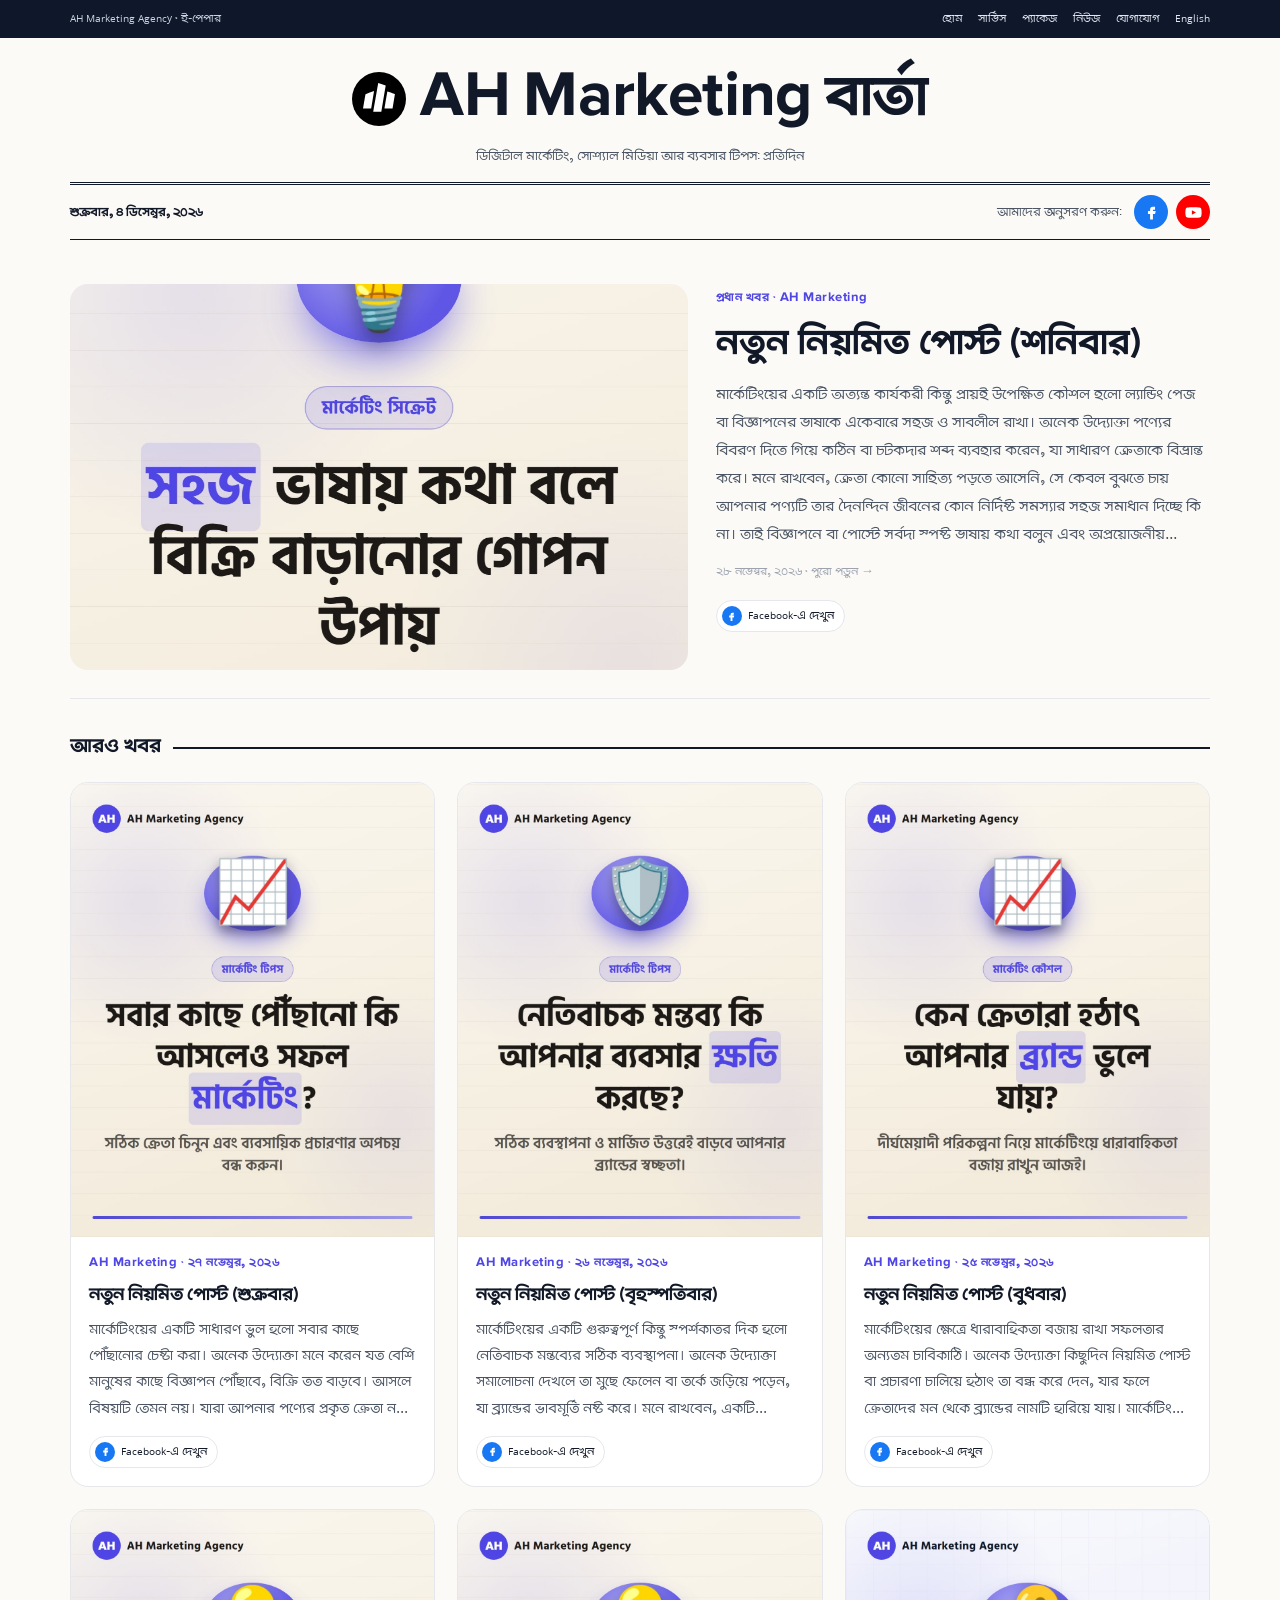
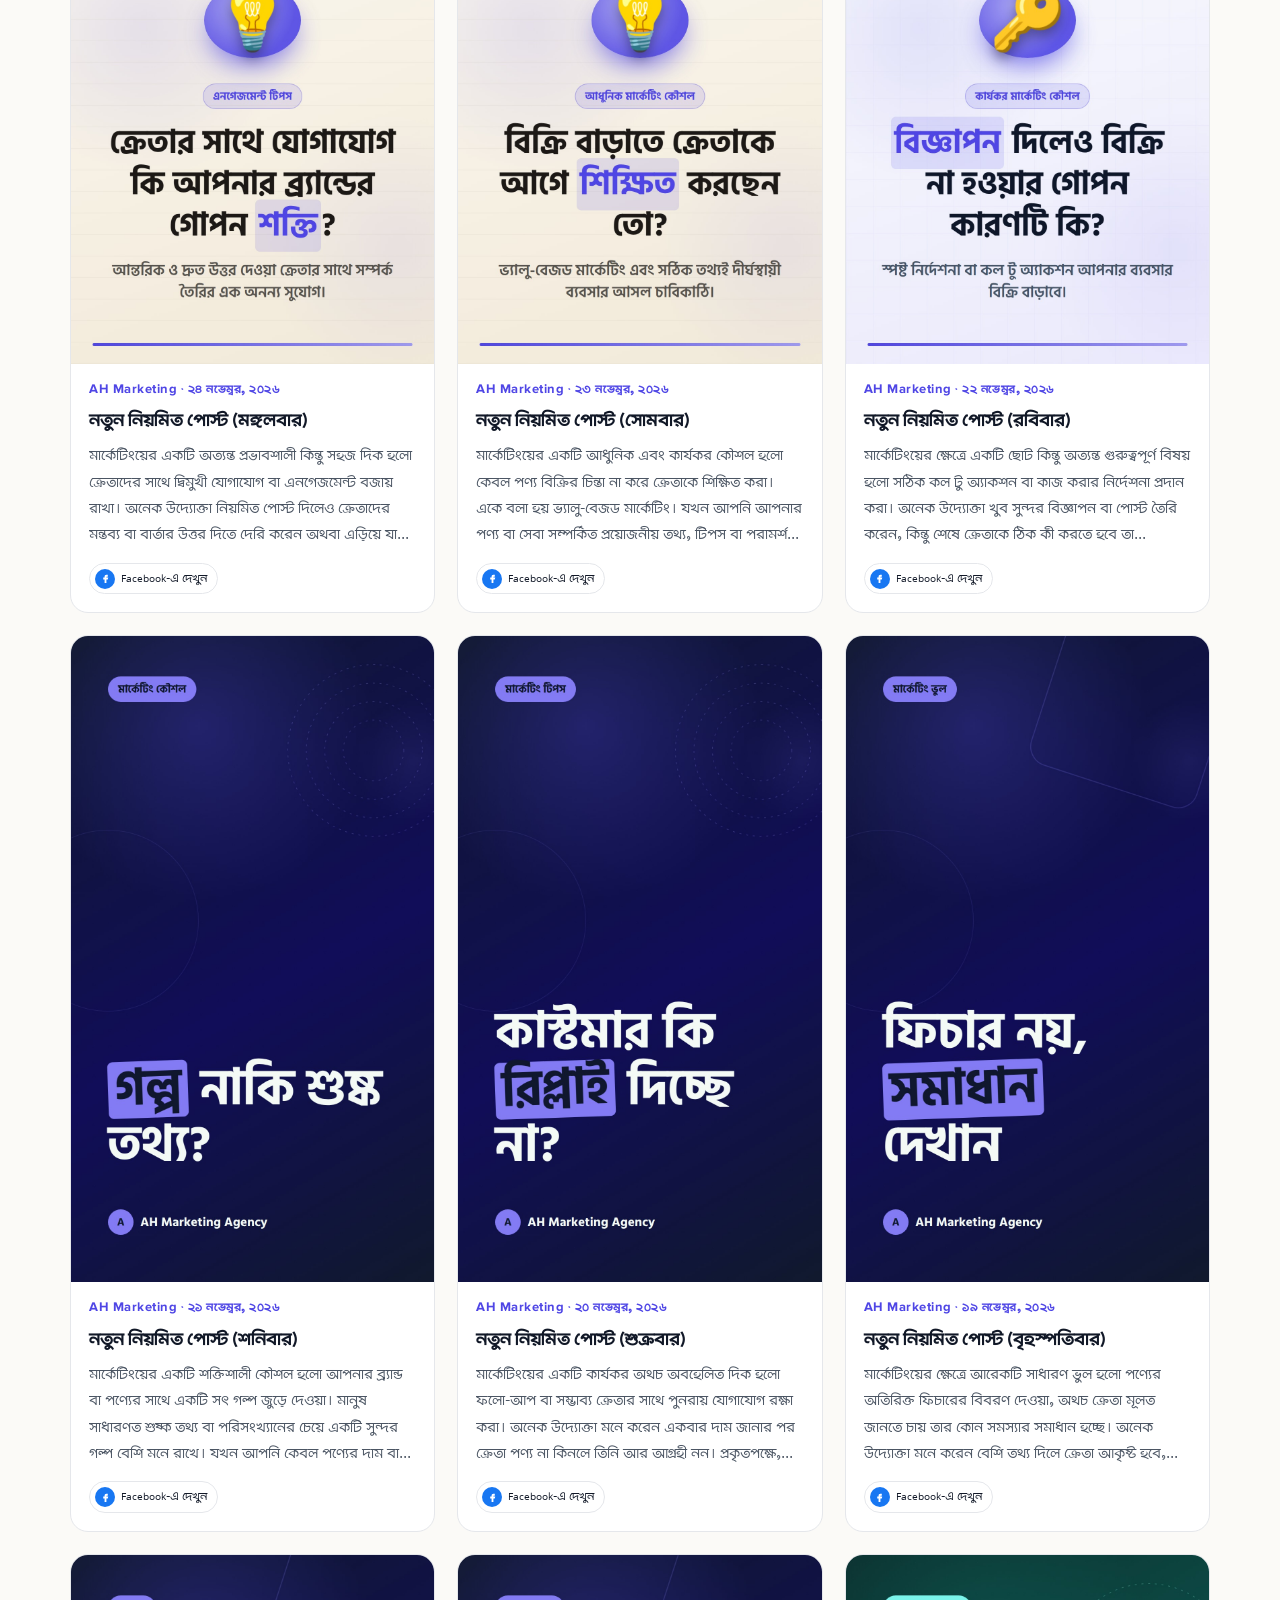
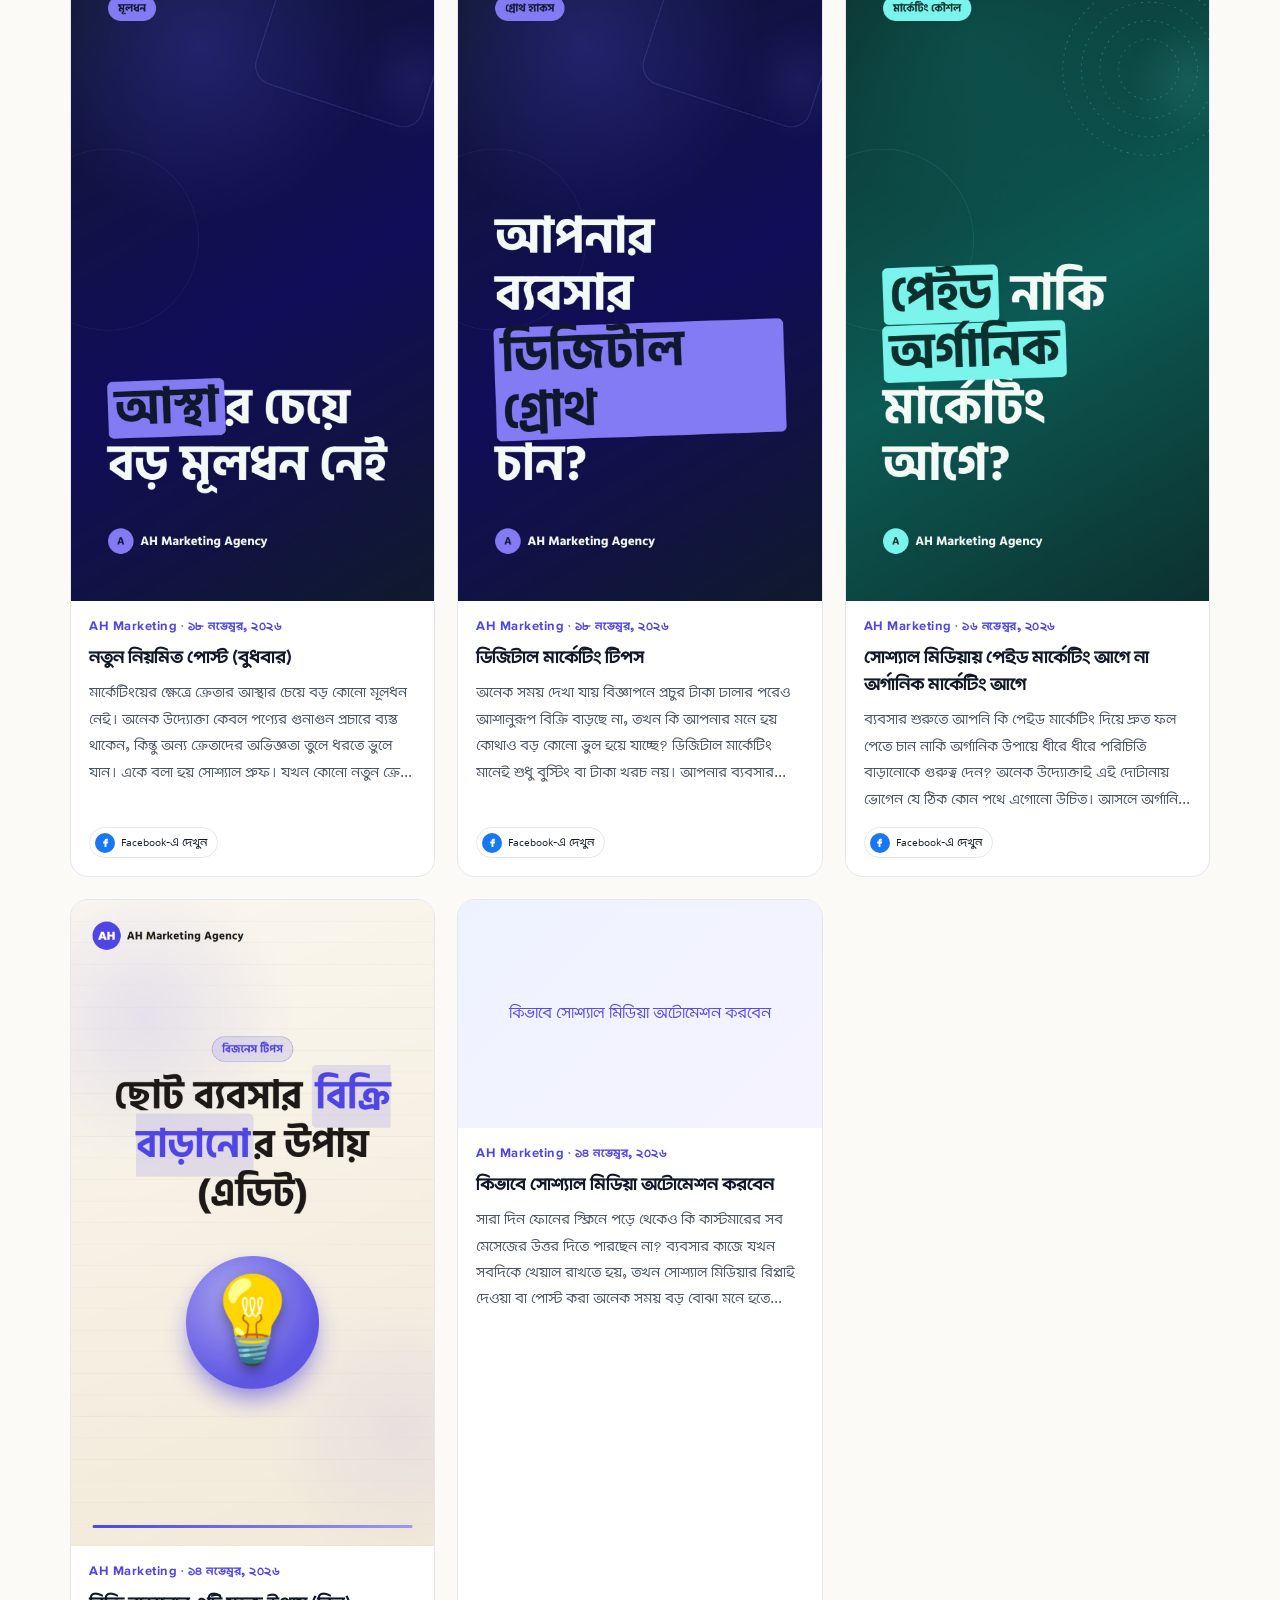
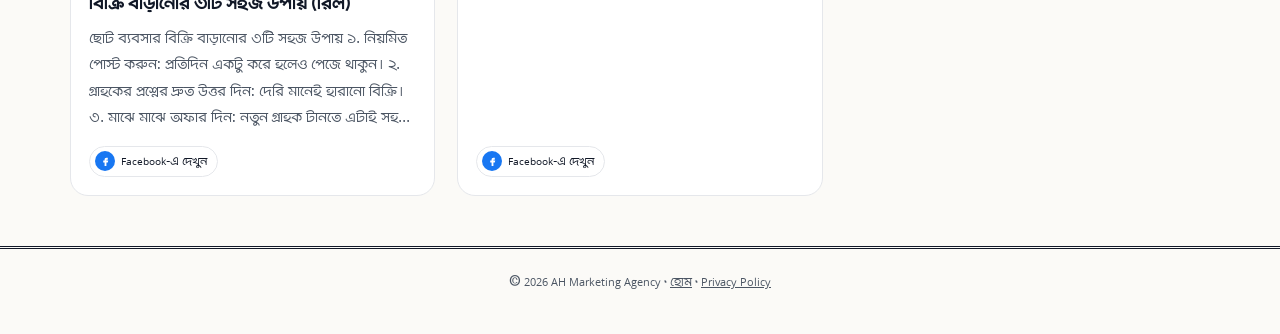
<file: news.html>
<!DOCTYPE html>
<html lang="bn"><head><meta charset="utf-8"><meta name="viewport" content="width=device-width,initial-scale=1">
<title>বার্তা · AH Marketing Agency</title>
<meta name="description" content="AH Marketing Agency এর খবর, টিপস আর সোশ্যাল মিডিয়া পোস্ট: ই-পেপার আকারে এক জায়গায়।">
<link rel="icon" href="logo.svg">
<link href="https://fonts.googleapis.com/css2?family=Noto+Serif+Bengali:wght@600;800&family=Hind+Siliguri:wght@400;500;600&family=Poppins:wght@500;700&display=swap" rel="stylesheet">
<style>
@font-face{font-family:"UN Bangla";src:url("/fonts/UNBangla-Regular.ttf") format("truetype");font-weight:400;font-display:swap}@font-face{font-family:"UN Bangla";src:url("/fonts/UNBangla-Bold.ttf") format("truetype");font-weight:600 800;font-display:swap}
:root{--ink:#111827;--sub:#4b5563;--mute:#9ca3af;--line:#e5e7eb;--paper:#fbfaf7;--card:#fff;--p:#4f46e5;--p2:#7c3aed;--r:18px}
*{box-sizing:border-box}html,body{margin:0}body{background:var(--paper);color:var(--ink);font-family:"UN Bangla",Poppins,sans-serif;font-size:16px;line-height:1.65}
a{color:inherit}
.wrap{max-width:1180px;margin:0 auto;padding:0 20px}
.top{background:#0f172a;color:#cbd5e1;font-size:13px}.top .wrap{display:flex;justify-content:space-between;align-items:center;gap:10px;min-height:38px;flex-wrap:wrap}
.top nav{display:flex;gap:6px 16px;flex-wrap:wrap}.top nav a{text-decoration:none;color:#e2e8f0}.top nav a:hover{color:#fff}
.mast{border-bottom:3px double var(--ink);padding:26px 0 14px;text-align:center}
.mast .brand{display:inline-flex;align-items:center;gap:14px;text-decoration:none}
.mast img{width:54px;height:54px}
.mast h1{margin:0;font-family:"UN Bangla",serif;font-weight:800;font-size:clamp(34px,6vw,64px);letter-spacing:-.01em;line-height:1.1}
.mast .tag{margin:8px 0 0;color:var(--sub);font-size:15px}
.bar{display:flex;justify-content:space-between;align-items:center;gap:12px;flex-wrap:wrap;border-bottom:1px solid var(--ink);padding:10px 0;font-size:14px}
.bar .date{font-weight:600}
.soc{display:flex;gap:8px;flex-wrap:wrap;align-items:center}.soc span{color:var(--sub);margin-right:4px}
.ic{width:34px;height:34px;border-radius:50%;display:inline-grid;place-items:center;color:#fff;text-decoration:none;transition:transform .15s}
.ic:hover{transform:translateY(-2px)}.ic svg{width:17px;height:17px;fill:currentColor}
.chips{display:flex;gap:8px;flex-wrap:wrap;margin:18px 0 0}.chips button{border:1px solid var(--line);background:#fff;border-radius:99px;padding:6px 14px;font:inherit;font-size:14px;cursor:pointer}
.chips button.on{background:var(--ink);color:#fff;border-color:var(--ink)}
.lead{display:grid;grid-template-columns:1.25fr 1fr;gap:28px;margin:26px 0 8px;padding-bottom:28px;border-bottom:1px solid var(--line);cursor:pointer}
.lead .media{border-radius:var(--r);overflow:hidden;background:linear-gradient(135deg,var(--p),var(--p2));min-height:280px;display:grid;place-items:center}
.lead .media img,.lead .media iframe{width:100%;height:100%;object-fit:cover;border:0;display:block;aspect-ratio:16/10}
.ph{color:#fff;font-family:"UN Bangla",serif;font-size:22px;padding:28px;text-align:center;opacity:.95}
.kick{display:inline-block;font-size:12.5px;font-weight:600;letter-spacing:.04em;color:var(--p)}
.lead h2{font-family:"UN Bangla",serif;font-size:clamp(26px,3.4vw,40px);line-height:1.25;margin:8px 0 12px}
.lead p{color:var(--sub);font-size:17px;margin:0;display:-webkit-box;-webkit-line-clamp:6;-webkit-box-orient:vertical;overflow:hidden}
.meta{font-size:13px;color:var(--mute);margin-top:12px}
.sec{display:flex;align-items:center;gap:12px;margin:30px 0 16px;font-family:"UN Bangla",serif;font-size:22px;font-weight:800}
.sec::after{content:"";flex:1;height:2px;background:var(--ink)}
.grid{display:grid;grid-template-columns:repeat(auto-fill,minmax(320px,1fr));gap:22px}
.card{background:var(--card);border:1px solid var(--line);border-radius:var(--r);overflow:hidden;display:flex;flex-direction:column;cursor:pointer;transition:transform .2s,box-shadow .2s}
.card:hover{transform:translateY(-3px);box-shadow:0 18px 40px -24px rgba(15,23,42,.35)}
.card .media{aspect-ratio:16/10;background:linear-gradient(135deg,#eef2ff,#f5f3ff);display:grid;place-items:center}
.card .media img{width:100%;height:100%;object-fit:cover;display:block}
.card .ph{color:var(--p);font-size:18px}
.card .b{padding:16px 18px 18px;display:flex;flex-direction:column;gap:8px;flex:1}
.card h3{margin:0;font-family:"UN Bangla",serif;font-size:20px;line-height:1.35}
.card p{margin:0;color:var(--sub);display:-webkit-box;-webkit-line-clamp:4;-webkit-box-orient:vertical;overflow:hidden}
.links{display:flex;gap:6px;flex-wrap:wrap;margin-top:auto;padding-top:6px}
.lk{display:inline-flex;align-items:center;gap:6px;font-size:13px;text-decoration:none;border:1px solid var(--line);border-radius:99px;padding:4px 10px 4px 5px;background:#fff}
.lk i{width:20px;height:20px;border-radius:50%;display:grid;place-items:center;color:#fff}.lk i svg{width:11px;height:11px;fill:currentColor}
.empty{color:var(--sub);text-align:center;padding:60px 0}
.rd{position:fixed;inset:0;z-index:50;background:rgba(15,23,42,.55);display:flex;justify-content:center;align-items:flex-start;overflow:auto;padding:30px 14px}
.rd article{background:#fff;max-width:760px;width:100%;border-radius:22px;overflow:hidden;box-shadow:0 30px 80px rgba(0,0,0,.35)}
.rd .media img,.rd .media iframe{width:100%;aspect-ratio:16/9;object-fit:cover;border:0;display:block}
.rd .in{padding:26px 30px 30px}.rd h2{font-family:"UN Bangla",serif;font-size:clamp(24px,3vw,34px);line-height:1.3;margin:6px 0 14px}
.rd .txt{white-space:pre-line;font-size:17.5px;line-height:1.85;color:#1f2937}
.rd .x{position:sticky;top:0;float:right;margin:12px;border:0;background:#fff;border-radius:50%;width:40px;height:40px;font-size:20px;cursor:pointer;box-shadow:0 4px 14px rgba(0,0,0,.2)}
.share{display:flex;gap:8px;flex-wrap:wrap;margin-top:20px;padding-top:16px;border-top:1px solid var(--line);align-items:center;font-size:14px;color:var(--sub)}
.share button,.share a{font:inherit;font-size:13.5px;border:1px solid var(--line);background:#fff;border-radius:99px;padding:6px 12px;cursor:pointer;text-decoration:none;color:var(--ink)}
footer{margin-top:50px;border-top:3px double var(--ink);padding:22px 0 40px;text-align:center;color:var(--sub);font-size:14px}
@media (max-width:820px){.lead{grid-template-columns:1fr;gap:16px}.lead .media{min-height:200px}.bar{justify-content:center;text-align:center}.rd .in{padding:20px}}
</style></head><body>
<div class="top"><div class="wrap"><span>AH Marketing Agency · ই-পেপার</span><nav><a href="/">হোম</a><a href="/#services">সার্ভিস</a><a href="/#pricing">প্যাকেজ</a><a href="/news.html">নিউজ</a><a href="/#contact">যোগাযোগ</a><a href="/en/" lang="en">English</a></nav></div></div>
<div class="wrap">
  <header class="mast"><a class="brand" href="index.html"><img src="logo.svg" alt="AH Marketing লোগো"><h1>AH Marketing বার্তা</h1></a>
    <p class="tag">ডিজিটাল মার্কেটিং, সোশ্যাল মিডিয়া আর ব্যবসার টিপস: প্রতিদিন</p></header>
  <div class="bar"><span class="date" id="today"></span><div class="soc" id="soc"><span>আমাদের অনুসরণ করুন:</span></div></div>
  <div class="chips" id="chips"></div>
  <main id="feed"><p class="empty">লোড হচ্ছে…</p></main>
</div>
<footer><div class="wrap">© <span id="yr"></span> AH Marketing Agency · <a href="index.html">হোম</a> · <a href="privacy.html">Privacy Policy</a></div></footer>
<script>
(function(){
  /* আমাদের সোশ্যাল মিডিয়া: নতুন অ্যাকাউন্ট হলে এখানে যোগ করুন */
  var SOCIALS=[
    {n:"Facebook",u:"https://www.facebook.com/itisahmarketing"},
    {n:"YouTube",u:"https://www.youtube.com/channel/UC0poQdKvEh8jRjeVHDTuGUg"}
  ];
  var P={
    Facebook:["#1877f2","M14 8h3V4h-3c-2.8 0-4 1.7-4 4.3V10H7v4h3v8h4v-8h3l1-4h-4V8.6c0-.4.3-.6.7-.6z"],
    YouTube:["#ff0000","M23 7.2a3 3 0 0 0-2.1-2.1C19 4.6 12 4.6 12 4.6s-7 0-8.9.5A3 3 0 0 0 1 7.2 31 31 0 0 0 .5 12 31 31 0 0 0 1 16.8a3 3 0 0 0 2.1 2.1c1.9.5 8.9.5 8.9.5s7 0 8.9-.5a3 3 0 0 0 2.1-2.1A31 31 0 0 0 23.5 12a31 31 0 0 0-.5-4.8zM9.7 15.1V8.9L15.5 12z"],
    Instagram:["#e1306c","M12 7a5 5 0 1 0 0 10 5 5 0 0 0 0-10zm0 8.2A3.2 3.2 0 1 1 12 8.8a3.2 3.2 0 0 1 0 6.4zM17.3 5.4a1.2 1.2 0 1 0 0 2.4 1.2 1.2 0 0 0 0-2.4zM12 2c2.7 0 3 0 4.1.1 4.2.2 5.6 1.6 5.8 5.8.1 1.1.1 1.4.1 4.1s0 3-.1 4.1c-.2 4.2-1.6 5.6-5.8 5.8-1.1.1-1.4.1-4.1.1s-3 0-4.1-.1C3.7 21.7 2.3 20.3 2.1 16.1 2 15 2 14.7 2 12s0-3 .1-4.1C2.3 3.7 3.7 2.3 7.9 2.1 9 2 9.3 2 12 2z"],
    LinkedIn:["#0a66c2","M4.98 3.5a2.5 2.5 0 1 1 0 5 2.5 2.5 0 0 1 0-5zM3 9.5h4V21H3zM9.5 9.5h3.8v1.6h.1c.5-1 1.8-2 3.8-2 4 0 4.8 2.6 4.8 6V21h-4v-5.2c0-1.2 0-2.8-1.7-2.8s-2 1.3-2 2.7V21h-4z"],
    Bluesky:["#0085ff","M5.2 3.6C7.9 5.6 10.8 9.7 12 11.9c1.2-2.2 4.1-6.3 6.8-8.3 1.9-1.4 5.2-2.6 5.2 1 0 .7-.4 6-.7 6.9-.9 3.2-4.2 4-7.1 3.5 5.1.9 6.4 3.7 3.6 6.6-5.3 5.4-7.6-1.4-8.2-3.1L12 18l-.4.5c-.6 1.7-2.9 8.5-8.2 3.1-2.8-2.9-1.5-5.7 3.6-6.6-2.9.5-6.2-.3-7.1-3.5C-.4 10.6 0 5.3 0 4.6c0-3.6 3.3-2.4 5.2-1z"],
    TikTok:["#111111","M16.5 2c.3 2.4 1.7 3.9 4 4v3.1a7 7 0 0 1-4-1.3v6.6c0 4.3-3.4 6.6-6.6 6.6-3.6 0-6.4-2.8-6.4-6.3 0-3.9 3.4-6.8 7.5-6.2v3.4c-1.9-.6-4 .7-4 2.8 0 1.7 1.3 2.9 2.9 2.9 1.8 0 3.1-1.3 3.1-3.3V2z"],
    X:["#000000","M17.8 3h3.3l-7.2 8.2L22.3 21h-6.6l-5.2-6.8L4.6 21H1.3l7.7-8.8L1 3h6.8l4.7 6.2zm-1.2 16h1.8L7.5 4.9H5.5z"],
    Telegram:["#229ed9","M21.5 3.6 2.9 10.8c-1.3.5-1.3 1.2-.2 1.6l4.8 1.5 1.8 5.6c.2.6.4.8.9.8s.6-.2.9-.5l2.2-2.1 4.6 3.4c.8.5 1.4.2 1.6-.8l3-14.3c.3-1.3-.5-1.8-1.3-1.5zM9.6 14.2l8.7-5.5c.4-.3.8-.1.5.2l-7.3 6.6-.3 3.2z"]
  };
  var esc=function(s){return String(s==null?"":s).replace(/[&<>"']/g,function(c){return{"&":"&amp;","<":"&lt;",">":"&gt;",'"':"&quot;","'":"&#39;"}[c];});};
  var ico=function(n){var k=Object.keys(P).filter(function(x){return String(n).toLowerCase().indexOf(x.toLowerCase())===0;})[0];return k?P[k]:null;};
  var svg=function(p){return '<svg viewBox="0 0 24 24" aria-hidden="true"><path d="'+p[1]+'"/></svg>';};
  var dt=function(d){return d?new Date(d).toLocaleDateString("bn-BD",{day:"numeric",month:"long",year:"numeric"}):"";};
  document.getElementById("today").textContent=new Date().toLocaleDateString("bn-BD",{weekday:"long",day:"numeric",month:"long",year:"numeric"});
  document.getElementById("yr").textContent=new Date().getFullYear();
  document.getElementById("soc").insertAdjacentHTML("beforeend",SOCIALS.map(function(s){var p=ico(s.n)||["#475569",""];return '<a class="ic" style="background:'+p[0]+'" href="'+esc(s.u)+'" target="_blank" rel="noopener" title="'+esc(s.n)+'" aria-label="'+esc(s.n)+'">'+(p[1]?svg(p):esc(s.n[0]))+'</a>';}).join(""));
  var cur=new URLSearchParams(location.search).get("page")||"", all=[];
  var media=function(p,big){ if(p.yt) return big?'<iframe loading="lazy" src="https://www.youtube.com/embed/'+esc(p.yt)+'" allowfullscreen></iframe>':'<img loading="lazy" src="https://i.ytimg.com/vi/'+esc(p.yt)+'/hqdefault.jpg" alt="">';
    if(p.img) return '<img loading="lazy" src="'+esc(p.img)+'" alt="">'; return '<div class="ph">'+esc(p.title||"AH Marketing")+'</div>'; };
  var links=function(p){return (p.links||[]).map(function(l){var c=ico(l.name);return '<a class="lk" href="'+esc(l.url)+'" target="_blank" rel="noopener" onclick="event.stopPropagation()">'+(c?'<i style="background:'+c[0]+'">'+svg(c)+'</i>':'')+esc(l.name)+'-এ দেখুন</a>';}).join("");};
  function open(p){
    var u=location.href.split("#")[0]+"#"+p.id, w=document.createElement("div"); w.className="rd";
    w.innerHTML='<article><button class="x" aria-label="বন্ধ">✕</button>'+((p.img||p.yt)?'<div class="media">'+media(p,true)+'</div>':'')+'<div class="in"><span class="kick">'+esc(p.page||"")+'</span><h2>'+esc(p.title||"")+'</h2><div class="meta">'+esc(dt(p.date))+'</div><div class="txt">'+esc(p.text)+'</div>'
      +(links(p)?'<div class="links" style="margin-top:18px">'+links(p)+'</div>':'')
      +'<div class="share">শেয়ার করুন: <a target="_blank" rel="noopener" href="https://www.facebook.com/sharer/sharer.php?u='+encodeURIComponent(u)+'">Facebook</a><a target="_blank" rel="noopener" href="https://wa.me/?text='+encodeURIComponent((p.title||"")+" "+u)+'">WhatsApp</a><button type="button" data-copy>লিংক কপি</button></div></div></article>';
    document.body.appendChild(w); document.body.style.overflow="hidden"; history.replaceState(null,"","#"+p.id);
    var close=function(){w.remove();document.body.style.overflow="";history.replaceState(null,"",location.pathname+location.search);};
    w.onclick=function(e){if(e.target===w)close();}; w.querySelector(".x").onclick=close;
    w.querySelector("[data-copy]").onclick=function(){try{navigator.clipboard.writeText(u);this.textContent="কপি হয়েছে ✓";}catch(e){}};
  }
  function render(){
    var list=all.filter(function(p){return !cur||p.page===cur;}), f=document.getElementById("feed");
    if(!list.length){f.innerHTML='<p class="empty">এখনো কোনো খবর নেই। শিগগিরই আসছে।</p>';return;}
    var L=list[0], rest=list.slice(1);
    var h='<article class="lead" data-i="0"><div class="media">'+media(L,false)+'</div><div><span class="kick">প্রধান খবর · '+esc(L.page||"")+'</span><h2>'+esc(L.title||"")+'</h2><p>'+esc(L.text)+'</p><div class="meta">'+esc(dt(L.date))+' · পুরো পড়ুন →</div>'+(links(L)?'<div class="links" style="margin-top:12px">'+links(L)+'</div>':'')+'</div></article>';
    if(rest.length) h+='<div class="sec">আরও খবর</div><div class="grid">'+rest.map(function(p,i){return '<article class="card" data-i="'+(i+1)+'"><div class="media">'+media(p,false)+'</div><div class="b"><span class="kick">'+esc(p.page||"")+' · '+esc(dt(p.date))+'</span><h3>'+esc(p.title||"")+'</h3><p>'+esc(p.text)+'</p>'+(links(p)?'<div class="links">'+links(p)+'</div>':'')+'</div></article>';}).join("")+'</div>';
    f.innerHTML=h;
    f.querySelectorAll("[data-i]").forEach(function(a){a.onclick=function(){open(list[+a.dataset.i]);};});
  }
  function chips(){
    var pages=[];all.forEach(function(p){if(p.page&&pages.indexOf(p.page)===-1)pages.push(p.page);});
    var c=document.getElementById("chips"); if(pages.length<2){c.innerHTML="";return;}
    c.innerHTML=['<button type="button" data-p="">সব</button>'].concat(pages.map(function(n){return '<button type="button" data-p="'+esc(n)+'">'+esc(n)+'</button>';})).join("");
    c.querySelectorAll("button").forEach(function(b){b.classList.toggle("on",b.dataset.p===cur);b.onclick=function(){cur=b.dataset.p;chips();render();};});
  }
  fetch("posts.json?v="+Date.now()).then(function(r){return r.json();}).then(function(j){all=Array.isArray(j)?j:[];chips();render();
      var h=location.hash.slice(1); if(h){var p=all.filter(function(x){return x.id===h;})[0]; if(p) open(p);} })
    .catch(function(){document.getElementById("feed").innerHTML='<p class="empty">এখনো কোনো খবর নেই।</p>';});
})();
</script>
</body></html>
</file>
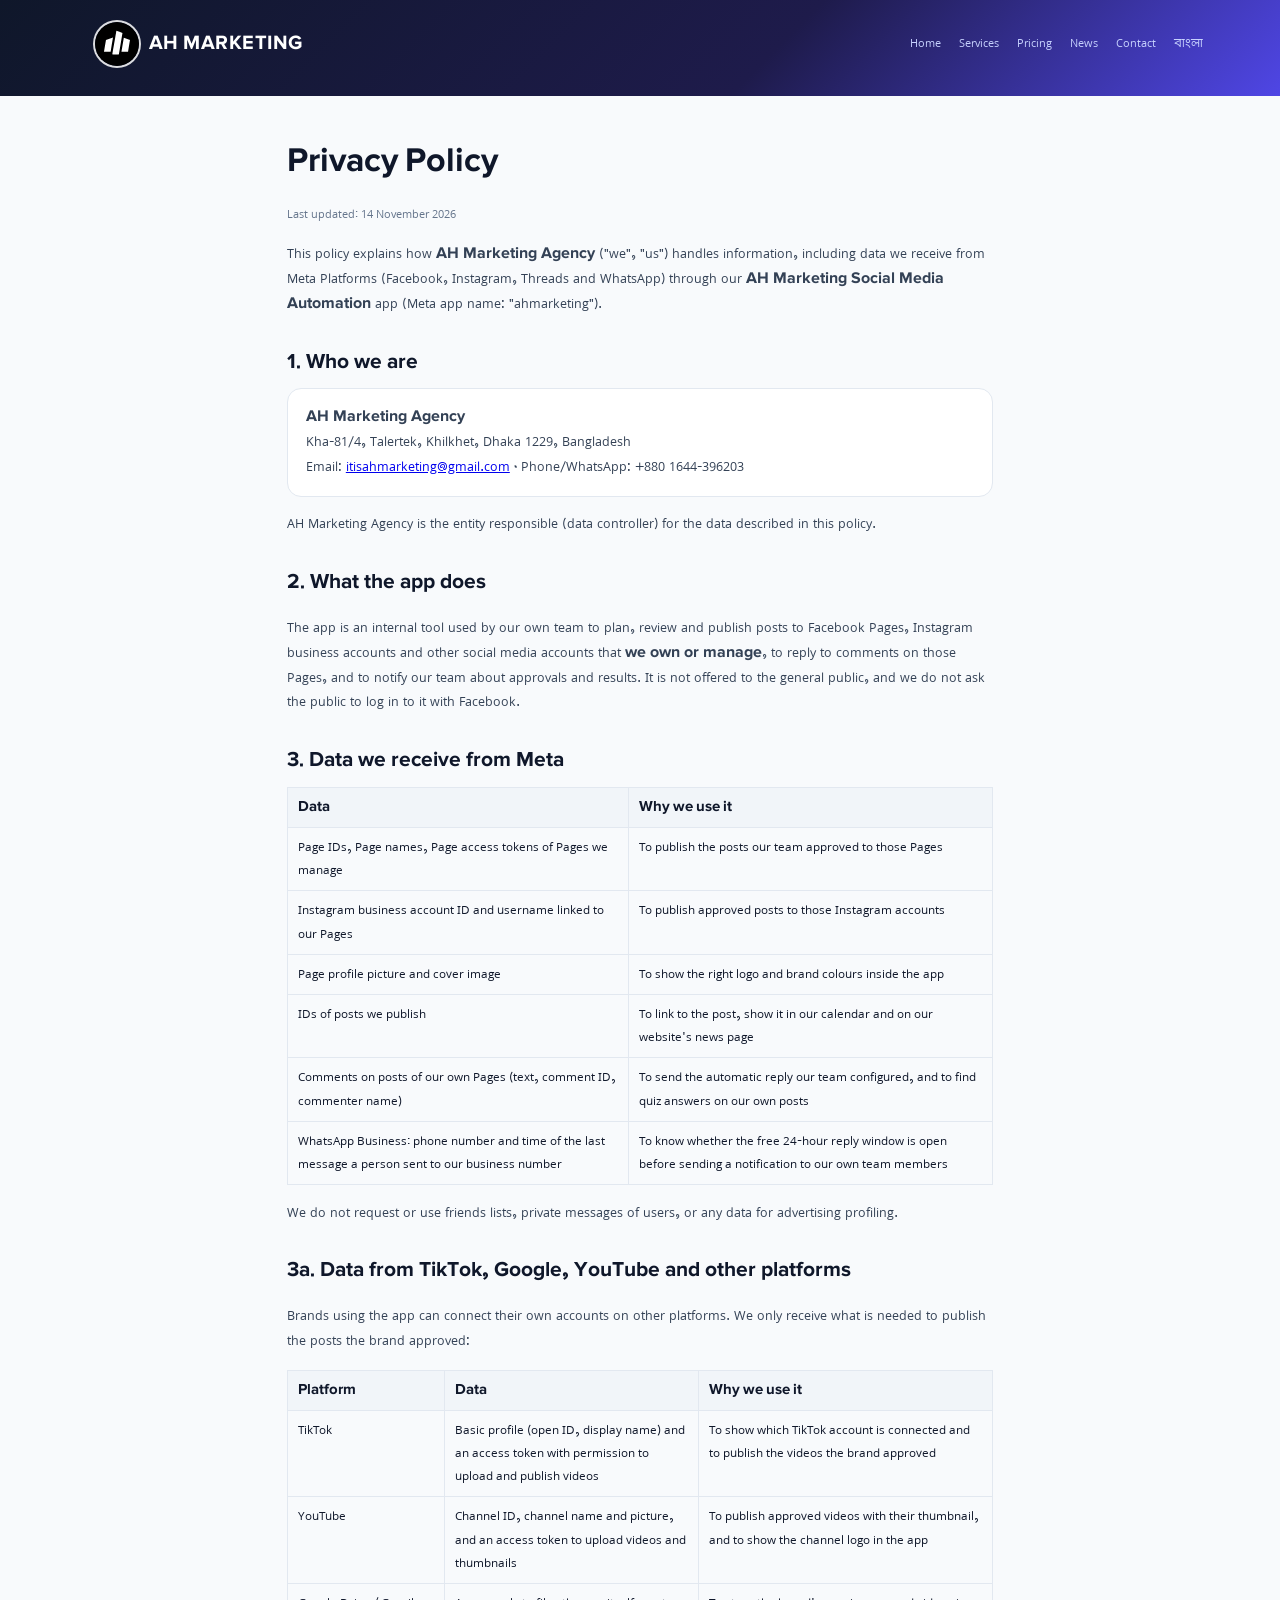
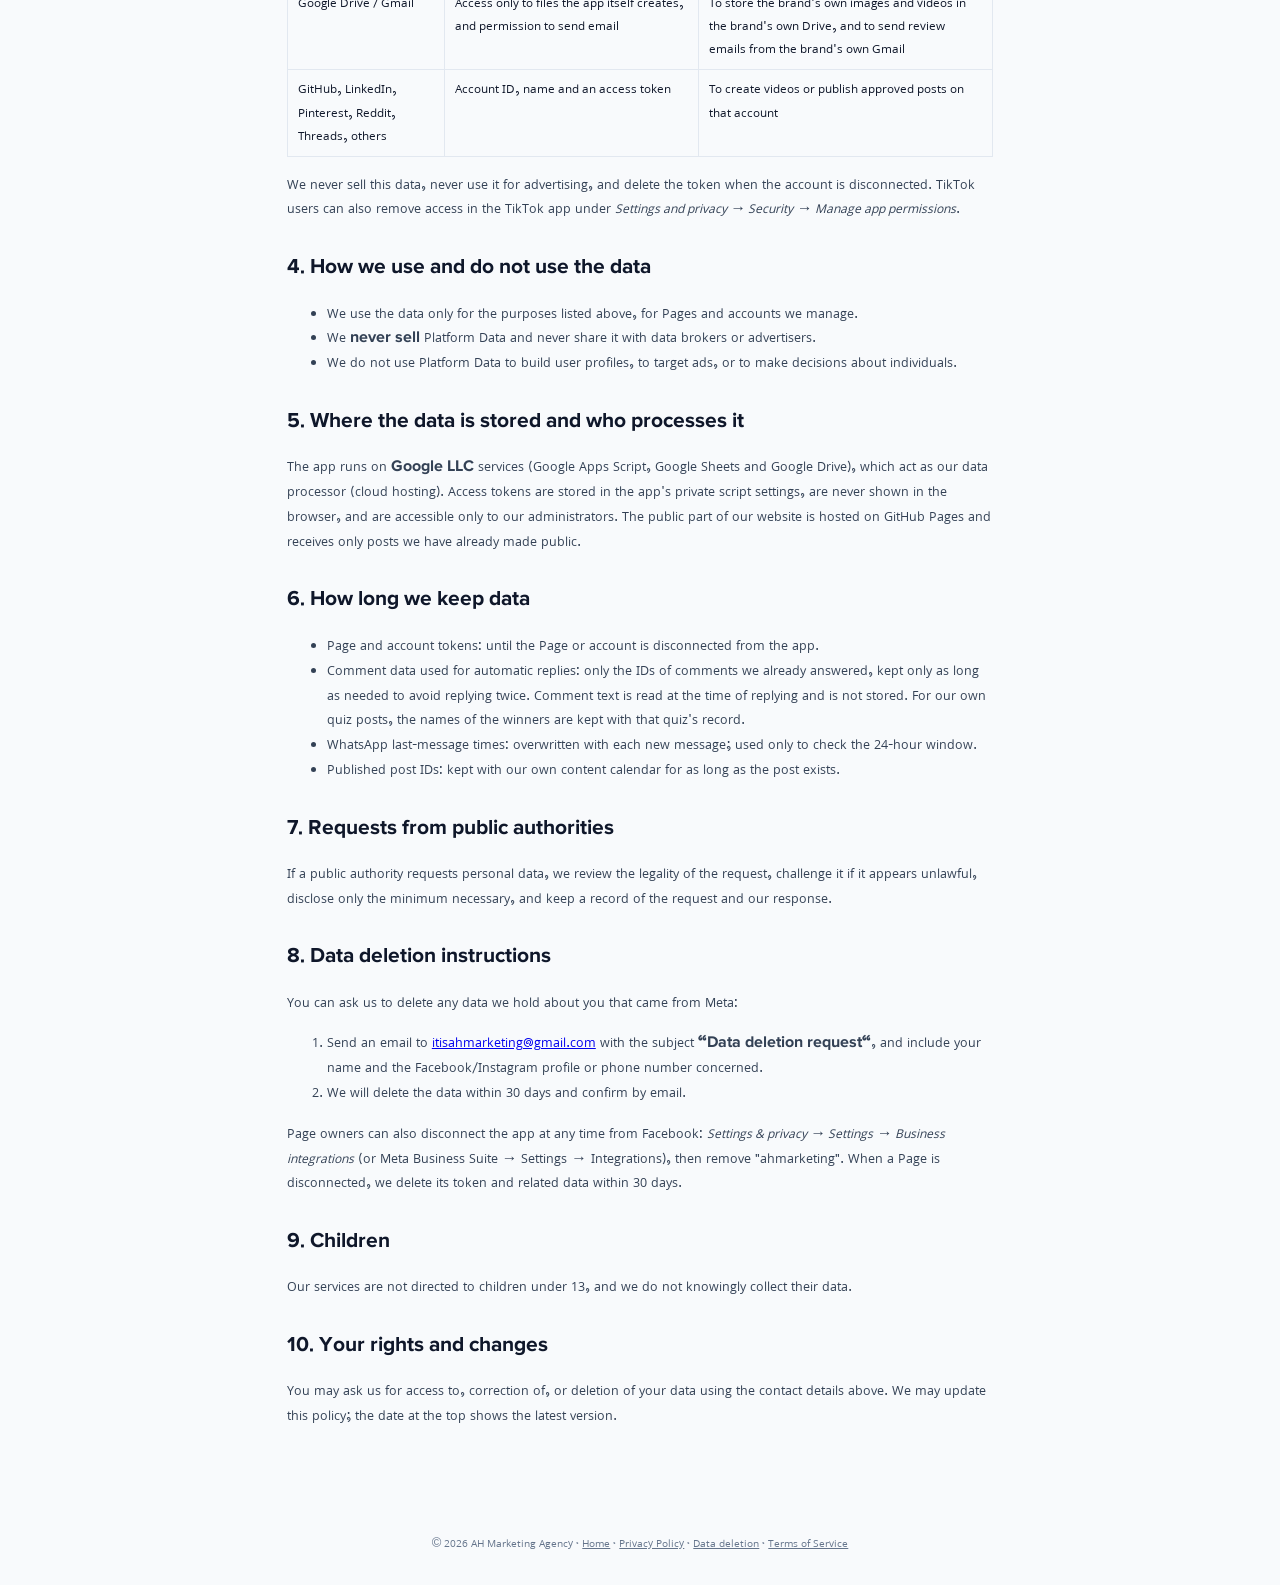
<file: privacy.html>
<!DOCTYPE html>
<html lang="en"><head><meta charset="utf-8"><meta name="viewport" content="width=device-width,initial-scale=1">
<title>Privacy Policy · AH Marketing Agency</title>
<meta name="description" content="Privacy Policy and data deletion instructions for AH Marketing Agency and the AH Marketing Social Media Automation app.">
<link rel="icon" href="logo.svg"><link rel="stylesheet" href="style.css">
<style>
.doc{max-width:860px;margin:0 auto;padding:40px 6vw 60px}.doc h1{font-size:34px;margin:0 0 6px}.doc h2{font-size:21px;margin:30px 0 8px}
.doc p,.doc li{color:#334155;font-size:15.5px}.doc .upd{color:#64748b;font-size:14px}.doc table{border-collapse:collapse;width:100%;font-size:14.5px}
.doc th,.doc td{border:1px solid #e2e8f0;padding:8px 10px;text-align:left;vertical-align:top}.doc th{background:#f1f5f9}
.box{background:#fff;border:1px solid #e2e8f0;border-radius:14px;padding:16px 18px}
</style></head><body>
<header style="padding-bottom:30px"><nav><a class="brand" href="index.html" style="color:#fff;text-decoration:none"><img src="logo.svg" class="lg" alt="AH Marketing logo">AH MARKETING</a><div><a href="/en/">Home</a><a href="/en/#services">Services</a><a href="/en/#pricing">Pricing</a><a href="/news.html">News</a><a href="/en/#contact">Contact</a><a href="/" lang="bn">বাংলা</a></div></nav></header>
<main class="doc">
<h1>Privacy Policy</h1>
<p class="upd">Last updated: 14 November 2026</p>

<p>This policy explains how <b>AH Marketing Agency</b> ("we", "us") handles information, including data we receive from Meta Platforms (Facebook, Instagram, Threads and WhatsApp) through our <b>AH Marketing Social Media Automation</b> app (Meta app name: "ahmarketing").</p>

<h2>1. Who we are</h2>
<div class="box"><p style="margin:0"><b>AH Marketing Agency</b><br>Kha-81/4, Talertek, Khilkhet, Dhaka 1229, Bangladesh<br>Email: <a href="mailto:itisahmarketing@gmail.com">itisahmarketing@gmail.com</a> · Phone/WhatsApp: +880 1644-396203</p></div>
<p>AH Marketing Agency is the entity responsible (data controller) for the data described in this policy.</p>

<h2>2. What the app does</h2>
<p>The app is an internal tool used by our own team to plan, review and publish posts to Facebook Pages, Instagram business accounts and other social media accounts that <b>we own or manage</b>, to reply to comments on those Pages, and to notify our team about approvals and results. It is not offered to the general public, and we do not ask the public to log in to it with Facebook.</p>

<h2>3. Data we receive from Meta</h2>
<table>
<tr><th>Data</th><th>Why we use it</th></tr>
<tr><td>Page IDs, Page names, Page access tokens of Pages we manage</td><td>To publish the posts our team approved to those Pages</td></tr>
<tr><td>Instagram business account ID and username linked to our Pages</td><td>To publish approved posts to those Instagram accounts</td></tr>
<tr><td>Page profile picture and cover image</td><td>To show the right logo and brand colours inside the app</td></tr>
<tr><td>IDs of posts we publish</td><td>To link to the post, show it in our calendar and on our website's news page</td></tr>
<tr><td>Comments on posts of our own Pages (text, comment ID, commenter name)</td><td>To send the automatic reply our team configured, and to find quiz answers on our own posts</td></tr>
<tr><td>WhatsApp Business: phone number and time of the last message a person sent to our business number</td><td>To know whether the free 24-hour reply window is open before sending a notification to our own team members</td></tr>
</table>
<p>We do not request or use friends lists, private messages of users, or any data for advertising profiling.</p>

<h2>3a. Data from TikTok, Google, YouTube and other platforms</h2>
<p>Brands using the app can connect their own accounts on other platforms. We only receive what is needed to publish the posts the brand approved:</p>
<table>
<tr><th>Platform</th><th>Data</th><th>Why we use it</th></tr>
<tr><td>TikTok</td><td>Basic profile (open ID, display name) and an access token with permission to upload and publish videos</td><td>To show which TikTok account is connected and to publish the videos the brand approved</td></tr>
<tr><td>YouTube</td><td>Channel ID, channel name and picture, and an access token to upload videos and thumbnails</td><td>To publish approved videos with their thumbnail, and to show the channel logo in the app</td></tr>
<tr><td>Google Drive / Gmail</td><td>Access only to files the app itself creates, and permission to send email</td><td>To store the brand's own images and videos in the brand's own Drive, and to send review emails from the brand's own Gmail</td></tr>
<tr><td>GitHub, LinkedIn, Pinterest, Reddit, Threads, others</td><td>Account ID, name and an access token</td><td>To create videos or publish approved posts on that account</td></tr>
</table>
<p>We never sell this data, never use it for advertising, and delete the token when the account is disconnected. TikTok users can also remove access in the TikTok app under <i>Settings and privacy → Security → Manage app permissions</i>.</p>

<h2>4. How we use and do not use the data</h2>
<ul>
<li>We use the data only for the purposes listed above, for Pages and accounts we manage.</li>
<li>We <b>never sell</b> Platform Data and never share it with data brokers or advertisers.</li>
<li>We do not use Platform Data to build user profiles, to target ads, or to make decisions about individuals.</li>
</ul>

<h2>5. Where the data is stored and who processes it</h2>
<p>The app runs on <b>Google LLC</b> services (Google Apps Script, Google Sheets and Google Drive), which act as our data processor (cloud hosting). Access tokens are stored in the app's private script settings, are never shown in the browser, and are accessible only to our administrators. The public part of our website is hosted on GitHub Pages and receives only posts we have already made public.</p>

<h2>6. How long we keep data</h2>
<ul>
<li>Page and account tokens: until the Page or account is disconnected from the app.</li>
<li>Comment data used for automatic replies: only the IDs of comments we already answered, kept only as long as needed to avoid replying twice. Comment text is read at the time of replying and is not stored. For our own quiz posts, the names of the winners are kept with that quiz's record.</li>
<li>WhatsApp last-message times: overwritten with each new message; used only to check the 24-hour window.</li>
<li>Published post IDs: kept with our own content calendar for as long as the post exists.</li>
</ul>

<h2>7. Requests from public authorities</h2>
<p>If a public authority requests personal data, we review the legality of the request, challenge it if it appears unlawful, disclose only the minimum necessary, and keep a record of the request and our response.</p>

<h2 id="data-deletion">8. Data deletion instructions</h2>
<p>You can ask us to delete any data we hold about you that came from Meta:</p>
<ol>
<li>Send an email to <a href="mailto:itisahmarketing@gmail.com?subject=Data%20deletion%20request">itisahmarketing@gmail.com</a> with the subject <b>"Data deletion request"</b>, and include your name and the Facebook/Instagram profile or phone number concerned.</li>
<li>We will delete the data within 30 days and confirm by email.</li>
</ol>
<p>Page owners can also disconnect the app at any time from Facebook: <i>Settings &amp; privacy → Settings → Business integrations</i> (or Meta Business Suite → Settings → Integrations), then remove "ahmarketing". When a Page is disconnected, we delete its token and related data within 30 days.</p>

<h2>9. Children</h2>
<p>Our services are not directed to children under 13, and we do not knowingly collect their data.</p>

<h2>10. Your rights and changes</h2>
<p>You may ask us for access to, correction of, or deletion of your data using the contact details above. We may update this policy; the date at the top shows the latest version.</p>
</main>
<footer>© 2026 AH Marketing Agency · <a href="index.html">Home</a> · <a href="privacy.html">Privacy Policy</a> · <a href="privacy.html#data-deletion">Data deletion</a> · <a href="terms.html">Terms of Service</a></footer>
</body></html>
</file>
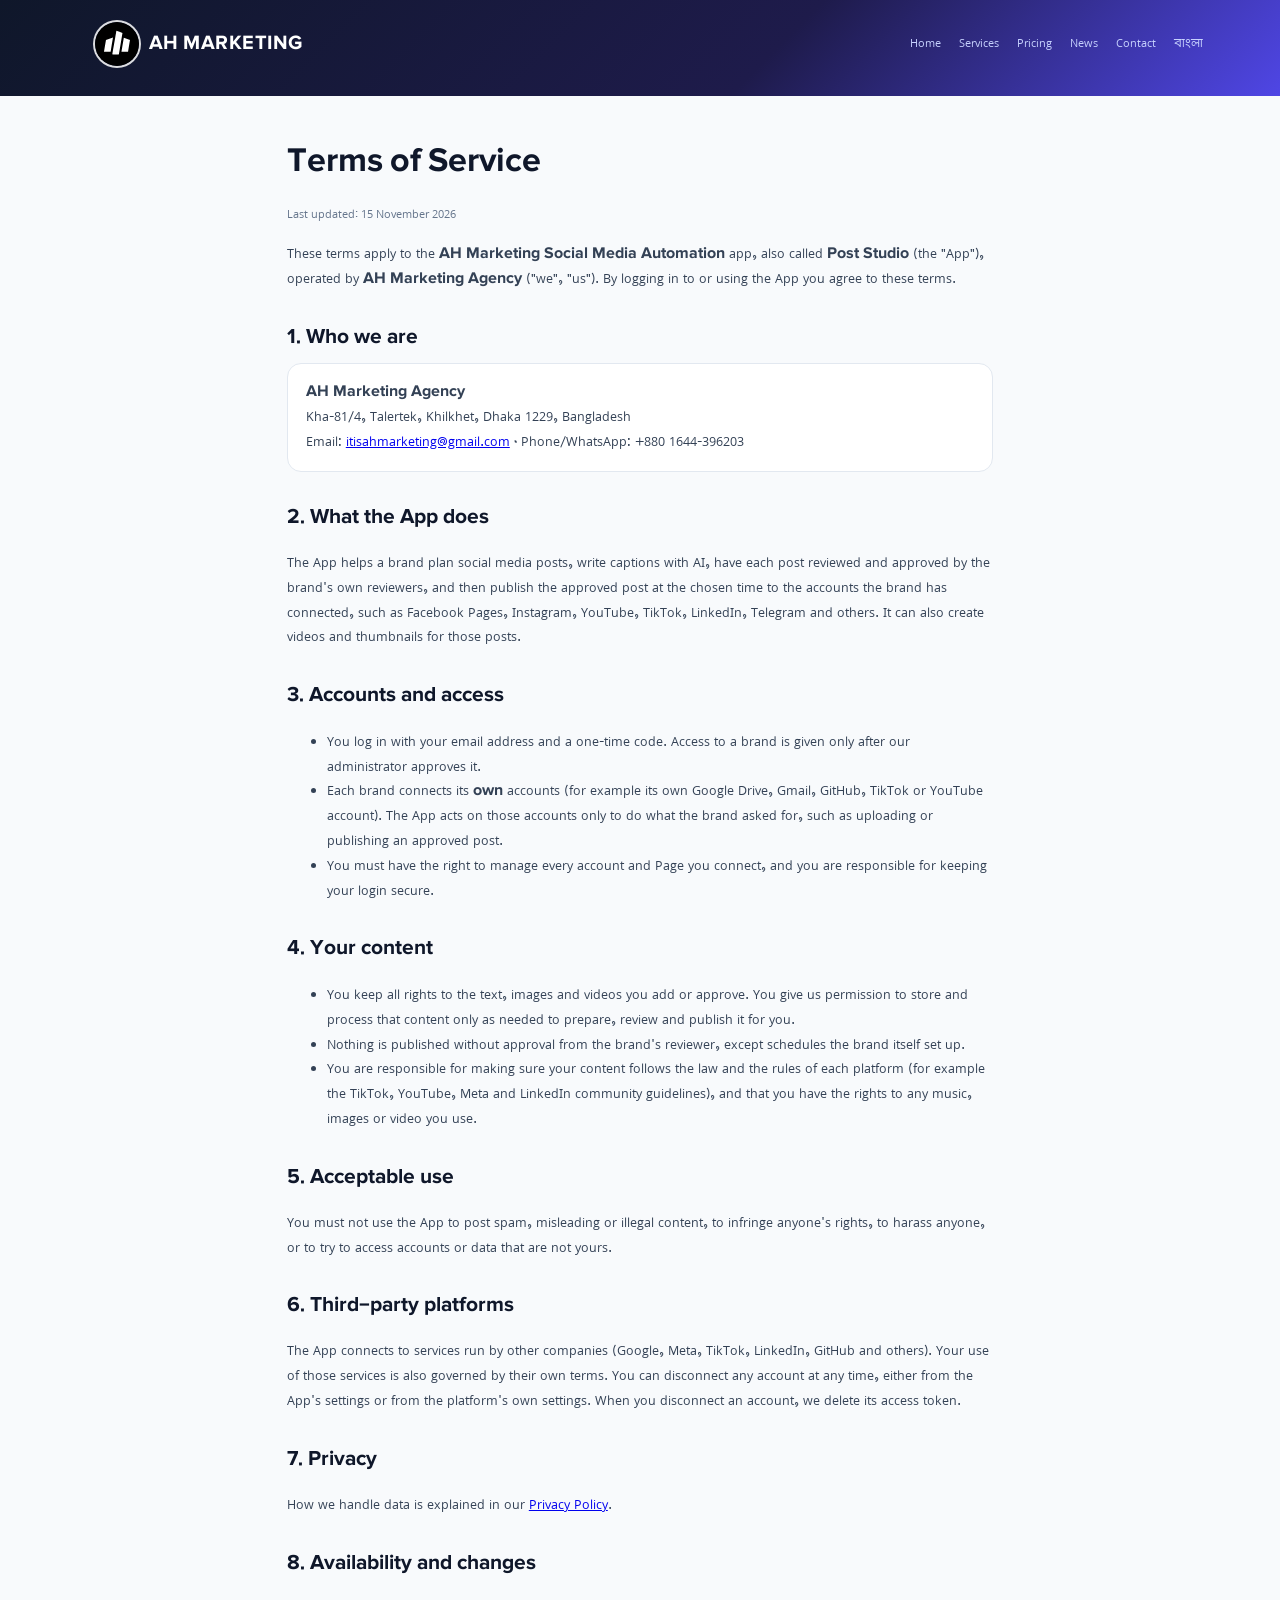
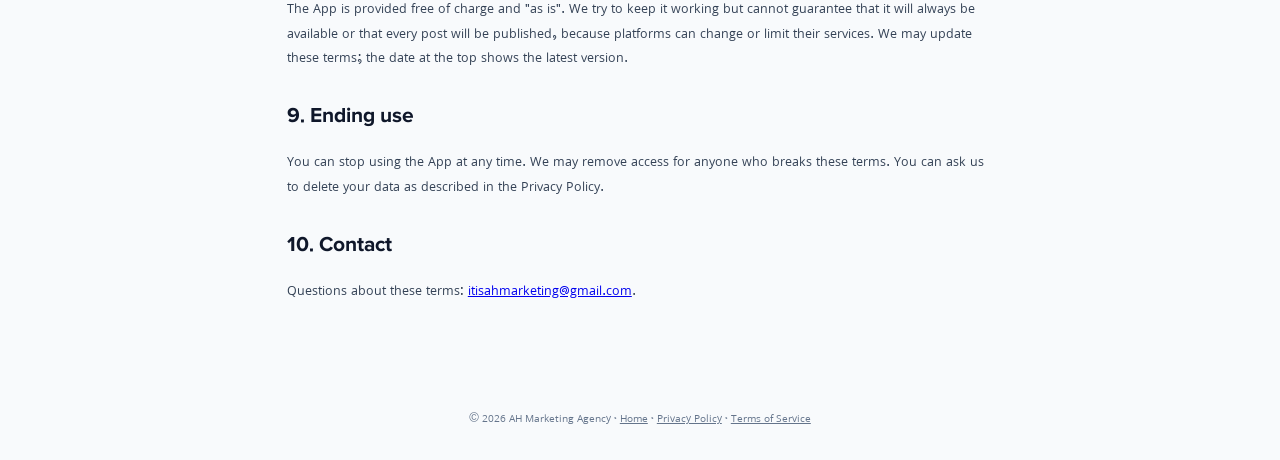
<file: terms.html>
<!DOCTYPE html>
<html lang="en"><head><meta charset="utf-8"><meta name="viewport" content="width=device-width,initial-scale=1">
<title>Terms of Service · AH Marketing Agency</title>
<meta name="description" content="Terms of Service for the AH Marketing Social Media Automation app (Post Studio).">
<link rel="icon" href="logo.svg"><link rel="stylesheet" href="style.css">
<style>
.doc{max-width:860px;margin:0 auto;padding:40px 6vw 60px}.doc h1{font-size:34px;margin:0 0 6px}.doc h2{font-size:21px;margin:30px 0 8px}
.doc p,.doc li{color:#334155;font-size:15.5px}.doc .upd{color:#64748b;font-size:14px}
.box{background:#fff;border:1px solid #e2e8f0;border-radius:14px;padding:16px 18px}
</style></head><body>
<header style="padding-bottom:30px"><nav><a class="brand" href="index.html" style="color:#fff;text-decoration:none"><img src="logo.svg" class="lg" alt="AH Marketing logo">AH MARKETING</a><div><a href="/en/">Home</a><a href="/en/#services">Services</a><a href="/en/#pricing">Pricing</a><a href="/news.html">News</a><a href="/en/#contact">Contact</a><a href="/" lang="bn">বাংলা</a></div></nav></header>
<main class="doc">
<h1>Terms of Service</h1>
<p class="upd">Last updated: 15 November 2026</p>

<p>These terms apply to the <b>AH Marketing Social Media Automation</b> app, also called <b>Post Studio</b> (the "App"), operated by <b>AH Marketing Agency</b> ("we", "us"). By logging in to or using the App you agree to these terms.</p>

<h2>1. Who we are</h2>
<div class="box"><p style="margin:0"><b>AH Marketing Agency</b><br>Kha-81/4, Talertek, Khilkhet, Dhaka 1229, Bangladesh<br>Email: <a href="mailto:itisahmarketing@gmail.com">itisahmarketing@gmail.com</a> · Phone/WhatsApp: +880 1644-396203</p></div>

<h2>2. What the App does</h2>
<p>The App helps a brand plan social media posts, write captions with AI, have each post reviewed and approved by the brand's own reviewers, and then publish the approved post at the chosen time to the accounts the brand has connected, such as Facebook Pages, Instagram, YouTube, TikTok, LinkedIn, Telegram and others. It can also create videos and thumbnails for those posts.</p>

<h2>3. Accounts and access</h2>
<ul>
<li>You log in with your email address and a one-time code. Access to a brand is given only after our administrator approves it.</li>
<li>Each brand connects its <b>own</b> accounts (for example its own Google Drive, Gmail, GitHub, TikTok or YouTube account). The App acts on those accounts only to do what the brand asked for, such as uploading or publishing an approved post.</li>
<li>You must have the right to manage every account and Page you connect, and you are responsible for keeping your login secure.</li>
</ul>

<h2>4. Your content</h2>
<ul>
<li>You keep all rights to the text, images and videos you add or approve. You give us permission to store and process that content only as needed to prepare, review and publish it for you.</li>
<li>Nothing is published without approval from the brand's reviewer, except schedules the brand itself set up.</li>
<li>You are responsible for making sure your content follows the law and the rules of each platform (for example the TikTok, YouTube, Meta and LinkedIn community guidelines), and that you have the rights to any music, images or video you use.</li>
</ul>

<h2>5. Acceptable use</h2>
<p>You must not use the App to post spam, misleading or illegal content, to infringe anyone's rights, to harass anyone, or to try to access accounts or data that are not yours.</p>

<h2>6. Third-party platforms</h2>
<p>The App connects to services run by other companies (Google, Meta, TikTok, LinkedIn, GitHub and others). Your use of those services is also governed by their own terms. You can disconnect any account at any time, either from the App's settings or from the platform's own settings. When you disconnect an account, we delete its access token.</p>

<h2>7. Privacy</h2>
<p>How we handle data is explained in our <a href="privacy.html">Privacy Policy</a>.</p>

<h2>8. Availability and changes</h2>
<p>The App is provided free of charge and "as is". We try to keep it working but cannot guarantee that it will always be available or that every post will be published, because platforms can change or limit their services. We may update these terms; the date at the top shows the latest version.</p>

<h2>9. Ending use</h2>
<p>You can stop using the App at any time. We may remove access for anyone who breaks these terms. You can ask us to delete your data as described in the Privacy Policy.</p>

<h2>10. Contact</h2>
<p>Questions about these terms: <a href="mailto:itisahmarketing@gmail.com">itisahmarketing@gmail.com</a>.</p>
</main>
<footer>© 2026 AH Marketing Agency · <a href="index.html">Home</a> · <a href="privacy.html">Privacy Policy</a> · <a href="terms.html">Terms of Service</a></footer>
</body></html>
</file>
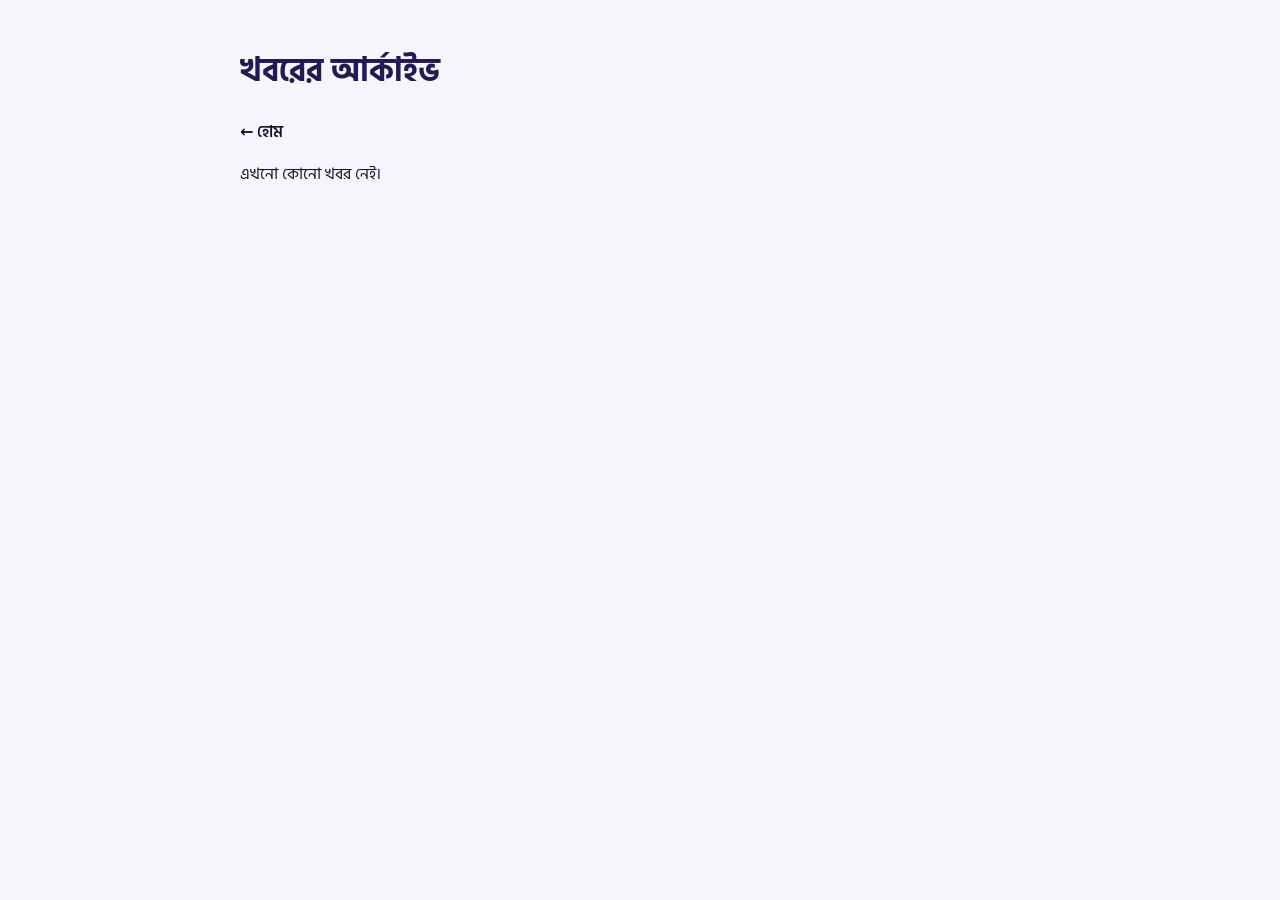
<file: khobor/archive.html>
<!doctype html><html lang="bn"><head><meta charset="utf-8"><meta name="viewport" content="width=device-width,initial-scale=1"><title>আর্কাইভ — AH Marketing News</title><style>body{font-family:"Hind Siliguri",system-ui,sans-serif;max-width:800px;margin:0 auto;padding:24px;color:#16132a;background:#f6f5fb}h1{color:#241a52}h2{color:#4a2fb0;border-bottom:1px solid #e5e2f1;padding-bottom:6px;margin-top:28px}ul{list-style:none;padding:0}li{padding:7px 0;border-bottom:1px solid #eee}a{color:#16132a;text-decoration:none;font-weight:600}.d{color:#6c6886;font-size:12px;float:right}</style><link href="https://fonts.googleapis.com/css2?family=Hind+Siliguri:wght@400;600;700&display=swap" rel="stylesheet"></head><body><h1>খবরের আর্কাইভ</h1><p><a href="./">← হোম</a></p><p>এখনো কোনো খবর নেই।</p></body></html>
</file>
<file: style.css>
@font-face{font-family:"UN Bangla";src:url("/fonts/UNBangla-Regular.ttf") format("truetype");font-weight:400;font-display:swap}@font-face{font-family:"UN Bangla";src:url("/fonts/UNBangla-Bold.ttf") format("truetype");font-weight:600 800;font-display:swap}
:root{--p:#4F46E5;--d:#0F172A;--h:#38BDF8}
*{box-sizing:border-box}body{margin:0;font-family:"UN Bangla",Poppins,sans-serif;color:#0f172a;background:#f8fafc;line-height:1.6}
.bn{font-family:"UN Bangla",sans-serif}
header{background:linear-gradient(135deg,var(--d),#1e1b4b 60%,var(--p));color:#fff;padding:22px 6vw 80px}
nav{display:flex;justify-content:space-between;align-items:center}.brand{display:flex;align-items:center;gap:10px;font-weight:700;font-size:20px;letter-spacing:.5px}
.lg{width:44px;height:44px;border-radius:50%;box-shadow:0 0 0 2px rgba(255,255,255,.85)}
nav a{color:#c7d2fe;text-decoration:none;margin-left:18px;font-size:14px}
.hero{display:flex;align-items:center;gap:40px;margin-top:60px;flex-wrap:wrap}.hero .t{max-width:720px;flex:1 1 420px}
.hero .big{width:180px;height:180px;box-shadow:0 0 0 6px rgba(255,255,255,.9),0 30px 60px -20px rgba(56,189,248,.6)}
.hero h1{font-size:clamp(32px,5vw,52px);line-height:1.15;margin:0}.hero h1 span{color:var(--h)}.hero p{color:#cbd5e1;font-size:18px}
.btn{display:inline-block;background:var(--h);color:var(--d);padding:12px 22px;border-radius:12px;font-weight:600;text-decoration:none;margin:8px 10px 0 0}
.btn.o{background:transparent;color:#fff;border:1px solid #64748b}
section{padding:60px 6vw;max-width:1150px;margin:auto}h2{font-size:30px;margin:0 0 8px}.sub{color:#64748b;margin:0 0 28px}
.grid{display:grid;grid-template-columns:repeat(auto-fit,minmax(230px,1fr));gap:18px}
.card{background:#fff;border:1px solid #e2e8f0;border-radius:18px;padding:22px;box-shadow:0 8px 24px -16px rgba(15,23,42,.25)}
.card i{display:block;width:42px;height:42px;border-radius:12px;background:linear-gradient(135deg,var(--h),var(--p));margin-bottom:12px}
.card h3{margin:0 0 6px;font-size:18px}.card p{margin:0;color:#475569;font-size:14.5px}
.contact{background:var(--d);color:#e2e8f0;border-radius:24px;padding:36px;display:flex;gap:28px;align-items:center;flex-wrap:wrap}.contact a{color:var(--h)}.contact .lg{width:96px;height:96px}
footer{text-align:center;color:#64748b;font-size:13px;padding:30px}footer a{color:#64748b}
</file>
